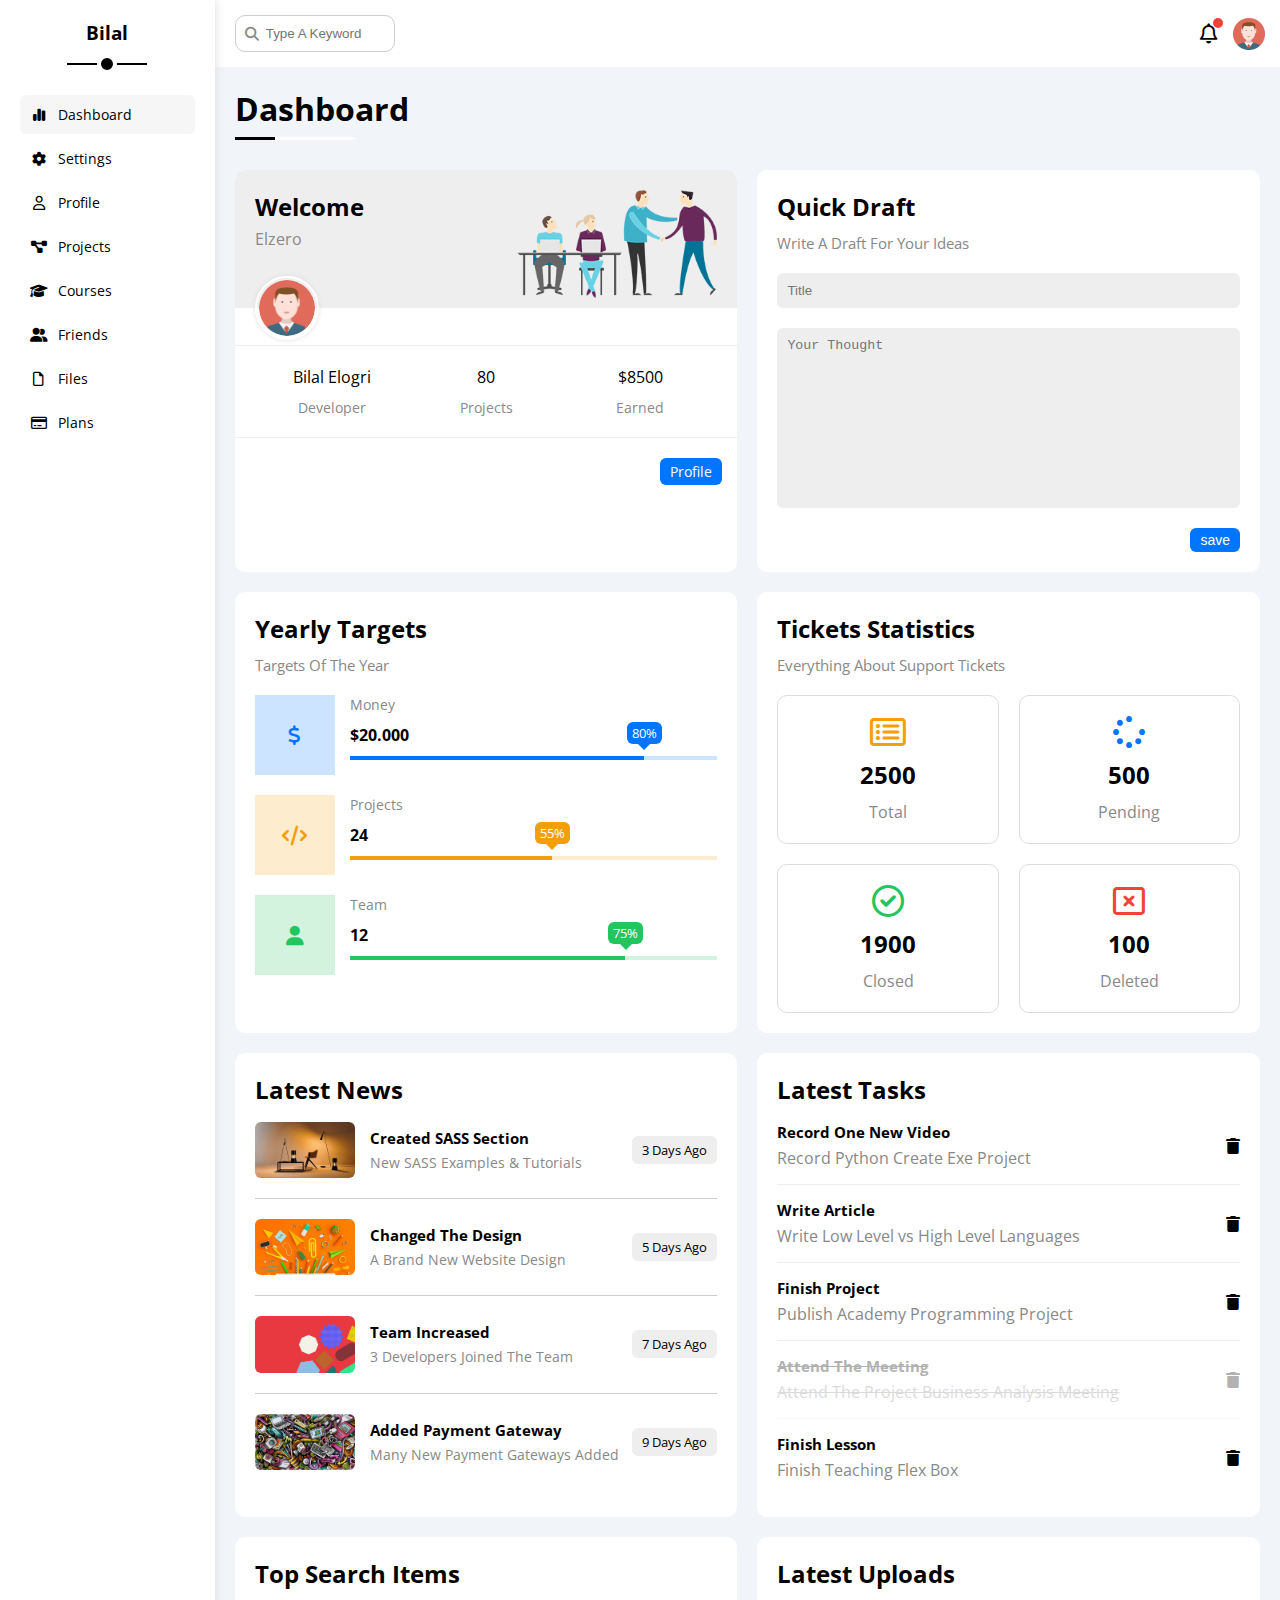
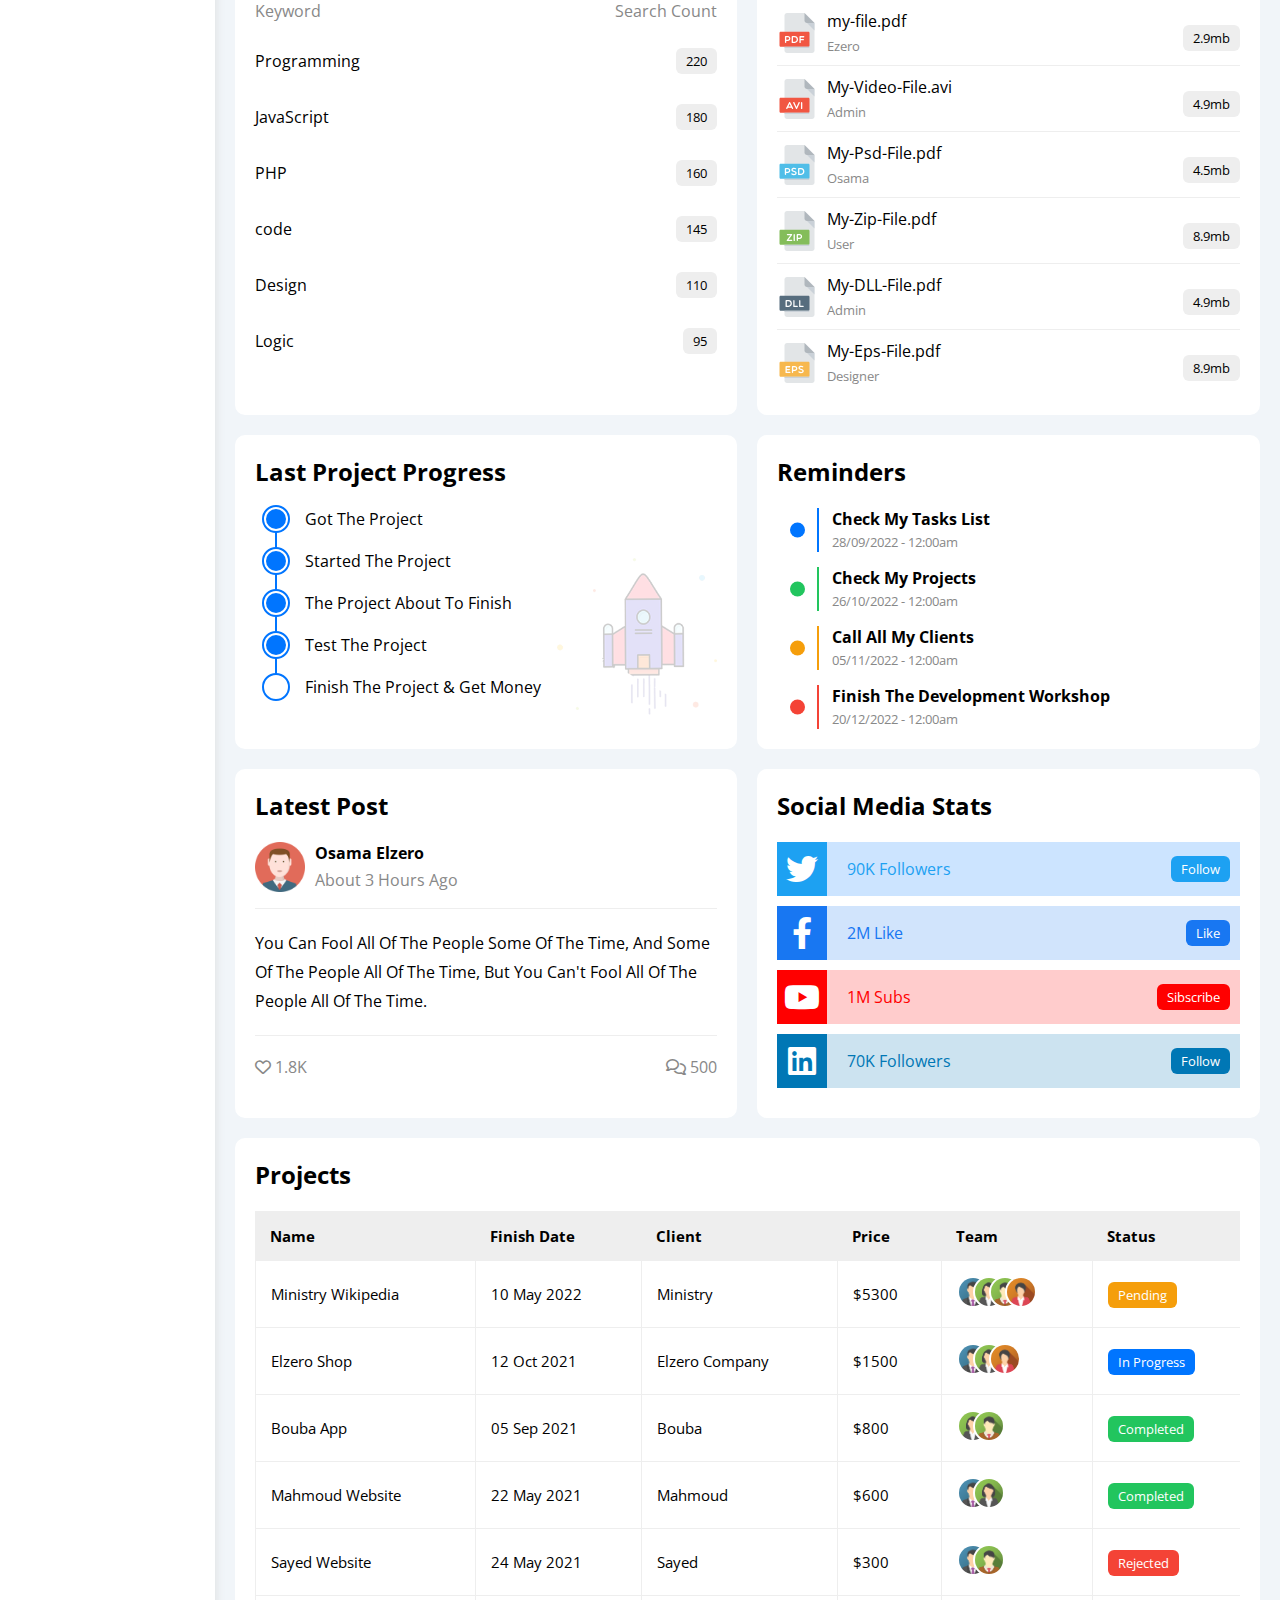
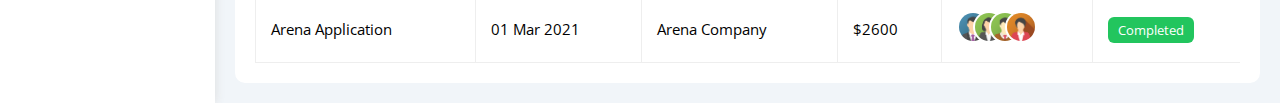
<file: index.html>
<!DOCTYPE html>
<html lang="en">
  <head>
    <meta charset="UTF-8" />
    <meta http-equiv="X-UA-Compatible" content="IE=edge" />
    <meta name="viewport" content="width=device-width, initial-scale=1.0" />
    <title>Dashboard</title>
    <link rel="stylesheet" href="css/all.min.css" />
    <link rel="stylesheet" href="css/framework.css" />
    <link rel="stylesheet" href="css/master.css" />
    <link rel="preconnect" href="https://fonts.googleapis.com" />
    <link rel="preconnect" href="https://fonts.gstatic.com" crossorigin />
    <link href="https://fonts.googleapis.com/css2?family=Open+Sans:wght@300;500&display=swap" rel="stylesheet" />
  </head>
  <body>
    <div class="page d-flex">
      <div class="sidebar bg-white p-20 p-relative">
        <h3 class="p-relative txt-c mt-0">Bilal</h3>
        <ul>
          <li>
            <a class="active d-flex align-center fs-14 c-black rad-6 p-10" href="index.html">
              <i class="fa-solid fa-chart-simple fa-fw"></i>
              <span>Dashboard</span>
            </a>
          </li>
          <li>
            <a class="d-flex align-center fs-14 c-black rad-6 p-10" href="Settings.html">
              <i class="fa-solid fa-gear fa-fw"></i>
              <span>Settings</span>
            </a>
          </li>
          <li>
            <a class="d-flex align-center fs-14 c-black rad-6 p-10" href="Profile.html">
              <i class="fa-regular fa-user fa-fw"></i>
              <span>Profile</span>
            </a>
          </li>
          <li>
            <a class="d-flex align-center fs-14 c-black rad-6 p-10" href="Projects.html">
              <i class="fa-solid fa-diagram-project fa-fw"></i>
              <span>Projects</span>
            </a>
          </li>
          <li>
            <a class="d-flex align-center fs-14 c-black rad-6 p-10" href="Courses.html">
              <i class="fa-solid fa-graduation-cap fa-fw"></i>
              <span>Courses</span>
            </a>
          </li>
          <li>
            <a class="d-flex align-center fs-14 c-black rad-6 p-10" href="Friends.html">
              <i class="fa-solid fa-user-group fa-fw"></i>
              <span>Friends</span>
            </a>
          </li>
          <li>
            <a class="d-flex align-center fs-14 c-black rad-6 p-10" href="Files.html">
              <i class="fa-regular fa-file fa-fw"></i>
              <span>Files</span>
            </a>
          </li>
          <li>
            <a class="d-flex align-center fs-14 c-black rad-6 p-10" href="Plans.html">
              <i class="fa-regular fa-credit-card fa-fw"></i>
              <span>Plans</span>
            </a>
          </li>
        </ul>
      </div>
      <div class="content w-full">
        <!-- start head  -->
        <div class="head bg-white p-15 between-flex">
          <div class="search p-relative">
            <input class="p-10" type="search" placeholder="Type A Keyword">
          </div>
          <div class="icons d-flex align-center">
            <span class="notification p-relative">
              <i class="fa-regular fa-bell fa-lg"></i>
            </span>
            <img src="imgs/avatar.png" alt="">
          </div>
        </div>
        <!-- end head  -->
        <h1 class="p-relative">Dashboard</h1>
        <div class="wrapper d-grid gap-20">
          <!-- start welcome widget -->
          <div class="welcome bg-white rad-10 txt-c-mobile block-mobile">
            <div class="intro p-20 d-flex space-between bg-eee">
              <div>
                <h2 class="m-0">Welcome</h2>
                <p class="c-grey mt-5">Elzero</p>
              </div>
              <img class="hide-mobile" src="imgs/welcome.png" alt="">
            </div>
            <img class="avatar" src="imgs/avatar.png" alt="">
            <div class="body txt-c d-flex p-20 mb-20 block-mobile">
              <div>Bilal Elogri <span class="d-block c-grey fs-14 mt-10">Developer</span></div>
              <div>80<span class="d-block c-grey fs-14 mt-10">Projects</span></div>
              <div>$8500<span class="d-block c-grey fs-14 mt-10">Earned</span></div>
            </div>
            <a href="profile.html" class="visit d-block fs-14 bg-blue c-white w-fit btn-shape">Profile</a>
          </div>
          <!-- end welcome widget -->
          <!-- start quick draft widget -->
          <div class="quick-draft p-20 bg-white rad-10">
            <h2 class="mt-0 mb-10">Quick Draft</h2>
            <p class="fs-15 c-grey mb-20 mt-0">Write A Draft For Your Ideas</p>
            <form action="">
              <input class="d-block mb-20 w-full p-10 b-none bg-eee rad-6" type="text" placeholder="Title">
              <textarea class="d-block mb-20 w-full p-10 b-none bg-eee rad-6" id="" placeholder="Your Thought"></textarea>
              <input class="save d-block fs-14 bg-blue c-white w-fit b-none btn-shape" value="save" type="submit">
            </form>
          </div>
          <!-- end quick draft widget -->
          <!-- Start Targets  -->
          <div class="targets p-20 bg-white rad-10">
            <h2 class="mt-0 mb-10">Yearly Targets</h2>
            <p class="fs-15 c-grey mb-20 mt-0">Targets Of The Year</p>
            <div class="target-row mb-20 d-flex blue">
              <div class="icon center-flex"><i class="fa-solid fa-dollar-sign fa-lg"></i></div>
              <div class="details">
                <span class="fs-14 mb-10 d-block c-grey">Money</span>
                <p class="mt-5 mb-10 fw-bold">$20.000</p>
                <div class="progress w-full p-relative">
                  <span class="blue" style="width: 80%;"><p class="w-fit c-white p-relative rad-6 blue">80%</p></span>
                </div>
              </div>
            </div>
            <div class="target-row mb-20 d-flex orange">
              <div class="icon center-flex"><i class="fa-solid fa-code fa-lg"></i></div>
              <div class="details">
                <span class="fs-14 mb-10 d-block c-grey">Projects</span>
                <p class="mt-5 mb-10 fw-bold">24</p>
                <div class="progress w-full p-relative">               
                  <span class="orange" style="width: 55%;"><p class="w-fit c-white p-relative rad-6 orange">55%</p></span>
                </div>
              </div>
            </div>
            <div class="target-row mb-20 d-flex green">
              <div class="icon center-flex"><i class="fa-solid fa-user fa-lg"></i></div>
              <div class="details">
                <span class="fs-14 mb-10 d-block c-grey">Team</span>
                <p class="mt-5 mb-10 fw-bold">12</p>
                <div class="progress w-full p-relative">                 
                  <span class="green" style="width: 75%;"><p class="w-fit c-white p-relative rad-6 green">75%</p></span>
                </div>
              </div>
            </div>
          </div>
          <!-- end Targets  -->
          <!-- start Tickets  -->
           <div class="tickets p-20 bg-white rad-10">
            <h2 class="mt-0 mb-10">Tickets Statistics</h2>
            <p class="fs-15 c-grey mb-20 mt-0">Everything About Support Tickets</p>
            <div class="holder d-flex gap-20 f-wrap">
              <div class="box txt-c p-20 rad-10">
                <i class="fa-regular fa-rectangle-list fa-2x c-orange mb-10"></i>
                <h2 class="m-0 d-block mb-10">2500</h2>
                <span class="c-grey">Total</span>
              </div>  
              <div class="box txt-c p-20 rad-10">
                <i class="fa-solid fa-spinner fa-2x mb-10 c-blue"></i>
                <h2 class="m-0 d-block mb-10">500</h2>
                <span class="c-grey">Pending</span>
              </div>  
              <div class="box txt-c p-20 rad-10">
                <i class="fa-regular fa-circle-check fa-2x mb-10 c-green"></i>
                <h2 class="m-0 d-block mb-10">1900</h2>
                <span class="c-grey">Closed</span>
              </div>  
              <div class="box txt-c p-20 rad-10">
                <i class="fa-regular fa-rectangle-xmark fa-2x mb-10 c-red"></i>
                <h2 class="m-0 d-block mb-10">100</h2>
                <span class="c-grey">Deleted</span>
              </div>  
            </div>
          </div>
          <!-- end Tickets  -->
          <!-- Start Latest News  -->
           <div class="News p-20 bg-white rad-10 txt-c-mobile">
            <h2 class="mt-0 mb-10">Latest News</h2>
            <ul>
              <li class="d-flex w-full align-center mb-20">
                <img class="rad-6" src="imgs/news-01.png" alt="">
                <div class="info d-block">
                  <h3 class="fs-15 m-0">Created SASS Section</h3>
                  <p class="c-grey fs-14 m-0 mt-5">New SASS Examples & Tutorials</p>
                </div>
                <span class="bg-eee rad-6 fs-13 w-fit">3 Days Ago</span>
              </li>
              <li class="d-flex w-full align-center mb-20">
                <img class="rad-6" src="imgs/news-02.png" alt="">
                <div class="info d-block">
                  <h3 class="fs-15 m-0">Changed The Design</h3>
                  <p class="c-grey fs-14 m-0 mt-5">A Brand New Website Design</p>
                </div>
                <span class="bg-eee rad-6 fs-13 w-fit">5 Days Ago</span>
              </li>
              <li class="d-flex w-full align-center mb-20">
                <img class="rad-6" src="imgs/news-03.png" alt="">
                <div class="info d-block">
                  <h3 class="fs-15 m-0">Team Increased</h3>
                  <p class="c-grey fs-14 m-0 mt-5">3 Developers Joined The Team</p>
                </div>
                <span class="bg-eee rad-6 fs-13 w-fit">7 Days Ago</span>
              </li>
              <li class="d-flex w-full align-center mb-20">
                <img class="rad-6" src="imgs/news-04.png" alt="">
                <div class="info d-block">
                  <h3 class="fs-15 m-0">Added Payment Gateway</h3>
                  <p class="c-grey fs-14 m-0 mt-5">Many New Payment Gateways Added</p>
                </div>
                <span class="bg-eee rad-6 fs-13 w-fit">9 Days Ago</span>
              </li>
            </ul>
           </div>
          <!-- end Latest News  -->
          <!-- Start Tasks  -->
           <div class="tasks bg-white p-20 rad-10">
            <h2 class="mt-0 mb-10">Latest Tasks</h2>
            <ul>
              <li class="between-flex">
                <div class="info">
                  <h3 class="m-0 fs-15">Record One New Video</h3>
                  <span class="mt-5 d-block c-grey">Record Python Create Exe Project</span>
                </div>
                <i class="fa-solid fa-trash"></i>
              </li>
              <li class="between-flex">
                <div class="info">
                  <h3 class="m-0 fs-15">Write Article</h3>
                  <span class="mt-5 d-block c-grey">Write Low Level vs High Level Languages</span>
                </div>
                <i class="fa-solid fa-trash"></i>
              </li>
              <li class="between-flex">
                <div class="info">
                  <h3 class="m-0 fs-15">Finish Project</h3>
                  <span class="mt-5 d-block c-grey">Publish Academy Programming Project</span>
                </div>
                <i class="fa-solid fa-trash"></i>
              </li>
              <li class="active between-flex">
                <div class="info">
                  <h3 class="m-0 fs-15">Attend The Meeting</h3>
                  <span class="mt-5 d-block c-grey">Attend The Project Business Analysis Meeting</span>
                </div>
                <i class="fa-solid fa-trash"></i>
              </li>
              <li class="between-flex">
                <div class="info">
                  <h3 class="m-0 fs-15">Finish Lesson</h3>
                  <span class="mt-5 d-block c-grey">Finish Teaching Flex Box</span>
                </div>
                <i class="fa-solid fa-trash"></i>
              </li>
            </ul>
           </div>
          <!-- end Tasks  -->
           <!-- start top search items -->
            <div class="top-search bg-white p-20 rad-10">
              <h2 class="mt-0 mb-10">Top Search Items</h2>
              <div>
                <div class="c-grey between-flex mt-10">
                  <span class="d-block m-0 mb-10">Keyword</span>
                  <p class="d-block m-0 mb-10">Search Count</p>
                </div>
                <ul>
                  <li class="between-flex mb-30">
                    <p class="d-block m-0 fs-16">Programming</p>
                    <span class="d-block m-0 btn-shape bg-eee fs-13">220</span>
                  </li>
                  <li class="between-flex mb-30">
                    <p class="d-block m-0 fs-16">JavaScript</p>
                    <span class="d-block m-0 btn-shape bg-eee fs-13">180</span>
                  </li>
                  <li class="between-flex mb-30">
                    <p class="d-block m-0 fs-16">PHP</p>
                    <span class="d-block m-0 btn-shape bg-eee fs-13">160</span>
                  </li>
                  <li class="between-flex mb-30">
                    <p class="d-block m-0 fs-16">code</p>
                    <span class="d-block m-0 btn-shape bg-eee fs-13">145</span>
                  </li>
                  <li class="between-flex mb-30">
                    <p class="d-block m-0 fs-16">Design</p>
                    <span class="d-block m-0 btn-shape bg-eee fs-13">110</span>
                  </li>
                  <li class="between-flex mb-30">
                    <p class="d-block m-0 fs-16">Logic</p>
                    <span class="d-block m-0 btn-shape bg-eee fs-13">95</span>
                  </li>
                </ul>
              </div>
            </div>
           <!-- end search items -->
           <!-- Start Latest Uploads -->
            <div class="Latest-Uploads p-20 bg-white rad-10">
              <h2 class="mt-0 mb-20">Latest Uploads</h2>
              <div class="row between-flex">
                <div class="info between-flex pb-10">
                  <img class="mr-10" src="imgs/pdf.svg" alt="">
                  <div>
                    <p class="d-block m-0 fs-16">my-file.pdf</p>
                    <span class="d-block m-0 mt-5 c-grey fs-13">Ezero</span>
                  </div>
                </div>
                <div class="btn-shape bg-eee fs-13">2.9mb</div>
              </div> 
              <div class="row between-flex pt-10">
                <div class="info between-flex pb-10">
                  <img class="mr-10" src="imgs/avi.svg" alt="">
                  <div>
                    <p class="d-block m-0 fs-16">My-Video-File.avi</p>
                    <span class="d-block m-0 mt-5 c-grey fs-13">Admin</span>
                  </div>
                </div>
                <div class="btn-shape bg-eee fs-13">4.9mb</div>
              </div> 
              <div class="row between-flex pt-10">
                <div class="info between-flex pb-10">
                  <img class="mr-10" src="imgs/psd.svg" alt="">
                  <div>
                    <p class="d-block m-0 fs-16">My-Psd-File.pdf</p>
                    <span class="d-block m-0 mt-5 c-grey fs-13">Osama</span>
                  </div>
                </div>
                <div class="btn-shape bg-eee fs-13">4.5mb</div>
              </div>
              <div class="row between-flex pt-10">
                <div class="info between-flex pb-10">
                  <img class="mr-10" src="imgs/zip.svg" alt="">
                  <div>
                    <p class="d-block m-0 fs-16">My-Zip-File.pdf</p>
                    <span class="d-block m-0 mt-5 c-grey fs-13">User</span>
                  </div>
                </div>
                <div class="btn-shape bg-eee fs-13">8.9mb</div>
              </div> 
              <div class="row between-flex pt-10">
                <div class="info between-flex pb-10">
                  <img class="mr-10" src="imgs/dll.svg" alt="">
                  <div>
                    <p class="d-block m-0 fs-16">My-DLL-File.pdf</p>
                    <span class="d-block m-0 mt-5 c-grey fs-13">Admin</span>
                  </div>
                </div>
                <div class="btn-shape bg-eee fs-13">4.9mb</div>
              </div> 
              <div class="row between-flex pt-10">
                <div class="info between-flex pb-10">
                  <img class="mr-10" src="imgs/eps.svg" alt="">
                  <div>
                    <p class="d-block m-0 fs-16">My-Eps-File.pdf</p>
                    <span class="d-block m-0 mt-5 c-grey fs-13">Designer</span>
                  </div>
                </div>
                <div class="btn-shape bg-eee fs-13">8.9mb</div>
              </div> 
            </div>
           <!-- end Latest Uploads -->
           <!-- start Last Project -->
            <div class="last-project p-20 bg-white rad-10">
              <h2 class="m-0 mb-10">Last Project Progress</h2>
              <div class="content d-flex space-between p-relative">
                <ul class="m-0 mt-10">
                  <li class="fs-16 p-relative mb-20">Got The Project</li>
                  <li class="fs-16 p-relative mb-20">Started The Project</li>
                  <li class="fs-16 p-relative mb-20">The Project About To Finish</li>
                  <li class="current fs-16 p-relative mb-20">Test The Project</li>
                  <li class="empty fs-16 p-relative mb-20">Finish The Project & Get Money</li>
                </ul>
                <img class="hide-mobile" src="imgs/project.png" alt="">
              </div>
            </div>
           <!-- end Last Project -->
           <!-- Start Reminders -->
            <div class="Reminders p-20 bg-white rad-10">
              <h2 class="mt-0 mb-20">Reminders</h2>
              <ul class="m-0">
                <li class="p-relative blue">
                  <p class="fs-16 m-0 fw-bold">Check My Tasks List</p>
                  <span class="fs-13 c-grey mt-5">28/09/2022 - 12:00am</span>
                </li>
                <li class="mt-15 p-relative green">
                  <p class="fs-16 m-0 fw-bold">Check My Projects</p>
                  <span class="fs-13 c-grey mt-5">26/10/2022 - 12:00am</span>
                </li>
                <li class="mt-15 p-relative orange">
                  <p class="fs-16 m-0 fw-bold">Call All My Clients</p>
                  <span class="fs-13 c-grey mt-5">05/11/2022 - 12:00am</span>
                </li>
                <li class="mt-15 p-relative red">
                  <p class="fs-16 m-0 fw-bold">Finish The Development Workshop</p>
                  <span class="fs-13 c-grey mt-5">20/12/2022 - 12:00am</span>
                </li>
              </ul>
            </div>
           <!-- end Reminders -->
           <!-- Start Latest Post -->
            <div class="Latest-Post p-20 rad-10 bg-white">
              <h2 class="m-0 mb-20">Latest Post</h2>
              <div class="info d-flex">
                <img class="mr-10" src="imgs/avatar.png" alt="">
                <div>
                  <p class="m-0 fw-bold fs-16">Osama Elzero</p>
                  <span class="c-grey d-block mt-5 fs-16">About 3 Hours Ago</span>
                </div>
              </div>
              <p class="txt-c-mobile pt-20 pb-20 mb-20">You Can Fool All Of The People Some Of The Time, And Some Of The People All Of The Time, But You Can't Fool All Of The People All Of The Time.</p>
              <div class="d-flex space-between c-grey fs-16">
                <span><i class="fa-regular fa-heart"></i> 1.8K</span>
                <span><i class="fa-regular fa-comments"></i> 500</span>
              </div>
            </div>
           <!-- end Latest Post -->
            <!-- start Social Media -->
             <div class="Social-Media rad-10 bg-white p-20">
              <h2 class="m-0 mb-20">Social Media Stats</h2>
              <ul class="m-0">
                <li class="between-flex twitter mb-10 p-relative">
                  <i class="fa-brands fa-twitter fa-2x center-flex c-white"></i>
                  <p>90K Followers</p>
                  <a href="#" class="btn-shape c-white fs-13 mr-10">Follow</a>
                </li>
                <li class="between-flex facebook p-relative mb-10">
                  <i class="fa-brands fa-facebook-f fa-2x fa-2x center-flex c-white"></i>
                  <p>2M Like</p>
                  <a href="#" class="btn-shape c-white fs-13 mr-10">Like</a>
                </li>
                <li class="between-flex youtube p-relative mb-10">
                  <i class="fa-brands fa-youtube fa-2x center-flex c-white"></i>
                  <p>1M Subs</p>
                  <a href="#" class="btn-shape c-white fs-13 mr-10">Sibscribe</a>
                </li>
                <li class="between-flex linkedin p-relative mb-10">
                  <i class="fa-brands fa-linkedin fa-2x center-flex c-white"></i>
                  <p>70K Followers</p>
                  <a href="#" class="btn-shape c-white fs-13 mr-10">Follow</a>
                </li>
              </ul>
             </div>
            <!-- end Social Media -->
        </div>
        <!-- Start Projects Table -->
         <div class="projects-table m-20 bg-white p-20 rad-10">
          <h2 class="mt-0 mb-20">Projects</h2>
          <div class="responsive-table">
            <table  class="w-full fs-15">
              <thead>
                <tr>
                  <td>Name</td>
                  <td>Finish Date</td>
                  <td>Client</td>
                  <td>Price</td>
                  <td>Team</td>
                  <td>Status</td>
                </tr>
              </thead>
              <tbody>
                <tr>
                  <td>Ministry Wikipedia</td>
                  <td>10 May 2022</td>
                  <td>Ministry</td>
                  <td>$5300</td>
                  <td>
                    <img src="imgs/team-01.png" alt="">
                    <img src="imgs/team-02.png" alt="">
                    <img src="imgs/team-03.png" alt="">
                    <img src="imgs/team-04.png" alt="">
                  </td>
                  <td>
                    <span class="bg-orange btn-shape fs-13 c-white">Pending</span>
                  </td>
                </tr>
                <tr>
                  <td>Elzero Shop</td>
                  <td>12 Oct 2021</td>
                  <td>Elzero Company</td>
                  <td>$1500</td>
                  <td>
                    <img src="imgs/team-01.png" alt="">
                    <img src="imgs/team-02.png" alt="">
                    <img src="imgs/team-04.png" alt="">
                  </td>
                  <td>
                    <span class="bg-blue btn-shape fs-13 c-white">In Progress</span>
                  </td>
                </tr>
                <tr>
                  <td>Bouba App</td>
                  <td>05 Sep 2021</td>
                  <td>Bouba</td>
                  <td>$800</td>
                  <td>
                    <img src="imgs/team-02.png" alt="">
                    <img src="imgs/team-03.png" alt="">
                  </td>
                  <td>
                    <span class="bg-green btn-shape fs-13 c-white">Completed</span>
                  </td>
                </tr>
                <tr>
                  <td>Mahmoud Website</td>
                  <td>22 May 2021</td>
                  <td>Mahmoud</td>
                  <td>$600</td>
                  <td>
                    <img src="imgs/team-01.png" alt="">
                    <img src="imgs/team-02.png" alt="">
                  </td>
                  <td>
                    <span class="bg-green btn-shape fs-13 c-white">Completed</span>
                  </td>
                </tr>
                <tr>
                  <td>Sayed Website</td>
                  <td>24 May 2021</td>
                  <td>Sayed</td>
                  <td>$300</td>
                  <td>
                    <img src="imgs/team-01.png" alt="">
                    <img src="imgs/team-03.png" alt="">
                  </td>
                  <td>
                    <span class="bg-red btn-shape fs-13 c-white">Rejected</span>
                  </td>
                </tr>
                <tr>
                  <td>Arena Application</td>
                  <td>01 Mar 2021</td>
                  <td>Arena Company</td>
                  <td>$2600</td>
                  <td>
                    <img src="imgs/team-01.png" alt="">
                    <img src="imgs/team-02.png" alt="">
                    <img src="imgs/team-03.png" alt="">
                    <img src="imgs/team-04.png" alt="">
                  </td>
                  <td>
                    <span class="bg-green btn-shape fs-13 c-white">Completed</span>
                  </td>
                </tr>
              </tbody>
            </table>
          </div>
         </div>
        <!-- end Projects Table -->
      </div>
    </div>
  </body>
</html>
</file>
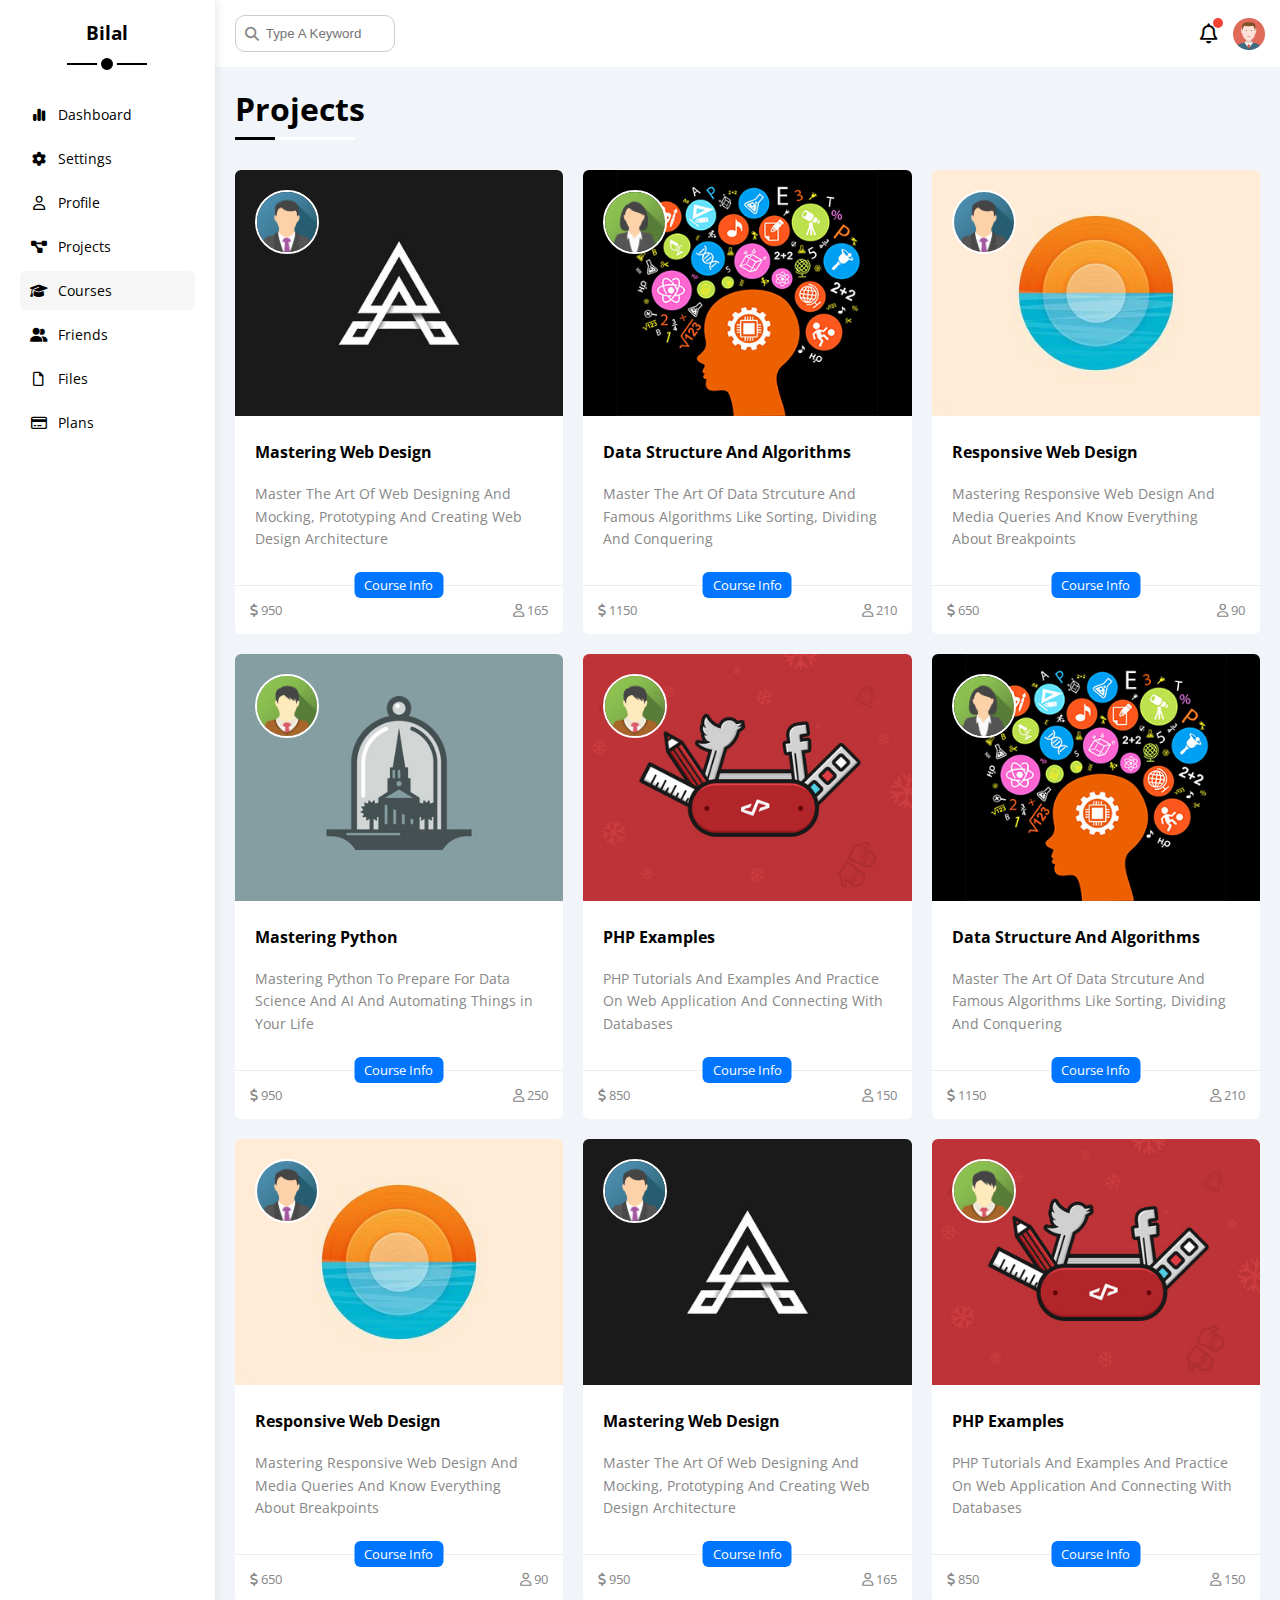
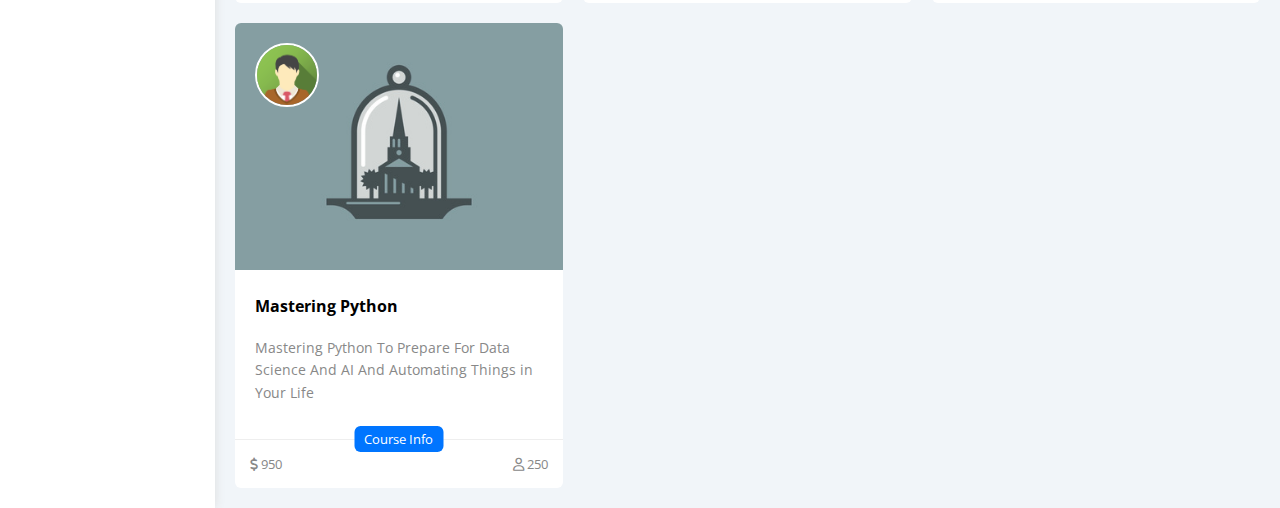
<file: Courses.html>
<!DOCTYPE html>
<html lang="en">
  <head>
    <meta charset="UTF-8" />
    <meta http-equiv="X-UA-Compatible" content="IE=edge" />
    <meta name="viewport" content="width=device-width, initial-scale=1.0" />
    <title>Settings</title>
    <link rel="stylesheet" href="css/all.min.css" />
    <link rel="stylesheet" href="css/framework.css" />
    <link rel="stylesheet" href="css/master.css" />
    <link rel="preconnect" href="https://fonts.googleapis.com" />
    <link rel="preconnect" href="https://fonts.gstatic.com" crossorigin />
    <link href="https://fonts.googleapis.com/css2?family=Open+Sans:wght@300;500&display=swap" rel="stylesheet" />
  </head>
  <body>
    <div class="page d-flex">
      <div class="sidebar bg-white p-20 p-relative">
        <h3 class="p-relative txt-c mt-0">Bilal</h3>
        <ul>
          <li>
            <a class="d-flex align-center fs-14 c-black rad-6 p-10" href="index.html">
              <i class="fa-solid fa-chart-simple fa-fw"></i>
              <span>Dashboard</span>
            </a>
          </li>
          <li>
            <a class="d-flex align-center fs-14 c-black rad-6 p-10" href="Settings.html">
              <i class="fa-solid fa-gear fa-fw"></i>
              <span>Settings</span>
            </a>
          </li>
          <li>
            <a class="d-flex align-center fs-14 c-black rad-6 p-10" href="Profile.html">
              <i class="fa-regular fa-user fa-fw"></i>
              <span>Profile</span>
            </a>
          </li>
          <li>
            <a class="d-flex align-center fs-14 c-black rad-6 p-10" href="Projects.html">
              <i class="fa-solid fa-diagram-project fa-fw"></i>
              <span>Projects</span>
            </a>
          </li>
          <li>
            <a class="active d-flex align-center fs-14 c-black rad-6 p-10" href="Courses.html">
              <i class="fa-solid fa-graduation-cap fa-fw"></i>
              <span>Courses</span>
            </a>
          </li>
          <li>
            <a class="d-flex align-center fs-14 c-black rad-6 p-10" href="Friends.html">
              <i class="fa-solid fa-user-group fa-fw"></i>
              <span>Friends</span>
            </a>
          </li>
          <li>
            <a class="d-flex align-center fs-14 c-black rad-6 p-10" href="Files.html">
              <i class="fa-regular fa-file fa-fw"></i>
              <span>Files</span>
            </a>
          </li>
          <li>
            <a class="d-flex align-center fs-14 c-black rad-6 p-10" href="Plans.html">
              <i class="fa-regular fa-credit-card fa-fw"></i>
              <span>Plans</span>
            </a>
          </li>
        </ul>
      </div>
      <div class="content w-full">
        <!-- start head  -->
        <div class="head bg-white p-15 between-flex">
          <div class="search p-relative">
            <input class="p-10" type="search" placeholder="Type A Keyword">
          </div>
          <div class="icons d-flex align-center">
            <span class="notification p-relative">
              <i class="fa-regular fa-bell fa-lg"></i>
            </span>
            <img src="imgs/avatar.png" alt="">
          </div>
        </div>
        <!-- end head  -->
        <h1 class="p-relative">Projects</h1>
        <div class="courses-page mb-20 d-grid gap-20 m-20">
            <div class="course bg-white rad-6 p-relative">
                <img src="imgs/course-01.jpg" alt="">
                <img class="avatar" src="imgs/team-01.png" alt="">
                <div class="p-20 p-relative">
                    <h3 class="m-0 mb-20">Mastering Web Design</h3>
                    <p class="c-grey fs-14 m-0 mb-15">Master The Art Of Web Designing And Mocking, Prototyping And Creating Web Design Architecture</p>    
                    <div class="course-info btn-shape bg-blue c-white fs-13">Course Info</div>
                </div>
                <div class="course-data between-flex p-15">
                    <span class="c-grey fs-13"><i class="fa-solid fa-dollar-sign c-grey"></i> 950</span>
                    <span class="c-grey fs-13"><i class="fa-regular fa-user c-grey"></i> 165</span>
                </div>
            </div>
            <div class="course bg-white rad-6 p-relative">
                <img src="imgs/course-02.jpg" alt="">
                <img class="avatar" src="imgs/team-02.png" alt="">
                <div class="p-20 p-relative">
                    <h3 class="m-0 mb-20">Data Structure And Algorithms</h3>
                    <p class="c-grey fs-14 m-0 mb-15">Master The Art Of Data Strcuture And Famous Algorithms Like Sorting, Dividing And Conquering</p>    
                    <div class="course-info btn-shape bg-blue c-white fs-13">Course Info</div>
                </div>
                <div class="course-data between-flex p-15">
                    <span class="c-grey fs-13"><i class="fa-solid fa-dollar-sign c-grey"></i> 1150</span>
                    <span class="c-grey fs-13"><i class="fa-regular fa-user c-grey"></i> 210</span>
                </div>
            </div>
            <div class="course bg-white rad-6 p-relative">
                <img src="imgs/course-03.jpg" alt="">
                <img class="avatar" src="imgs/team-01.png" alt="">
                <div class="p-20 p-relative">
                    <h3 class="m-0 mb-20">Responsive Web Design</h3>
                    <p class="c-grey fs-14 m-0 mb-15">Mastering Responsive Web Design And Media Queries And Know Everything About Breakpoints</p>    
                    <div class="course-info btn-shape bg-blue c-white fs-13">Course Info</div>
                </div>
                <div class="course-data between-flex p-15">
                    <span class="c-grey fs-13"><i class="fa-solid fa-dollar-sign c-grey"></i> 650</span>
                    <span class="c-grey fs-13"><i class="fa-regular fa-user c-grey"></i> 90</span>
                </div>
            </div>
            <div class="course bg-white rad-6 p-relative">
                <img src="imgs/course-04.jpg" alt="">
                <img class="avatar" src="imgs/team-03.png" alt="">
                <div class="p-20 p-relative">
                    <h3 class="m-0 mb-20">Mastering Python</h3>
                    <p class="c-grey fs-14 m-0 mb-15">Mastering Python To Prepare For Data Science And AI And Automating Things in Your Life</p>    
                    <div class="course-info btn-shape bg-blue c-white fs-13">Course Info</div>
                </div>
                <div class="course-data between-flex p-15">
                    <span class="c-grey fs-13"><i class="fa-solid fa-dollar-sign c-grey"></i> 950</span>
                    <span class="c-grey fs-13"><i class="fa-regular fa-user c-grey"></i> 250</span>
                </div>
            </div>
            <div class="course bg-white rad-6 p-relative">
                <img src="imgs/course-05.jpg" alt="">
                <img class="avatar" src="imgs/team-03.png" alt="">
                <div class="p-20 p-relative">
                    <h3 class="m-0 mb-20">PHP Examples</h3>
                    <p class="c-grey fs-14 m-0 mb-15">PHP Tutorials And Examples And Practice On Web Application And Connecting With Databases</p>    
                    <div class="course-info btn-shape bg-blue c-white fs-13">Course Info</div>
                </div>
                <div class="course-data between-flex p-15">
                    <span class="c-grey fs-13"><i class="fa-solid fa-dollar-sign c-grey"></i> 850</span>
                    <span class="c-grey fs-13"><i class="fa-regular fa-user c-grey"></i> 150</span>
                </div>
            </div>
            <div class="course bg-white rad-6 p-relative">
                <img src="imgs/course-02.jpg" alt="">
                <img class="avatar" src="imgs/team-02.png" alt="">
                <div class="p-20 p-relative">
                    <h3 class="m-0 mb-20">Data Structure And Algorithms</h3>
                    <p class="c-grey fs-14 m-0 mb-15">Master The Art Of Data Strcuture And Famous Algorithms Like Sorting, Dividing And Conquering</p>    
                    <div class="course-info btn-shape bg-blue c-white fs-13">Course Info</div>
                </div>
                <div class="course-data between-flex p-15">
                    <span class="c-grey fs-13"><i class="fa-solid fa-dollar-sign c-grey"></i> 1150</span>
                    <span class="c-grey fs-13"><i class="fa-regular fa-user c-grey"></i> 210</span>
                </div>
            </div>
            <div class="course bg-white rad-6 p-relative">
                <img src="imgs/course-03.jpg" alt="">
                <img class="avatar" src="imgs/team-01.png" alt="">
                <div class="p-20 p-relative">
                    <h3 class="m-0 mb-20">Responsive Web Design</h3>
                    <p class="c-grey fs-14 m-0 mb-15">Mastering Responsive Web Design And Media Queries And Know Everything About Breakpoints</p>    
                    <div class="course-info btn-shape bg-blue c-white fs-13">Course Info</div>
                </div>
                <div class="course-data between-flex p-15">
                    <span class="c-grey fs-13"><i class="fa-solid fa-dollar-sign c-grey"></i> 650</span>
                    <span class="c-grey fs-13"><i class="fa-regular fa-user c-grey"></i> 90</span>
                </div>
            </div>
            <div class="course bg-white rad-6 p-relative">
                <img src="imgs/course-01.jpg" alt="">
                <img class="avatar" src="imgs/team-01.png" alt="">
                <div class="p-20 p-relative">
                    <h3 class="m-0 mb-20">Mastering Web Design</h3>
                    <p class="c-grey fs-14 m-0 mb-15">Master The Art Of Web Designing And Mocking, Prototyping And Creating Web Design Architecture</p>    
                    <div class="course-info btn-shape bg-blue c-white fs-13">Course Info</div>
                </div>
                <div class="course-data between-flex p-15">
                    <span class="c-grey fs-13"><i class="fa-solid fa-dollar-sign c-grey"></i> 950</span>
                    <span class="c-grey fs-13"><i class="fa-regular fa-user c-grey"></i> 165</span>
                </div>
            </div>
            <div class="course bg-white rad-6 p-relative">
                <img src="imgs/course-05.jpg" alt="">
                <img class="avatar" src="imgs/team-03.png" alt="">
                <div class="p-20 p-relative">
                    <h3 class="m-0 mb-20">PHP Examples</h3>
                    <p class="c-grey fs-14 m-0 mb-15">PHP Tutorials And Examples And Practice On Web Application And Connecting With Databases</p>    
                    <div class="course-info btn-shape bg-blue c-white fs-13">Course Info</div>
                </div>
                <div class="course-data between-flex p-15">
                    <span class="c-grey fs-13"><i class="fa-solid fa-dollar-sign c-grey"></i> 850</span>
                    <span class="c-grey fs-13"><i class="fa-regular fa-user c-grey"></i> 150</span>
                </div>
            </div>
            <div class="course bg-white rad-6 p-relative">
                <img src="imgs/course-04.jpg" alt="">
                <img class="avatar" src="imgs/team-03.png" alt="">
                <div class="p-20 p-relative">
                    <h3 class="m-0 mb-20">Mastering Python</h3>
                    <p class="c-grey fs-14 m-0 mb-15">Mastering Python To Prepare For Data Science And AI And Automating Things in Your Life</p>    
                    <div class="course-info btn-shape bg-blue c-white fs-13">Course Info</div>
                </div>
                <div class="course-data between-flex p-15">
                    <span class="c-grey fs-13"><i class="fa-solid fa-dollar-sign c-grey"></i> 950</span>
                    <span class="c-grey fs-13"><i class="fa-regular fa-user c-grey"></i> 250</span>
                </div>
            </div>

        </div>
    </div>
    </div>
  </body>
</html>
</file>
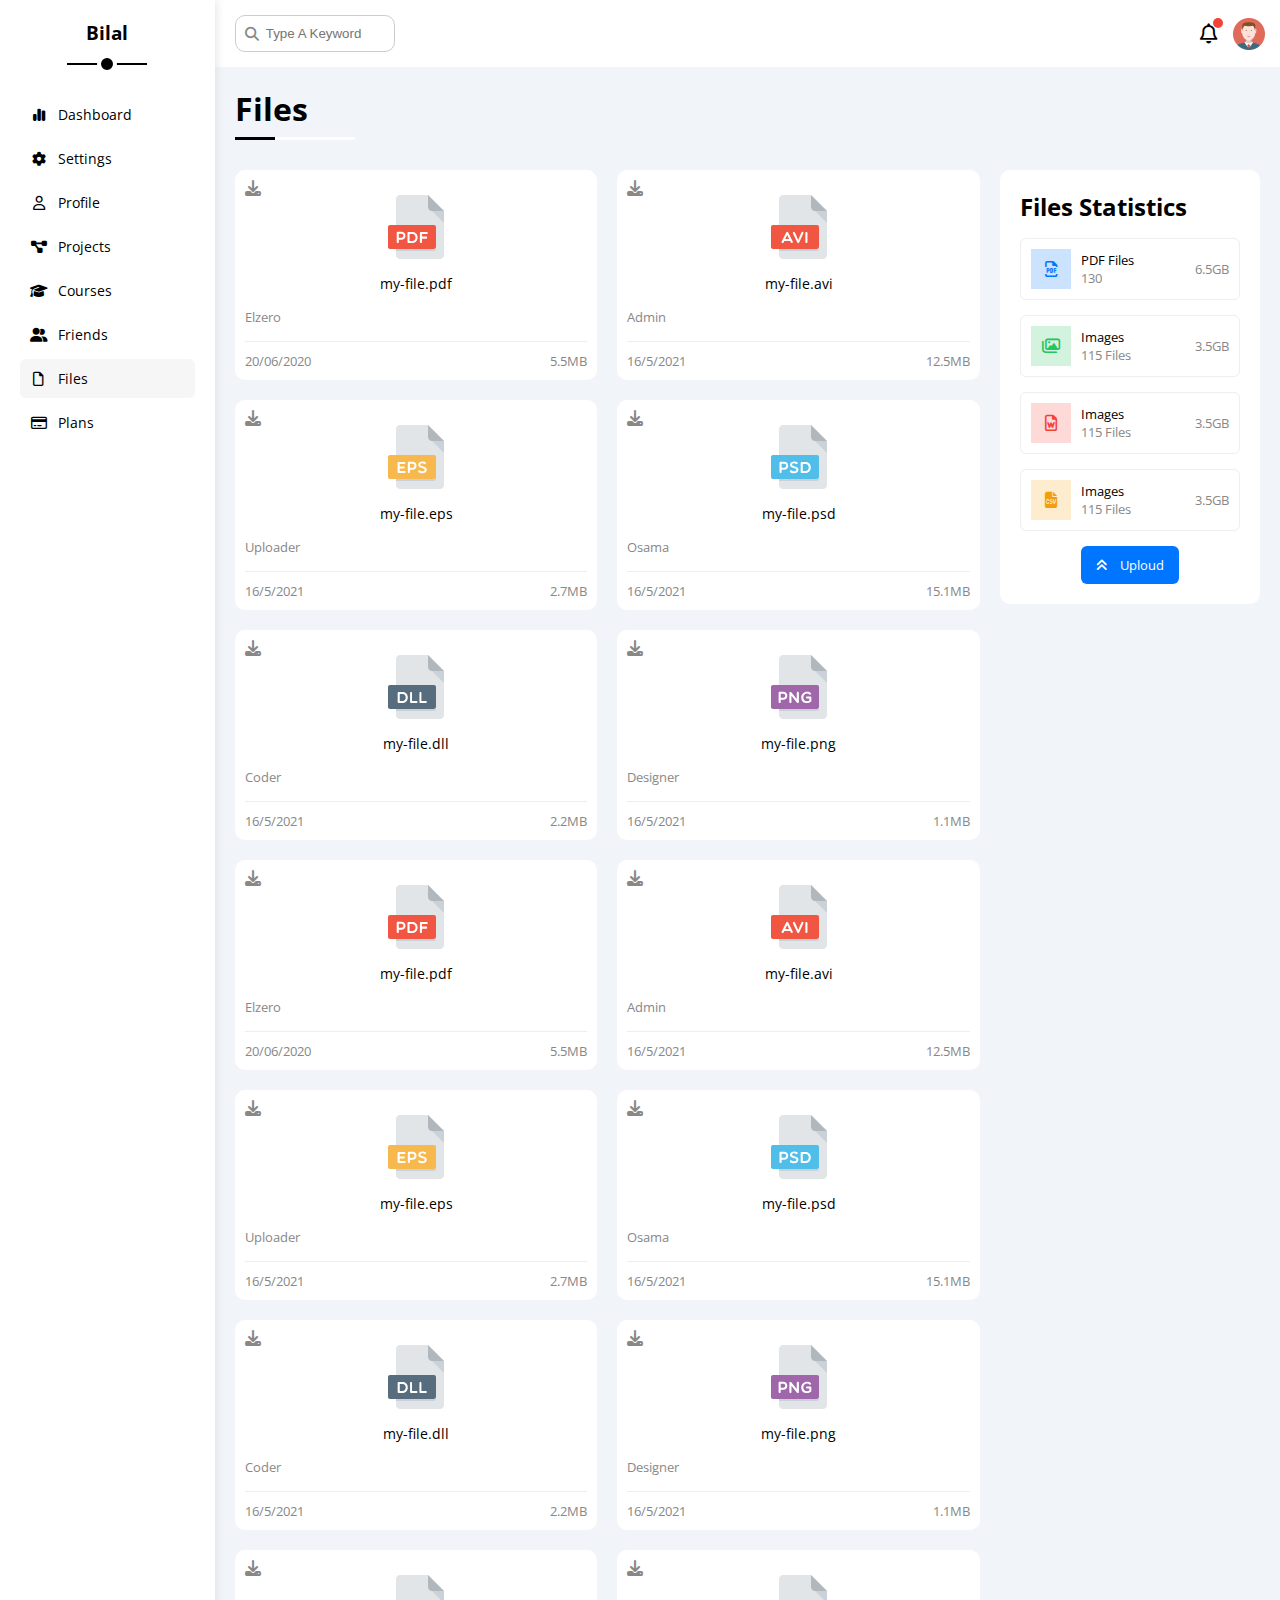
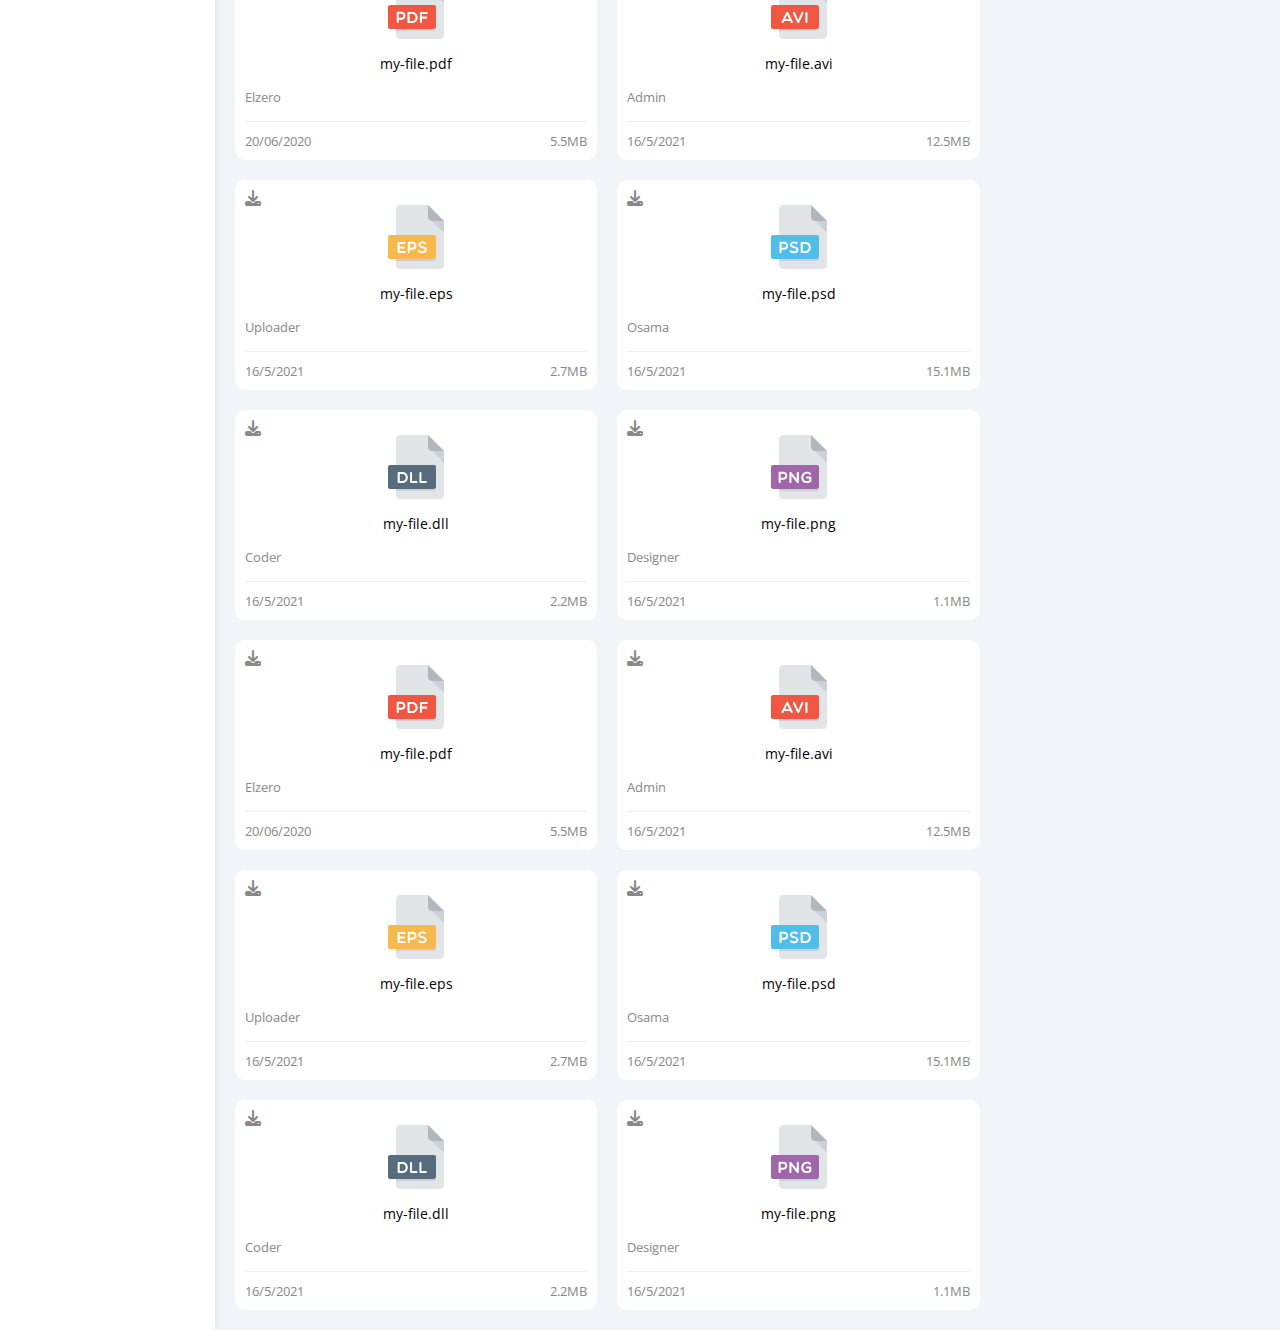
<file: Files.html>
<!DOCTYPE html>
<html lang="en">
  <head>
    <meta charset="UTF-8" />
    <meta http-equiv="X-UA-Compatible" content="IE=edge" />
    <meta name="viewport" content="width=device-width, initial-scale=1.0" />
    <title>Settings</title>
    <link rel="stylesheet" href="css/all.min.css" />
    <link rel="stylesheet" href="css/framework.css" />
    <link rel="stylesheet" href="css/master.css" />
    <link rel="preconnect" href="https://fonts.googleapis.com" />
    <link rel="preconnect" href="https://fonts.gstatic.com" crossorigin />
    <link href="https://fonts.googleapis.com/css2?family=Open+Sans:wght@300;500&display=swap" rel="stylesheet" />
  </head>
  <body>
    <div class="page d-flex">
      <div class="sidebar bg-white p-20 p-relative">
        <h3 class="p-relative txt-c mt-0">Bilal</h3>
        <ul>
          <li>
            <a class="d-flex align-center fs-14 c-black rad-6 p-10" href="index.html">
              <i class="fa-solid fa-chart-simple fa-fw"></i>
              <span>Dashboard</span>
            </a>
          </li>
          <li>
            <a class="d-flex align-center fs-14 c-black rad-6 p-10" href="Settings.html">
              <i class="fa-solid fa-gear fa-fw"></i>
              <span>Settings</span>
            </a>
          </li>
          <li>
            <a class="d-flex align-center fs-14 c-black rad-6 p-10" href="Profile.html">
              <i class="fa-regular fa-user fa-fw"></i>
              <span>Profile</span>
            </a>
          </li>
          <li>
            <a class="d-flex align-center fs-14 c-black rad-6 p-10" href="Projects.html">
              <i class="fa-solid fa-diagram-project fa-fw"></i>
              <span>Projects</span>
            </a>
          </li>
          <li>
            <a class="d-flex align-center fs-14 c-black rad-6 p-10" href="Courses.html">
              <i class="fa-solid fa-graduation-cap fa-fw"></i>
              <span>Courses</span>
            </a>
          </li>
          <li>
            <a class="d-flex align-center fs-14 c-black rad-6 p-10" href="Friends.html">
              <i class="fa-solid fa-user-group fa-fw"></i>
              <span>Friends</span>
            </a>
          </li>
          <li>
            <a class="active d-flex align-center fs-14 c-black rad-6 p-10" href="Files.html">
              <i class="fa-regular fa-file fa-fw"></i>
              <span>Files</span>
            </a>
          </li>
          <li>
            <a class="d-flex align-center fs-14 c-black rad-6 p-10" href="Plans.html">
              <i class="fa-regular fa-credit-card fa-fw"></i>
              <span>Plans</span>
            </a>
          </li>
        </ul>
      </div>
      <div class="content w-full">
        <!-- start head  -->
        <div class="head bg-white p-15 between-flex">
          <div class="search p-relative">
            <input class="p-10" type="search" placeholder="Type A Keyword">
          </div>
          <div class="icons d-flex align-center">
            <span class="notification p-relative">
              <i class="fa-regular fa-bell fa-lg"></i>
            </span>
            <img src="imgs/avatar.png" alt="">
          </div>
        </div>
        <!-- end head  -->
        <h1 class="p-relative">Files</h1>
        <div class="files-page d-flex gap-20 mr-20 ml-20">
            <div class="part-one d-grid gap-20 mb-20">
                <div class="file bg-white rad-10 p-10 p-relative">
                    <i class="fa-solid fa-download c-grey p-absolute"></i>
                    <img class="mt-15 mb-15" src="imgs/pdf.svg" alt="">
                    <p class="m-0 fs-14 txt-c mb-10">my-file.pdf</p>
                    <span class="c-grey fs-13 mb-15 mt-15 d-block">Elzero</span>
                    <div class="info between-flex pt-10">
                        <span class="c-grey fs-13">20/06/2020</span>
                        <span class="c-grey fs-13">5.5MB</span>
                    </div>
                </div>
                <div class="file bg-white rad-10 p-10 p-relative">
                    <i class="fa-solid fa-download c-grey p-absolute"></i>
                    <img class="mt-15 mb-15" src="imgs/avi.svg" alt="">
                    <p class="m-0 fs-14 txt-c mb-10">my-file.avi</p>
                    <span class="c-grey fs-13 mb-15 mt-15 d-block">Admin</span>
                    <div class="info between-flex pt-10">
                        <span class="c-grey fs-13">16/5/2021</span>
                        <span class="c-grey fs-13">12.5MB</span>
                    </div>
                </div>
                <div class="file bg-white rad-10 p-10 p-relative">
                    <i class="fa-solid fa-download c-grey p-absolute"></i>
                    <img class="mt-15 mb-15" src="imgs/eps.svg" alt="">
                    <p class="m-0 fs-14 txt-c mb-10">my-file.eps</p>
                    <span class="c-grey fs-13 mb-15 mt-15 d-block">Uploader</span>
                    <div class="info between-flex pt-10">
                        <span class="c-grey fs-13">16/5/2021</span>
                        <span class="c-grey fs-13">2.7MB</span>
                    </div>
                </div>
                <div class="file bg-white rad-10 p-10 p-relative">
                    <i class="fa-solid fa-download c-grey p-absolute"></i>
                    <img class="mt-15 mb-15" src="imgs/psd.svg" alt="">
                    <p class="m-0 fs-14 txt-c mb-10">my-file.psd</p>
                    <span class="c-grey fs-13 mb-15 mt-15 d-block">Osama</span>
                    <div class="info between-flex pt-10">
                        <span class="c-grey fs-13">16/5/2021</span>
                        <span class="c-grey fs-13">15.1MB</span>
                    </div>
                </div>
                <div class="file bg-white rad-10 p-10 p-relative">
                    <i class="fa-solid fa-download c-grey p-absolute"></i>
                    <img class="mt-15 mb-15" src="imgs/dll.svg" alt="">
                    <p class="m-0 fs-14 txt-c mb-10">my-file.dll</p>
                    <span class="c-grey fs-13 mb-15 mt-15 d-block">Coder</span>
                    <div class="info between-flex pt-10">
                        <span class="c-grey fs-13">16/5/2021</span>
                        <span class="c-grey fs-13">2.2MB</span>
                    </div>
                </div>
                <div class="file bg-white rad-10 p-10 p-relative">
                    <i class="fa-solid fa-download c-grey p-absolute"></i>
                    <img class="mt-15 mb-15" src="imgs/png.svg" alt="">
                    <p class="m-0 fs-14 txt-c mb-10">my-file.png</p>
                    <span class="c-grey fs-13 mb-15 mt-15 d-block">Designer</span>
                    <div class="info between-flex pt-10">
                        <span class="c-grey fs-13">16/5/2021</span>
                        <span class="c-grey fs-13">1.1MB</span>
                    </div>
                </div>
                <div class="file bg-white rad-10 p-10 p-relative">
                    <i class="fa-solid fa-download c-grey p-absolute"></i>
                    <img class="mt-15 mb-15" src="imgs/pdf.svg" alt="">
                    <p class="m-0 fs-14 txt-c mb-10">my-file.pdf</p>
                    <span class="c-grey fs-13 mb-15 mt-15 d-block">Elzero</span>
                    <div class="info between-flex pt-10">
                        <span class="c-grey fs-13">20/06/2020</span>
                        <span class="c-grey fs-13">5.5MB</span>
                    </div>
                </div>
                <div class="file bg-white rad-10 p-10 p-relative">
                    <i class="fa-solid fa-download c-grey p-absolute"></i>
                    <img class="mt-15 mb-15" src="imgs/avi.svg" alt="">
                    <p class="m-0 fs-14 txt-c mb-10">my-file.avi</p>
                    <span class="c-grey fs-13 mb-15 mt-15 d-block">Admin</span>
                    <div class="info between-flex pt-10">
                        <span class="c-grey fs-13">16/5/2021</span>
                        <span class="c-grey fs-13">12.5MB</span>
                    </div>
                </div>
                <div class="file bg-white rad-10 p-10 p-relative">
                    <i class="fa-solid fa-download c-grey p-absolute"></i>
                    <img class="mt-15 mb-15" src="imgs/eps.svg" alt="">
                    <p class="m-0 fs-14 txt-c mb-10">my-file.eps</p>
                    <span class="c-grey fs-13 mb-15 mt-15 d-block">Uploader</span>
                    <div class="info between-flex pt-10">
                        <span class="c-grey fs-13">16/5/2021</span>
                        <span class="c-grey fs-13">2.7MB</span>
                    </div>
                </div>
                <div class="file bg-white rad-10 p-10 p-relative">
                    <i class="fa-solid fa-download c-grey p-absolute"></i>
                    <img class="mt-15 mb-15" src="imgs/psd.svg" alt="">
                    <p class="m-0 fs-14 txt-c mb-10">my-file.psd</p>
                    <span class="c-grey fs-13 mb-15 mt-15 d-block">Osama</span>
                    <div class="info between-flex pt-10">
                        <span class="c-grey fs-13">16/5/2021</span>
                        <span class="c-grey fs-13">15.1MB</span>
                    </div>
                </div>
                <div class="file bg-white rad-10 p-10 p-relative">
                    <i class="fa-solid fa-download c-grey p-absolute"></i>
                    <img class="mt-15 mb-15" src="imgs/dll.svg" alt="">
                    <p class="m-0 fs-14 txt-c mb-10">my-file.dll</p>
                    <span class="c-grey fs-13 mb-15 mt-15 d-block">Coder</span>
                    <div class="info between-flex pt-10">
                        <span class="c-grey fs-13">16/5/2021</span>
                        <span class="c-grey fs-13">2.2MB</span>
                    </div>
                </div>
                <div class="file bg-white rad-10 p-10 p-relative">
                    <i class="fa-solid fa-download c-grey p-absolute"></i>
                    <img class="mt-15 mb-15" src="imgs/png.svg" alt="">
                    <p class="m-0 fs-14 txt-c mb-10">my-file.png</p>
                    <span class="c-grey fs-13 mb-15 mt-15 d-block">Designer</span>
                    <div class="info between-flex pt-10">
                        <span class="c-grey fs-13">16/5/2021</span>
                        <span class="c-grey fs-13">1.1MB</span>
                    </div>
                </div>
                <div class="file bg-white rad-10 p-10 p-relative">
                    <i class="fa-solid fa-download c-grey p-absolute"></i>
                    <img class="mt-15 mb-15" src="imgs/pdf.svg" alt="">
                    <p class="m-0 fs-14 txt-c mb-10">my-file.pdf</p>
                    <span class="c-grey fs-13 mb-15 mt-15 d-block">Elzero</span>
                    <div class="info between-flex pt-10">
                        <span class="c-grey fs-13">20/06/2020</span>
                        <span class="c-grey fs-13">5.5MB</span>
                    </div>
                </div>
                <div class="file bg-white rad-10 p-10 p-relative">
                    <i class="fa-solid fa-download c-grey p-absolute"></i>
                    <img class="mt-15 mb-15" src="imgs/avi.svg" alt="">
                    <p class="m-0 fs-14 txt-c mb-10">my-file.avi</p>
                    <span class="c-grey fs-13 mb-15 mt-15 d-block">Admin</span>
                    <div class="info between-flex pt-10">
                        <span class="c-grey fs-13">16/5/2021</span>
                        <span class="c-grey fs-13">12.5MB</span>
                    </div>
                </div>
                <div class="file bg-white rad-10 p-10 p-relative">
                    <i class="fa-solid fa-download c-grey p-absolute"></i>
                    <img class="mt-15 mb-15" src="imgs/eps.svg" alt="">
                    <p class="m-0 fs-14 txt-c mb-10">my-file.eps</p>
                    <span class="c-grey fs-13 mb-15 mt-15 d-block">Uploader</span>
                    <div class="info between-flex pt-10">
                        <span class="c-grey fs-13">16/5/2021</span>
                        <span class="c-grey fs-13">2.7MB</span>
                    </div>
                </div>
                <div class="file bg-white rad-10 p-10 p-relative">
                    <i class="fa-solid fa-download c-grey p-absolute"></i>
                    <img class="mt-15 mb-15" src="imgs/psd.svg" alt="">
                    <p class="m-0 fs-14 txt-c mb-10">my-file.psd</p>
                    <span class="c-grey fs-13 mb-15 mt-15 d-block">Osama</span>
                    <div class="info between-flex pt-10">
                        <span class="c-grey fs-13">16/5/2021</span>
                        <span class="c-grey fs-13">15.1MB</span>
                    </div>
                </div>
                <div class="file bg-white rad-10 p-10 p-relative">
                    <i class="fa-solid fa-download c-grey p-absolute"></i>
                    <img class="mt-15 mb-15" src="imgs/dll.svg" alt="">
                    <p class="m-0 fs-14 txt-c mb-10">my-file.dll</p>
                    <span class="c-grey fs-13 mb-15 mt-15 d-block">Coder</span>
                    <div class="info between-flex pt-10">
                        <span class="c-grey fs-13">16/5/2021</span>
                        <span class="c-grey fs-13">2.2MB</span>
                    </div>
                </div>
                <div class="file bg-white rad-10 p-10 p-relative">
                    <i class="fa-solid fa-download c-grey p-absolute"></i>
                    <img class="mt-15 mb-15" src="imgs/png.svg" alt="">
                    <p class="m-0 fs-14 txt-c mb-10">my-file.png</p>
                    <span class="c-grey fs-13 mb-15 mt-15 d-block">Designer</span>
                    <div class="info between-flex pt-10">
                        <span class="c-grey fs-13">16/5/2021</span>
                        <span class="c-grey fs-13">1.1MB</span>
                    </div>
                </div>
                <div class="file bg-white rad-10 p-10 p-relative">
                    <i class="fa-solid fa-download c-grey p-absolute"></i>
                    <img class="mt-15 mb-15" src="imgs/pdf.svg" alt="">
                    <p class="m-0 fs-14 txt-c mb-10">my-file.pdf</p>
                    <span class="c-grey fs-13 mb-15 mt-15 d-block">Elzero</span>
                    <div class="info between-flex pt-10">
                        <span class="c-grey fs-13">20/06/2020</span>
                        <span class="c-grey fs-13">5.5MB</span>
                    </div>
                </div>
                <div class="file bg-white rad-10 p-10 p-relative">
                    <i class="fa-solid fa-download c-grey p-absolute"></i>
                    <img class="mt-15 mb-15" src="imgs/avi.svg" alt="">
                    <p class="m-0 fs-14 txt-c mb-10">my-file.avi</p>
                    <span class="c-grey fs-13 mb-15 mt-15 d-block">Admin</span>
                    <div class="info between-flex pt-10">
                        <span class="c-grey fs-13">16/5/2021</span>
                        <span class="c-grey fs-13">12.5MB</span>
                    </div>
                </div>
                <div class="file bg-white rad-10 p-10 p-relative">
                    <i class="fa-solid fa-download c-grey p-absolute"></i>
                    <img class="mt-15 mb-15" src="imgs/eps.svg" alt="">
                    <p class="m-0 fs-14 txt-c mb-10">my-file.eps</p>
                    <span class="c-grey fs-13 mb-15 mt-15 d-block">Uploader</span>
                    <div class="info between-flex pt-10">
                        <span class="c-grey fs-13">16/5/2021</span>
                        <span class="c-grey fs-13">2.7MB</span>
                    </div>
                </div>
                <div class="file bg-white rad-10 p-10 p-relative">
                    <i class="fa-solid fa-download c-grey p-absolute"></i>
                    <img class="mt-15 mb-15" src="imgs/psd.svg" alt="">
                    <p class="m-0 fs-14 txt-c mb-10">my-file.psd</p>
                    <span class="c-grey fs-13 mb-15 mt-15 d-block">Osama</span>
                    <div class="info between-flex pt-10">
                        <span class="c-grey fs-13">16/5/2021</span>
                        <span class="c-grey fs-13">15.1MB</span>
                    </div>
                </div>
                <div class="file bg-white rad-10 p-10 p-relative">
                    <i class="fa-solid fa-download c-grey p-absolute"></i>
                    <img class="mt-15 mb-15" src="imgs/dll.svg" alt="">
                    <p class="m-0 fs-14 txt-c mb-10">my-file.dll</p>
                    <span class="c-grey fs-13 mb-15 mt-15 d-block">Coder</span>
                    <div class="info between-flex pt-10">
                        <span class="c-grey fs-13">16/5/2021</span>
                        <span class="c-grey fs-13">2.2MB</span>
                    </div>
                </div>
                <div class="file bg-white rad-10 p-10 p-relative">
                    <i class="fa-solid fa-download c-grey p-absolute"></i>
                    <img class="mt-15 mb-15" src="imgs/png.svg" alt="">
                    <p class="m-0 fs-14 txt-c mb-10">my-file.png</p>
                    <span class="c-grey fs-13 mb-15 mt-15 d-block">Designer</span>
                    <div class="info between-flex pt-10">
                        <span class="c-grey fs-13">16/5/2021</span>
                        <span class="c-grey fs-13">1.1MB</span>
                    </div>
                </div>
            </div>
            <div class="part-two bg-white rad-10 p-20">
                <h2 class="m-0 mb-15">Files Statistics</h2>
                <div class="file p-10 rad-6 d-flex fs-13 align-center mb-15 blue">
                    <i class="fa-regular fa-file-pdf fa-lg c-blue mr-10"></i>
                    <div>
                        <p class="m-0">PDF Files</p>
                        <p class="m-0 c-grey">130</p>
                    </div>
                    <span class="c-grey">6.5GB</span>
                </div>
                <div class="file p-10 rad-6 d-flex fs-13 align-center mb-15 green">
                    <i class="fa-regular fa-images fa-lg fa-lg c-green mr-10"></i>
                    <div>
                        <p class="m-0">Images</p>
                        <p class="m-0 c-grey">115 Files
                        </p>
                    </div>
                    <span class="c-grey">3.5GB</span>
                </div>
                <div class="file p-10 rad-6 d-flex fs-13 align-center mb-15 red">
                    <i class="fa-regular fa-file-word fa-lg c-red mr-10"></i>
                    <div>
                        <p class="m-0">Images</p>
                        <p class="m-0 c-grey">115 Files
                        </p>
                    </div>
                    <span class="c-grey">3.5GB</span>
                </div>
                <div class="file p-10 rad-6 d-flex fs-13 align-center mb-15 orange">
                    <i class="fa-solid fa-file-csv fa-lg c-orange mr-10"></i>
                    <div>
                        <p class="m-0">Images</p>
                        <p class="m-0 c-grey">115 Files
                        </p>
                    </div>
                    <span class="c-grey">3.5GB</span>
                </div>
                <a href="#" class="bg-blue c-white fs-13 rad-6"><i class="fa-solid fa-angles-up mr-10"></i> Uploud</a>
            </div>
        </div>
    </div>
    </div>
  </body>
</html>
</file>
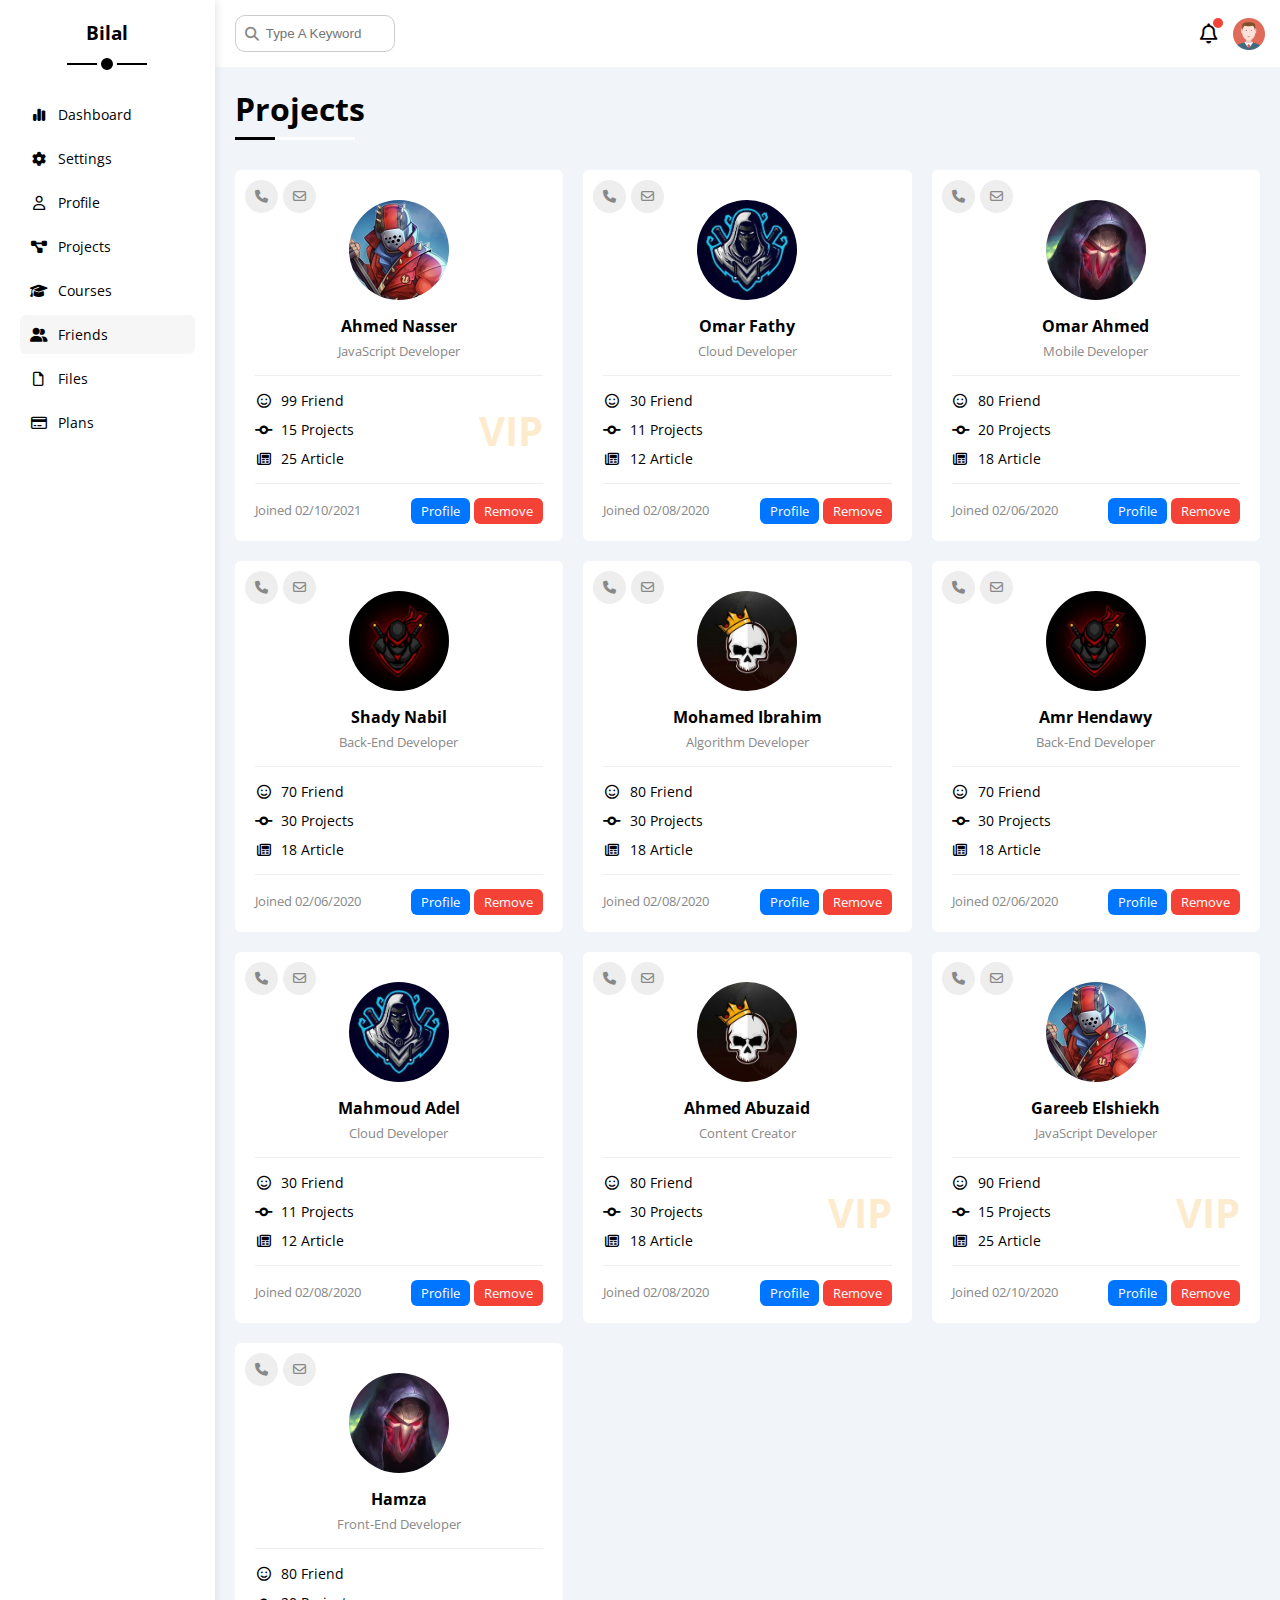
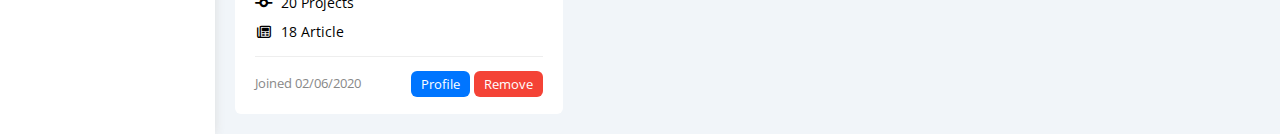
<file: Friends.html>
<!DOCTYPE html>
<html lang="en">
  <head>
    <meta charset="UTF-8" />
    <meta http-equiv="X-UA-Compatible" content="IE=edge" />
    <meta name="viewport" content="width=device-width, initial-scale=1.0" />
    <title>Settings</title>
    <link rel="stylesheet" href="css/all.min.css" />
    <link rel="stylesheet" href="css/framework.css" />
    <link rel="stylesheet" href="css/master.css" />
    <link rel="preconnect" href="https://fonts.googleapis.com" />
    <link rel="preconnect" href="https://fonts.gstatic.com" crossorigin />
    <link href="https://fonts.googleapis.com/css2?family=Open+Sans:wght@300;500&display=swap" rel="stylesheet" />
  </head>
  <body>
    <div class="page d-flex">
      <div class="sidebar bg-white p-20 p-relative">
        <h3 class="p-relative txt-c mt-0">Bilal</h3>
        <ul>
          <li>
            <a class="d-flex align-center fs-14 c-black rad-6 p-10" href="index.html">
              <i class="fa-solid fa-chart-simple fa-fw"></i>
              <span>Dashboard</span>
            </a>
          </li>
          <li>
            <a class="d-flex align-center fs-14 c-black rad-6 p-10" href="Settings.html">
              <i class="fa-solid fa-gear fa-fw"></i>
              <span>Settings</span>
            </a>
          </li>
          <li>
            <a class="d-flex align-center fs-14 c-black rad-6 p-10" href="Profile.html">
              <i class="fa-regular fa-user fa-fw"></i>
              <span>Profile</span>
            </a>
          </li>
          <li>
            <a class="d-flex align-center fs-14 c-black rad-6 p-10" href="Projects.html">
              <i class="fa-solid fa-diagram-project fa-fw"></i>
              <span>Projects</span>
            </a>
          </li>
          <li>
            <a class="d-flex align-center fs-14 c-black rad-6 p-10" href="Courses.html">
              <i class="fa-solid fa-graduation-cap fa-fw"></i>
              <span>Courses</span>
            </a>
          </li>
          <li>
            <a class="active d-flex align-center fs-14 c-black rad-6 p-10" href="Friends.html">
              <i class="fa-solid fa-user-group fa-fw"></i>
              <span>Friends</span>
            </a>
          </li>
          <li>
            <a class="d-flex align-center fs-14 c-black rad-6 p-10" href="Files.html">
              <i class="fa-regular fa-file fa-fw"></i>
              <span>Files</span>
            </a>
          </li>
          <li>
            <a class="d-flex align-center fs-14 c-black rad-6 p-10" href="Plans.html">
              <i class="fa-regular fa-credit-card fa-fw"></i>
              <span>Plans</span>
            </a>
          </li>
        </ul>
      </div>
      <div class="content w-full">
        <!-- start head  -->
        <div class="head bg-white p-15 between-flex">
          <div class="search p-relative">
            <input class="p-10" type="search" placeholder="Type A Keyword">
          </div>
          <div class="icons d-flex align-center">
            <span class="notification p-relative">
              <i class="fa-regular fa-bell fa-lg"></i>
            </span>
            <img src="imgs/avatar.png" alt="">
          </div>
        </div>
        <!-- end head  -->
        <h1 class="p-relative">Projects</h1>
        <div class="friends-page mb-20 d-grid gap-20 m-20">
            <div class="friend rad-6 bg-white p-20 p-relative">
                <div class="icons d-flex">
                    <a href="#" class="bg-eee center-flex"><i class="fa-solid fa-phone c-grey fs-13"></i></a>
                    <a href="#" class="bg-eee center-flex"><i class="fa-regular fa-envelope c-grey fs-13"></i></a>
                </div>
                <div class="part-one txt-c">
                    <img class="mb-10 mt-10" src="imgs/friend-01.jpg" alt="">
                    <h4 class="m-0">Ahmed Nasser</h4>
                    <p class="m-0 mb-15 mt-5 fs-13 c-grey">JavaScript Developer</p>
                </div>
                <div class="part-two pt-15 pb-15 mb-15 p-relative">
                    <div class="fs-14 mb-10"><i class="fa-regular fa-face-smile fa-fw mr-5"></i> 99 Friend</div>
                    <div class="fs-14 mb-10"><i class="fa-solid fa-code-commit fa-fw mr-5"></i> 15 Projects</div>
                    <div class="fs-14"><i class="fa-regular fa-newspaper fa-fw mr-5"></i> 25 Article</div>
                    <span class="c-orange">VIP</span>
                </div>
                <div class="part-three between-flex">
                    <p class="fs-13 c-grey m-0">Joined 02/10/2021</p>
                    <div>
                        <a href="#"><span class="btn-shape bg-blue c-white fs-13">Profile</span></a>
                        <a href="#"><span class="btn-shape bg-red c-white fs-13">Remove</span></a>
                    </div>
                </div>
            </div>
            <div class="friend rad-6 bg-white p-20 p-relative">
                <div class="icons d-flex">
                    <a href="#" class="bg-eee center-flex"><i class="fa-solid fa-phone c-grey fs-13"></i></a>
                    <a href="#" class="bg-eee center-flex"><i class="fa-regular fa-envelope c-grey fs-13"></i></a>
                </div>
                <div class="part-one txt-c">
                    <img class="mb-10 mt-10" src="imgs/friend-02.jpg" alt="">
                    <h4 class="m-0">Omar Fathy</h4>
                    <p class="m-0 mb-15 mt-5 fs-13 c-grey">Cloud Developer</p>
                </div>
                <div class="part-two pt-15 pb-15 mb-15 p-relative">
                    <div class="fs-14 mb-10"><i class="fa-regular fa-face-smile fa-fw mr-5"></i> 30 Friend</div>
                    <div class="fs-14 mb-10"><i class="fa-solid fa-code-commit fa-fw mr-5"></i> 11 Projects</div>
                    <div class="fs-14"><i class="fa-regular fa-newspaper fa-fw mr-5"></i> 12 Article</div>
                </div>
                <div class="part-three between-flex">
                    <p class="fs-13 c-grey m-0">Joined 02/08/2020</p>
                    <div>
                        <a href="#"><span class="btn-shape bg-blue c-white fs-13">Profile</span></a>
                        <a href="#"><span class="btn-shape bg-red c-white fs-13">Remove</span></a>
                    </div>
                </div>
            </div>
            <div class="friend rad-6 bg-white p-20 p-relative">
                <div class="icons d-flex">
                    <a href="#" class="bg-eee center-flex"><i class="fa-solid fa-phone c-grey fs-13"></i></a>
                    <a href="#" class="bg-eee center-flex"><i class="fa-regular fa-envelope c-grey fs-13"></i></a>
                </div>
                <div class="part-one txt-c">
                    <img class="mb-10 mt-10" src="imgs/friend-03.jpg" alt="">
                    <h4 class="m-0">Omar Ahmed</h4>
                    <p class="m-0 mb-15 mt-5 fs-13 c-grey">Mobile Developer</p>
                </div>
                <div class="part-two pt-15 pb-15 mb-15 p-relative">
                    <div class="fs-14 mb-10"><i class="fa-regular fa-face-smile fa-fw mr-5"></i> 80 Friend</div>
                    <div class="fs-14 mb-10"><i class="fa-solid fa-code-commit fa-fw mr-5"></i> 20 Projects</div>
                    <div class="fs-14"><i class="fa-regular fa-newspaper fa-fw mr-5"></i> 18 Article</div>
                </div>
                <div class="part-three between-flex">
                    <p class="fs-13 c-grey m-0">Joined 02/06/2020</p>
                    <div>
                        <a href="#"><span class="btn-shape bg-blue c-white fs-13">Profile</span></a>
                        <a href="#"><span class="btn-shape bg-red c-white fs-13">Remove</span></a>
                    </div>
                </div>
            </div>
            <div class="friend rad-6 bg-white p-20 p-relative">
                <div class="icons d-flex">
                    <a href="#" class="bg-eee center-flex"><i class="fa-solid fa-phone c-grey fs-13"></i></a>
                    <a href="#" class="bg-eee center-flex"><i class="fa-regular fa-envelope c-grey fs-13"></i></a>
                </div>
                <div class="part-one txt-c">
                    <img class="mb-10 mt-10" src="imgs/friend-04.jpg" alt="">
                    <h4 class="m-0">Shady Nabil</h4>
                    <p class="m-0 mb-15 mt-5 fs-13 c-grey">Back-End Developer</p>
                </div>
                <div class="part-two pt-15 pb-15 mb-15 p-relative">
                    <div class="fs-14 mb-10"><i class="fa-regular fa-face-smile fa-fw mr-5"></i> 70 Friend</div>
                    <div class="fs-14 mb-10"><i class="fa-solid fa-code-commit fa-fw mr-5"></i> 30 Projects</div>
                    <div class="fs-14"><i class="fa-regular fa-newspaper fa-fw mr-5"></i> 18 Article</div>
                </div>
                <div class="part-three between-flex">
                    <p class="fs-13 c-grey m-0">Joined 02/06/2020</p>
                    <div>
                        <a href="#"><span class="btn-shape bg-blue c-white fs-13">Profile</span></a>
                        <a href="#"><span class="btn-shape bg-red c-white fs-13">Remove</span></a>
                    </div>
                </div>
            </div>
            <div class="friend rad-6 bg-white p-20 p-relative">
                <div class="icons d-flex">
                    <a href="#" class="bg-eee center-flex"><i class="fa-solid fa-phone c-grey fs-13"></i></a>
                    <a href="#" class="bg-eee center-flex"><i class="fa-regular fa-envelope c-grey fs-13"></i></a>
                </div>
                <div class="part-one txt-c">
                    <img class="mb-10 mt-10" src="imgs/friend-05.jpg" alt="">
                    <h4 class="m-0">Mohamed Ibrahim</h4>
                    <p class="m-0 mb-15 mt-5 fs-13 c-grey">Algorithm Developer</p>
                </div>
                <div class="part-two pt-15 pb-15 mb-15 p-relative">
                    <div class="fs-14 mb-10"><i class="fa-regular fa-face-smile fa-fw mr-5"></i> 80 Friend</div>
                    <div class="fs-14 mb-10"><i class="fa-solid fa-code-commit fa-fw mr-5"></i> 30 Projects</div>
                    <div class="fs-14"><i class="fa-regular fa-newspaper fa-fw mr-5"></i> 18 Article</div>
                </div>
                <div class="part-three between-flex">
                    <p class="fs-13 c-grey m-0">Joined 02/08/2020</p>
                    <div>
                        <a href="#"><span class="btn-shape bg-blue c-white fs-13">Profile</span></a>
                        <a href="#"><span class="btn-shape bg-red c-white fs-13">Remove</span></a>
                    </div>
                </div>
            </div>
            <div class="friend rad-6 bg-white p-20 p-relative">
                <div class="icons d-flex">
                    <a href="#" class="bg-eee center-flex"><i class="fa-solid fa-phone c-grey fs-13"></i></a>
                    <a href="#" class="bg-eee center-flex"><i class="fa-regular fa-envelope c-grey fs-13"></i></a>
                </div>
                <div class="part-one txt-c">
                    <img class="mb-10 mt-10" src="imgs/friend-04.jpg" alt="">
                    <h4 class="m-0">Amr Hendawy</h4>
                    <p class="m-0 mb-15 mt-5 fs-13 c-grey">Back-End Developer</p>
                </div>
                <div class="part-two pt-15 pb-15 mb-15 p-relative">
                    <div class="fs-14 mb-10"><i class="fa-regular fa-face-smile fa-fw mr-5"></i> 70 Friend</div>
                    <div class="fs-14 mb-10"><i class="fa-solid fa-code-commit fa-fw mr-5"></i> 30 Projects</div>
                    <div class="fs-14"><i class="fa-regular fa-newspaper fa-fw mr-5"></i> 18 Article</div>
                </div>
                <div class="part-three between-flex">
                    <p class="fs-13 c-grey m-0">Joined 02/06/2020</p>
                    <div>
                        <a href="#"><span class="btn-shape bg-blue c-white fs-13">Profile</span></a>
                        <a href="#"><span class="btn-shape bg-red c-white fs-13">Remove</span></a>
                    </div>
                </div>
            </div>
            <div class="friend rad-6 bg-white p-20 p-relative">
                <div class="icons d-flex">
                    <a href="#" class="bg-eee center-flex"><i class="fa-solid fa-phone c-grey fs-13"></i></a>
                    <a href="#" class="bg-eee center-flex"><i class="fa-regular fa-envelope c-grey fs-13"></i></a>
                </div>
                <div class="part-one txt-c">
                    <img class="mb-10 mt-10" src="imgs/friend-02.jpg" alt="">
                    <h4 class="m-0">Mahmoud Adel</h4>
                    <p class="m-0 mb-15 mt-5 fs-13 c-grey">Cloud Developer</p>
                </div>
                <div class="part-two pt-15 pb-15 mb-15 p-relative">
                    <div class="fs-14 mb-10"><i class="fa-regular fa-face-smile fa-fw mr-5"></i> 30 Friend</div>
                    <div class="fs-14 mb-10"><i class="fa-solid fa-code-commit fa-fw mr-5"></i> 11 Projects</div>
                    <div class="fs-14"><i class="fa-regular fa-newspaper fa-fw mr-5"></i> 12 Article</div>
                </div>
                <div class="part-three between-flex">
                    <p class="fs-13 c-grey m-0">Joined 02/08/2020</p>
                    <div>
                        <a href="#"><span class="btn-shape bg-blue c-white fs-13">Profile</span></a>
                        <a href="#"><span class="btn-shape bg-red c-white fs-13">Remove</span></a>
                    </div>
                </div>
            </div>
            <div class="friend rad-6 bg-white p-20 p-relative">
                <div class="icons d-flex">
                    <a href="#" class="bg-eee center-flex"><i class="fa-solid fa-phone c-grey fs-13"></i></a>
                    <a href="#" class="bg-eee center-flex"><i class="fa-regular fa-envelope c-grey fs-13"></i></a>
                </div>
                <div class="part-one txt-c">
                    <img class="mb-10 mt-10" src="imgs/friend-05.jpg" alt="">
                    <h4 class="m-0">Ahmed Abuzaid</h4>
                    <p class="m-0 mb-15 mt-5 fs-13 c-grey">Content Creator</p>
                </div>
                <div class="part-two pt-15 pb-15 mb-15 p-relative">
                    <div class="fs-14 mb-10"><i class="fa-regular fa-face-smile fa-fw mr-5"></i> 80 Friend</div>
                    <div class="fs-14 mb-10"><i class="fa-solid fa-code-commit fa-fw mr-5"></i> 30 Projects</div>
                    <div class="fs-14"><i class="fa-regular fa-newspaper fa-fw mr-5"></i> 18 Article</div>
                    <span class="c-orange">VIP</span>
                </div>
                <div class="part-three between-flex">
                    <p class="fs-13 c-grey m-0">Joined 02/08/2020</p>
                    <div>
                        <a href="#"><span class="btn-shape bg-blue c-white fs-13">Profile</span></a>
                        <a href="#"><span class="btn-shape bg-red c-white fs-13">Remove</span></a>
                    </div>
                </div>
            </div>
            <div class="friend rad-6 bg-white p-20 p-relative">
                <div class="icons d-flex">
                    <a href="#" class="bg-eee center-flex"><i class="fa-solid fa-phone c-grey fs-13"></i></a>
                    <a href="#" class="bg-eee center-flex"><i class="fa-regular fa-envelope c-grey fs-13"></i></a>
                </div>
                <div class="part-one txt-c">
                    <img class="mb-10 mt-10" src="imgs/friend-01.jpg" alt="">
                    <h4 class="m-0">Gareeb Elshiekh</h4>
                    <p class="m-0 mb-15 mt-5 fs-13 c-grey">JavaScript Developer</p>
                </div>
                <div class="part-two pt-15 pb-15 mb-15 p-relative">
                    <div class="fs-14 mb-10"><i class="fa-regular fa-face-smile fa-fw mr-5"></i> 90 Friend</div>
                    <div class="fs-14 mb-10"><i class="fa-solid fa-code-commit fa-fw mr-5"></i> 15 Projects</div>
                    <div class="fs-14"><i class="fa-regular fa-newspaper fa-fw mr-5"></i> 25 Article</div>
                    <span class="c-orange">VIP</span>
                </div>
                <div class="part-three between-flex">
                    <p class="fs-13 c-grey m-0">Joined 02/10/2020</p>
                    <div>
                        <a href="#"><span class="btn-shape bg-blue c-white fs-13">Profile</span></a>
                        <a href="#"><span class="btn-shape bg-red c-white fs-13">Remove</span></a>
                    </div>
                </div>
            </div>
            <div class="friend rad-6 bg-white p-20 p-relative">
                <div class="icons d-flex">
                    <a href="#" class="bg-eee center-flex"><i class="fa-solid fa-phone c-grey fs-13"></i></a>
                    <a href="#" class="bg-eee center-flex"><i class="fa-regular fa-envelope c-grey fs-13"></i></a>
                </div>
                <div class="part-one txt-c">
                    <img class="mb-10 mt-10" src="imgs/friend-03.jpg" alt="">
                    <h4 class="m-0">Hamza</h4>
                    <p class="m-0 mb-15 mt-5 fs-13 c-grey">Front-End Developer</p>
                </div>
                <div class="part-two pt-15 pb-15 mb-15 p-relative">
                    <div class="fs-14 mb-10"><i class="fa-regular fa-face-smile fa-fw mr-5"></i> 80 Friend</div>
                    <div class="fs-14 mb-10"><i class="fa-solid fa-code-commit fa-fw mr-5"></i> 20 Projects</div>
                    <div class="fs-14"><i class="fa-regular fa-newspaper fa-fw mr-5"></i> 18 Article</div>
                </div>
                <div class="part-three between-flex">
                    <p class="fs-13 c-grey m-0">Joined 02/06/2020</p>
                    <div>
                        <a href="#"><span class="btn-shape bg-blue c-white fs-13">Profile</span></a>
                        <a href="#"><span class="btn-shape bg-red c-white fs-13">Remove</span></a>
                    </div>
                </div>
            </div>
        </div>
    </div>
    </div>
  </body>
</html>
</file>
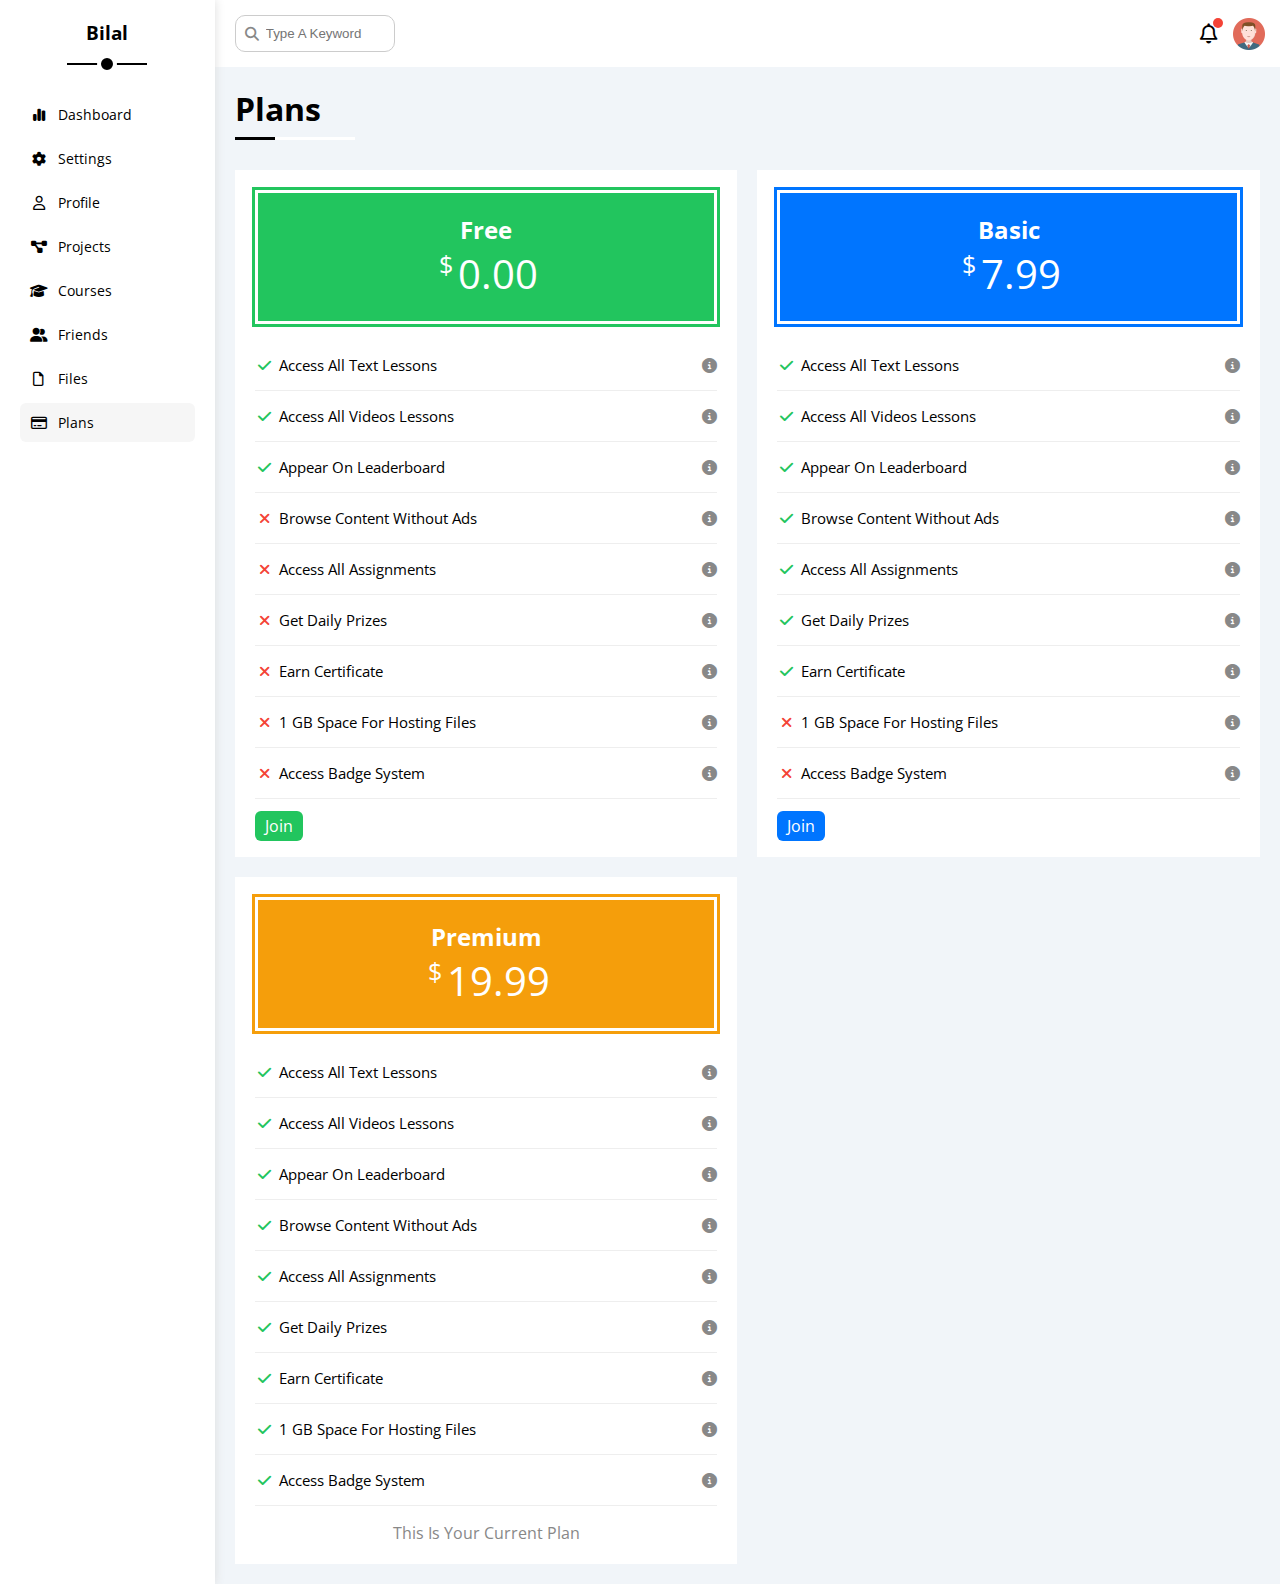
<file: Plans.html>
<!DOCTYPE html>
<html lang="en">
  <head>
    <meta charset="UTF-8" />
    <meta http-equiv="X-UA-Compatible" content="IE=edge" />
    <meta name="viewport" content="width=device-width, initial-scale=1.0" />
    <title>Settings</title>
    <link rel="stylesheet" href="css/all.min.css" />
    <link rel="stylesheet" href="css/framework.css" />
    <link rel="stylesheet" href="css/master.css" />
    <link rel="preconnect" href="https://fonts.googleapis.com" />
    <link rel="preconnect" href="https://fonts.gstatic.com" crossorigin />
    <link href="https://fonts.googleapis.com/css2?family=Open+Sans:wght@300;500&display=swap" rel="stylesheet" />
  </head>
  <body>
    <div class="page d-flex">
      <div class="sidebar bg-white p-20 p-relative">
        <h3 class="p-relative txt-c mt-0">Bilal</h3>
        <ul>
          <li>
            <a class="d-flex align-center fs-14 c-black rad-6 p-10" href="index.html">
              <i class="fa-solid fa-chart-simple fa-fw"></i>
              <span>Dashboard</span>
            </a>
          </li>
          <li>
            <a class="d-flex align-center fs-14 c-black rad-6 p-10" href="Settings.html">
              <i class="fa-solid fa-gear fa-fw"></i>
              <span>Settings</span>
            </a>
          </li>
          <li>
            <a class="d-flex align-center fs-14 c-black rad-6 p-10" href="Profile.html">
              <i class="fa-regular fa-user fa-fw"></i>
              <span>Profile</span>
            </a>
          </li>
          <li>
            <a class="d-flex align-center fs-14 c-black rad-6 p-10" href="Projects.html">
              <i class="fa-solid fa-diagram-project fa-fw"></i>
              <span>Projects</span>
            </a>
          </li>
          <li>
            <a class="d-flex align-center fs-14 c-black rad-6 p-10" href="Courses.html">
              <i class="fa-solid fa-graduation-cap fa-fw"></i>
              <span>Courses</span>
            </a>
          </li>
          <li>
            <a class="d-flex align-center fs-14 c-black rad-6 p-10" href="Friends.html">
              <i class="fa-solid fa-user-group fa-fw"></i>
              <span>Friends</span>
            </a>
          </li>
          <li>
            <a class="d-flex align-center fs-14 c-black rad-6 p-10" href="Files.html">
              <i class="fa-regular fa-file fa-fw"></i>
              <span>Files</span>
            </a>
          </li>
          <li>
            <a class="active d-flex align-center fs-14 c-black rad-6 p-10" href="Plans.html">
              <i class="fa-regular fa-credit-card fa-fw"></i>
              <span>Plans</span>
            </a>
          </li>
        </ul>
      </div>
      <div class="content w-full">
        <!-- start head  -->
        <div class="head bg-white p-15 between-flex">
          <div class="search p-relative">
            <input class="p-10" type="search" placeholder="Type A Keyword">
          </div>
          <div class="icons d-flex align-center">
            <span class="notification p-relative">
              <i class="fa-regular fa-bell fa-lg"></i>
            </span>
            <img src="imgs/avatar.png" alt="">
          </div>
        </div>
        <!-- end head  -->
        <h1 class="p-relative">Plans</h1>
        <div class="plans-page d-grid gap-20 m-20">
            <div class="plan bg-white p-20 Free">
                <div class="card txt-c c-white p-20 bg-green">
                    <h2 class="m-0">Free</h2>
                    <p class="m-0"><span>$</span> 0.00</p>
                </div>
                <ul>
                    <li class="pt-15 pb-15 fs-15 d-flex align-center">
                        <i class="fa-solid fa-check fa-fw c-green mr-5"></i> Access All Text Lessons <span><i class="fa-solid fa-circle-info help c-grey"></i></span>
                    </li>
                    <li class="pt-15 pb-15 fs-15 d-flex align-center">
                        <i class="fa-solid fa-check fa-fw c-green mr-5"></i> Access All Videos Lessons <span><i class="fa-solid fa-circle-info help c-grey"></i></span>
                    </li>
                    <li class="pt-15 pb-15 fs-15 d-flex align-center">
                        <i class="fa-solid fa-check fa-fw c-green mr-5"></i> Appear On Leaderboard <span><i class="fa-solid fa-circle-info help c-grey"></i></span>
                    </li>
                    <li class="pt-15 pb-15 fs-15 d-flex align-center">
                        <i class="fa-solid fa-xmark fa-fw c-red mr-5"></i> Browse Content Without Ads <span><i class="fa-solid fa-circle-info help c-grey"></i></span>
                    </li>
                    <li class="pt-15 pb-15 fs-15 d-flex align-center">
                        <i class="fa-solid fa-xmark fa-fw c-red mr-5"></i> Access All Assignments <span><i class="fa-solid fa-circle-info help c-grey"></i></span>
                    </li>
                    <li class="pt-15 pb-15 fs-15 d-flex align-center">
                        <i class="fa-solid fa-xmark fa-fw c-red mr-5"></i> Get Daily Prizes <span><i class="fa-solid fa-circle-info help c-grey"></i></span>
                    </li>
                    <li class="pt-15 pb-15 fs-15 d-flex align-center">
                        <i class="fa-solid fa-xmark fa-fw c-red mr-5"></i> Earn Certificate <span><i class="fa-solid fa-circle-info help c-grey"></i></span>
                    </li>
                    <li class="pt-15 pb-15 fs-15 d-flex align-center">
                        <i class="fa-solid fa-xmark fa-fw c-red mr-5"></i> 1 GB Space For Hosting Files <span><i class="fa-solid fa-circle-info help c-grey"></i></span>
                    </li>
                    <li class="pt-15 pb-15 fs-15 d-flex align-center">
                        <i class="fa-solid fa-xmark fa-fw c-red mr-5"></i> Access Badge System <span><i class="fa-solid fa-circle-info help c-grey"></i></span>
                    </li>
                </ul>
                <a href="#" class="bg-green c-white btn-shape"> Join</a>
            </div>
            <div class="plan bg-white p-20 Basic">
                <div class="card txt-c c-white p-20 bg-blue">
                    <h2 class="m-0">Basic</h2>
                    <p class="m-0"><span>$</span> 7.99</p>
                </div>
                <ul>
                    <li class="pt-15 pb-15 fs-15 d-flex align-center">
                        <i class="fa-solid fa-check fa-fw c-green mr-5"></i> Access All Text Lessons <span><i class="fa-solid fa-circle-info help c-grey"></i></span>
                    </li>
                    <li class="pt-15 pb-15 fs-15 d-flex align-center">
                        <i class="fa-solid fa-check fa-fw c-green mr-5"></i> Access All Videos Lessons <span><i class="fa-solid fa-circle-info help c-grey"></i></span>
                    </li>
                    <li class="pt-15 pb-15 fs-15 d-flex align-center">
                        <i class="fa-solid fa-check fa-fw c-green mr-5"></i> Appear On Leaderboard <span><i class="fa-solid fa-circle-info help c-grey"></i></span>
                    </li>
                    <li class="pt-15 pb-15 fs-15 d-flex align-center">
                        <i class="fa-solid fa-check fa-fw c-green mr-5"></i> Browse Content Without Ads <span><i class="fa-solid fa-circle-info help c-grey"></i></span>
                    </li>
                    <li class="pt-15 pb-15 fs-15 d-flex align-center">
                        <i class="fa-solid fa-check fa-fw c-green mr-5"></i> Access All Assignments <span><i class="fa-solid fa-circle-info help c-grey"></i></span>
                    </li>
                    <li class="pt-15 pb-15 fs-15 d-flex align-center">
                        <i class="fa-solid fa-check fa-fw c-green mr-5"></i> Get Daily Prizes <span><i class="fa-solid fa-circle-info help c-grey"></i></span>
                    </li>
                    <li class="pt-15 pb-15 fs-15 d-flex align-center">
                        <i class="fa-solid fa-check fa-fw c-green mr-5"></i> Earn Certificate <span><i class="fa-solid fa-circle-info help c-grey"></i></span>
                    </li>
                    <li class="pt-15 pb-15 fs-15 d-flex align-center">
                        <i class="fa-solid fa-xmark fa-fw c-red mr-5"></i> 1 GB Space For Hosting Files <span><i class="fa-solid fa-circle-info help c-grey"></i></span>
                    </li>
                    <li class="pt-15 pb-15 fs-15 d-flex align-center">
                        <i class="fa-solid fa-xmark fa-fw c-red mr-5"></i> Access Badge System <span><i class="fa-solid fa-circle-info help c-grey"></i></span>
                    </li>
                </ul>
                <a href="#" class="bg-blue c-white btn-shape"> Join</a>
            </div>
            <div class="plan bg-white p-20 Premium">
                <div class="card txt-c c-white p-20 bg-orange">
                    <h2 class="m-0">Premium</h2>
                    <p class="m-0"><span>$</span> 19.99</p>
                </div>
                <ul>
                    <li class="pt-15 pb-15 fs-15 d-flex align-center">
                        <i class="fa-solid fa-check fa-fw c-green mr-5"></i> Access All Text Lessons <span><i class="fa-solid fa-circle-info help c-grey"></i></span>
                    </li>
                    <li class="pt-15 pb-15 fs-15 d-flex align-center">
                        <i class="fa-solid fa-check fa-fw c-green mr-5"></i> Access All Videos Lessons <span><i class="fa-solid fa-circle-info help c-grey"></i></span>
                    </li>
                    <li class="pt-15 pb-15 fs-15 d-flex align-center">
                        <i class="fa-solid fa-check fa-fw c-green mr-5"></i> Appear On Leaderboard <span><i class="fa-solid fa-circle-info help c-grey"></i></span>
                    </li>
                    <li class="pt-15 pb-15 fs-15 d-flex align-center">
                        <i class="fa-solid fa-check fa-fw c-green mr-5"></i> Browse Content Without Ads <span><i class="fa-solid fa-circle-info help c-grey"></i></span>
                    </li>
                    <li class="pt-15 pb-15 fs-15 d-flex align-center">
                        <i class="fa-solid fa-check fa-fw c-green mr-5"></i> Access All Assignments <span><i class="fa-solid fa-circle-info help c-grey"></i></span>
                    </li>
                    <li class="pt-15 pb-15 fs-15 d-flex align-center">
                        <i class="fa-solid fa-check fa-fw c-green mr-5"></i> Get Daily Prizes <span><i class="fa-solid fa-circle-info help c-grey"></i></span>
                    </li>
                    <li class="pt-15 pb-15 fs-15 d-flex align-center">
                        <i class="fa-solid fa-check fa-fw c-green mr-5"></i> Earn Certificate <span><i class="fa-solid fa-circle-info help c-grey"></i></span>
                    </li>
                    <li class="pt-15 pb-15 fs-15 d-flex align-center">
                        <i class="fa-solid fa-check fa-fw c-green mr-5"></i> 1 GB Space For Hosting Files <span><i class="fa-solid fa-circle-info help c-grey"></i></span>
                    </li>
                    <li class="pt-15 pb-15 fs-15 d-flex align-center">
                        <i class="fa-solid fa-check fa-fw c-green mr-5"></i> Access Badge System <span><i class="fa-solid fa-circle-info help c-grey"></i></span>
                    </li>
                </ul>
                <span class="c-grey txt-c d-block">This Is Your Current Plan</span>
            </div>
        </div>
    </div>
    </div>
  </body>
</html>
</file>
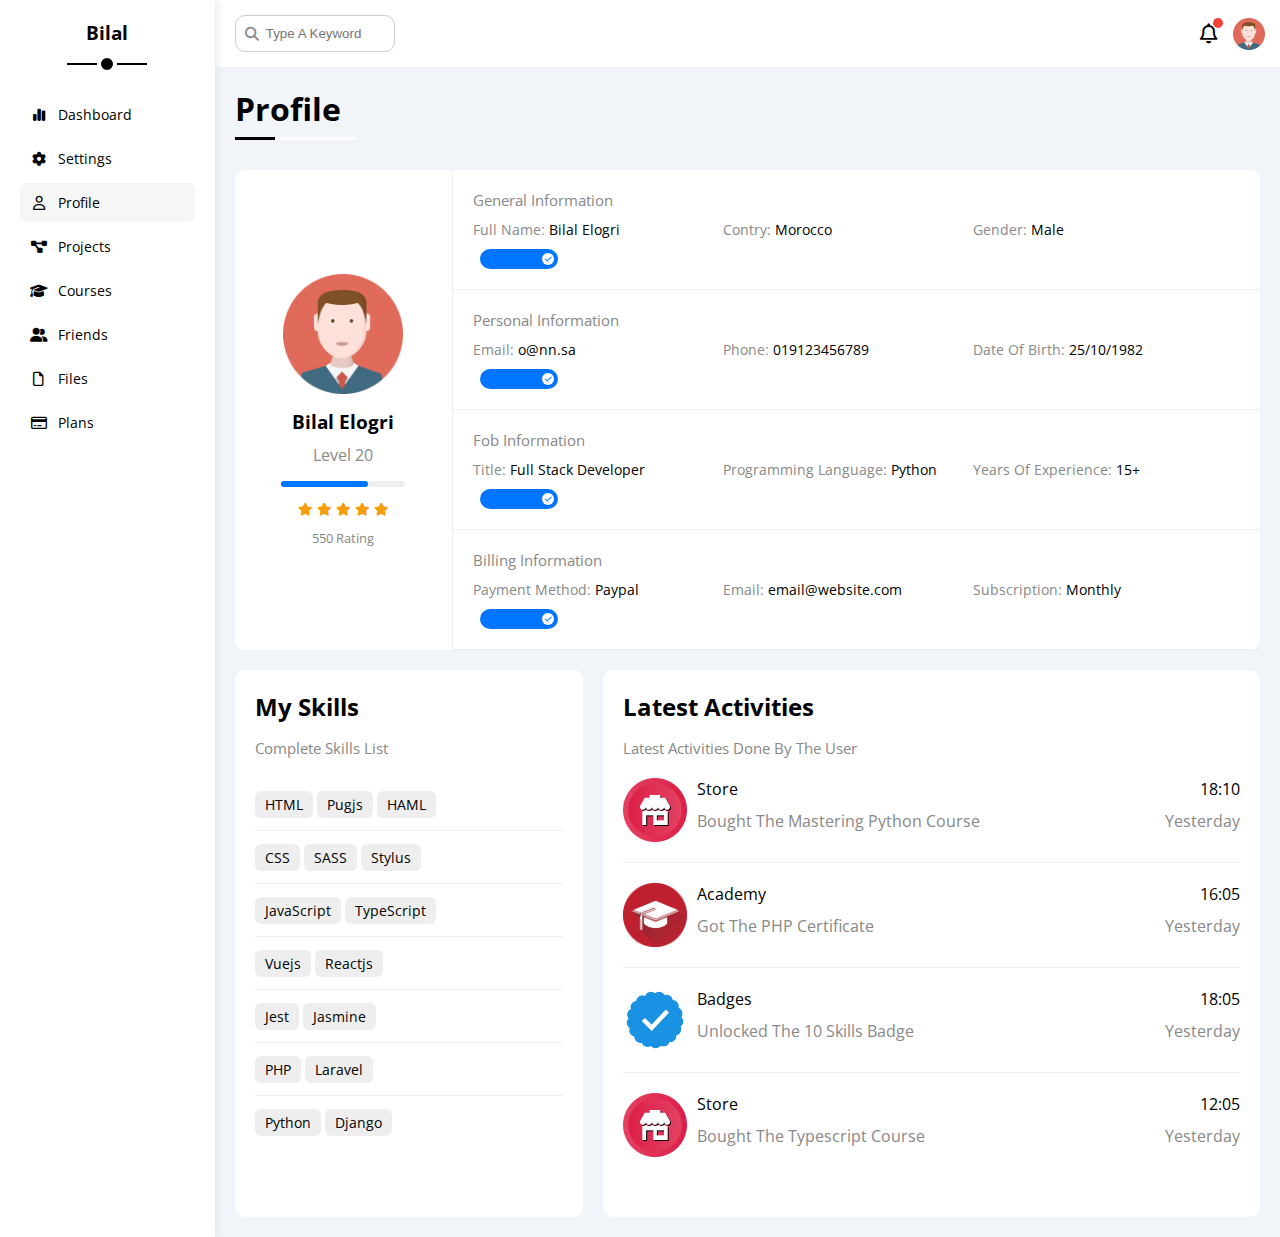
<file: Profile.html>
<!DOCTYPE html>
<html lang="en">
  <head>
    <meta charset="UTF-8" />
    <meta http-equiv="X-UA-Compatible" content="IE=edge" />
    <meta name="viewport" content="width=device-width, initial-scale=1.0" />
    <title>Settings</title>
    <link rel="stylesheet" href="css/all.min.css" />
    <link rel="stylesheet" href="css/framework.css" />
    <link rel="stylesheet" href="css/master.css" />
    <link rel="preconnect" href="https://fonts.googleapis.com" />
    <link rel="preconnect" href="https://fonts.gstatic.com" crossorigin />
    <link href="https://fonts.googleapis.com/css2?family=Open+Sans:wght@300;500&display=swap" rel="stylesheet" />
  </head>
  <body>
    <div class="page d-flex">
      <div class="sidebar bg-white p-20 p-relative">
        <h3 class="p-relative txt-c mt-0">Bilal</h3>
        <ul>
          <li>
            <a class="d-flex align-center fs-14 c-black rad-6 p-10" href="index.html">
              <i class="fa-solid fa-chart-simple fa-fw"></i>
              <span>Dashboard</span>
            </a>
          </li>
          <li>
            <a class="d-flex align-center fs-14 c-black rad-6 p-10" href="Settings.html">
              <i class="fa-solid fa-gear fa-fw"></i>
              <span>Settings</span>
            </a>
          </li>
          <li>
            <a class="active d-flex align-center fs-14 c-black rad-6 p-10" href="Profile.html">
              <i class="fa-regular fa-user fa-fw"></i>
              <span>Profile</span>
            </a>
          </li>
          <li>
            <a class="d-flex align-center fs-14 c-black rad-6 p-10" href="Projects.html">
              <i class="fa-solid fa-diagram-project fa-fw"></i>
              <span>Projects</span>
            </a>
          </li>
          <li>
            <a class="d-flex align-center fs-14 c-black rad-6 p-10" href="Courses.html">
              <i class="fa-solid fa-graduation-cap fa-fw"></i>
              <span>Courses</span>
            </a>
          </li>
          <li>
            <a class="d-flex align-center fs-14 c-black rad-6 p-10" href="Friends.html">
              <i class="fa-solid fa-user-group fa-fw"></i>
              <span>Friends</span>
            </a>
          </li>
          <li>
            <a class="d-flex align-center fs-14 c-black rad-6 p-10" href="Files.html">
              <i class="fa-regular fa-file fa-fw"></i>
              <span>Files</span>
            </a>
          </li>
          <li>
            <a class="d-flex align-center fs-14 c-black rad-6 p-10" href="Plans.html">
              <i class="fa-regular fa-credit-card fa-fw"></i>
              <span>Plans</span>
            </a>
          </li>
        </ul>
      </div>
      <div class="content w-full">
        <!-- start head  -->
        <div class="head bg-white p-15 between-flex">
          <div class="search p-relative">
            <input class="p-10" type="search" placeholder="Type A Keyword">
          </div>
          <div class="icons d-flex align-center">
            <span class="notification p-relative">
              <i class="fa-regular fa-bell fa-lg"></i>
            </span>
            <img src="imgs/avatar.png" alt="">
          </div>
        </div>
        <!-- end head  -->
        <h1 class="p-relative">Profile</h1>
        <div class="profile-page m-20">
            <div class="overview d-flex align-center bg-white mb-20 rad-10">
                <div class="avatar-box txt-c p-20">
                    <img class="mb-10" src="imgs/avatar.png" alt="">
                    <h3 class="m-0">Bilal Elogri</h3>
                    <p class="c-grey mb-15 mt-10">Level 20</p>
                    <div class="level bg-eee p-relative rad-6">
                        <span style="width: 70%"></span>
                    </div>
                    <div class="rating mb-10 mt-10">
                        <i class="fa-solid fa-star c-orange fs-13"></i>
                        <i class="fa-solid fa-star c-orange fs-13"></i>
                        <i class="fa-solid fa-star c-orange fs-13"></i>
                        <i class="fa-solid fa-star c-orange fs-13"></i>
                        <i class="fa-solid fa-star c-orange fs-13"></i>
                    </div>
                    <p class="c-grey fs-13 m-0">550 Rating</p>
                </div>
                <div class="info">
                    <div class="box p-20 d-flex align-center">
                        <h4 class="w-full fs-15 c-grey m-0">General Information</h4>
                        <div class="fs-14">
                            <span class="c-grey">Full Name:</span>
                            <span> Bilal Elogri</span>
                        </div>
                        <div class="fs-14">
                            <span class="c-grey">Contry:</span>
                            <span> Morocco</span>
                        </div>
                        <div class="fs-14">
                            <span class="c-grey">Gender:</span>
                            <span> Male</span>
                        </div>
                        <div>
                            <label>
                                <input class="toggle-checkbox" type="checkbox" checked>
                                <div class="toggle-switch"></div>
                            </label>
                        </div>
                    </div>
                    <div class="box p-20 d-flex align-center">
                        <h4 class="w-full fs-15 c-grey m-0">Personal Information</h4>
                        <div class="fs-14">
                            <span class="c-grey">Email:</span>
                            <span> o@nn.sa</span>
                        </div>
                        <div class="fs-14">
                            <span class="c-grey">Phone:</span>
                            <span> 019123456789</span>
                        </div>
                        <div class="fs-14">
                            <span class="c-grey">Date Of Birth:</span>
                            <span> 25/10/1982</span>
                        </div>
                        <div>
                            <label>
                                <input class="toggle-checkbox" type="checkbox" checked>
                                <div class="toggle-switch"></div>
                            </label>
                        </div>
                    </div>
                    <div class="box p-20 d-flex align-center">
                        <h4 class="w-full fs-15 c-grey m-0">Fob Information</h4>
                        <div class="fs-14">
                            <span class="c-grey">Title:</span>
                            <span> Full Stack Developer</span>
                        </div>
                        <div class="fs-14">
                            <span class="c-grey">Programming Language:</span>
                            <span> Python</span>
                        </div>
                        <div class="fs-14">
                            <span class="c-grey">Years Of Experience:</span>
                            <span> 15+</span>
                        </div>
                        <div>
                            <label>
                                <input class="toggle-checkbox" type="checkbox" checked>
                                <div class="toggle-switch"></div>
                            </label>
                        </div>
                    </div>
                    <div class="box p-20 d-flex align-center">
                        <h4 class="w-full fs-15 c-grey m-0">Billing Information</h4>
                        <div class="fs-14">
                            <span class="c-grey">Payment Method:</span>
                            <span> Paypal</span>
                        </div>
                        <div class="fs-14">
                            <span class="c-grey">Email:</span>
                            <span> email@website.com</span>
                        </div>
                        <div class="fs-14">
                            <span class="c-grey">Subscription:</span>
                            <span> Monthly</span>
                        </div>
                        <div>
                            <label>
                                <input class="toggle-checkbox" type="checkbox" checked>
                                <div class="toggle-switch"></div>
                            </label>
                        </div>
                    </div>
                </div>
            </div>
            <div class="other-data mb-20 d-flex gap-20">
              <div class="skills p-20 bg-white rad-10">
                <h2 class="m-0 mb-10">My Skills</h2>
                <p class="c-grey fs-15 mb-20">Complete Skills List</p>
                <ul>
                  <li class="pt-15 pb-15 txt-c-mobile">
                    <span class="bg-eee btn-shape fs-14">HTML</span>
                    <span class="bg-eee btn-shape fs-14">Pugjs</span>
                    <span class="bg-eee btn-shape fs-14">HAML</span>
                  </li>
                  <li class="pt-15 pb-15 txt-c-mobile">
                    <span class="bg-eee btn-shape fs-14">CSS</span>
                    <span class="bg-eee btn-shape fs-14">SASS</span>
                    <span class="bg-eee btn-shape fs-14">Stylus</span>
                  </li>
                  <li class="pt-15 pb-15 txt-c-mobile">
                    <span class="bg-eee btn-shape fs-14">JavaScript</span>
                    <span class="bg-eee btn-shape fs-14">TypeScript</span>
                  </li>
                  <li class="pt-15 pb-15 txt-c-mobile">
                    <span class="bg-eee btn-shape fs-14">Vuejs</span>
                    <span class="bg-eee btn-shape fs-14">Reactjs</span>
                  </li>
                  <li class="pt-15 pb-15 txt-c-mobile">
                    <span class="bg-eee btn-shape fs-14">Jest</span>
                    <span class="bg-eee btn-shape fs-14">Jasmine</span>
                  </li>
                  <li class="pt-15 pb-15 txt-c-mobile">
                    <span class="bg-eee btn-shape fs-14">PHP</span>
                    <span class="bg-eee btn-shape fs-14">Laravel</span>
                  </li>
                  <li class="pt-15 pb-15 txt-c-mobile">
                    <span class="bg-eee btn-shape fs-14">Python</span>
                    <span class="bg-eee btn-shape fs-14">Django</span>
                  </li>
                </ul>
              </div>
              <div class="activities p-20 bg-white rad-10">
                <h2 class="m-0 mb-10">Latest Activities</h2>
                <p class="c-grey fs-15 mb-20">Latest Activities Done By The User</p>
                <ul>
                  <li class="d-flex pb-20 mb-20">
                    <img class="mr-10" src="imgs/activity-01.png" alt="">
                    <div class="Info">
                      <p class="m-0 mb-10">Store</p>
                      <p class="m-0 mb-10 c-grey">Bought The Mastering Python Course</p>
                    </div>
                    <div class="date">
                      <p class="m-0 mb-10">18:10</p>
                      <p class="m-0 mb-10 c-grey">Yesterday</p>
                    </div>
                  </li>
                  <li class="d-flex pb-20 mb-20">
                    <img class="mr-10" src="imgs/activity-02.png" alt="">
                    <div class="Info">
                      <p class="m-0 mb-10">Academy</p>
                      <p class="m-0 mb-10 c-grey">Got The PHP Certificate</p>
                    </div>
                    <div class="date">
                      <p class="m-0 mb-10">16:05</p>
                      <p class="m-0 mb-10 c-grey">Yesterday</p>
                    </div>
                  </li>
                  <li class="d-flex pb-20 mb-20">
                    <img class="mr-10" src="imgs/activity-03.png" alt="">
                    <div class="Info">
                      <p class="m-0 mb-10">Badges</p>
                      <p class="m-0 mb-10 c-grey">Unlocked The 10 Skills Badge</p>
                    </div>
                    <div class="date">
                      <p class="m-0 mb-10">18:05</p>
                      <p class="m-0 mb-10 c-grey">Yesterday</p>
                    </div>
                  </li>
                  <li class="d-flex pb-20 mb-20">
                    <img class="mr-10" src="imgs/activity-01.png" alt="">
                    <div class="Info">
                      <p class="m-0 mb-10">Store</p>
                      <p class="m-0 mb-10 c-grey">Bought The Typescript Course</p>
                    </div>
                    <div class="date">
                      <p class="m-0 mb-10">12:05</p>
                      <p class="m-0 mb-10 c-grey">Yesterday</p>
                    </div>
                  </li>
                </ul>
              </div>
            </div>
        </div>
    </div>
    </div>
  </body>
</html>
</file>
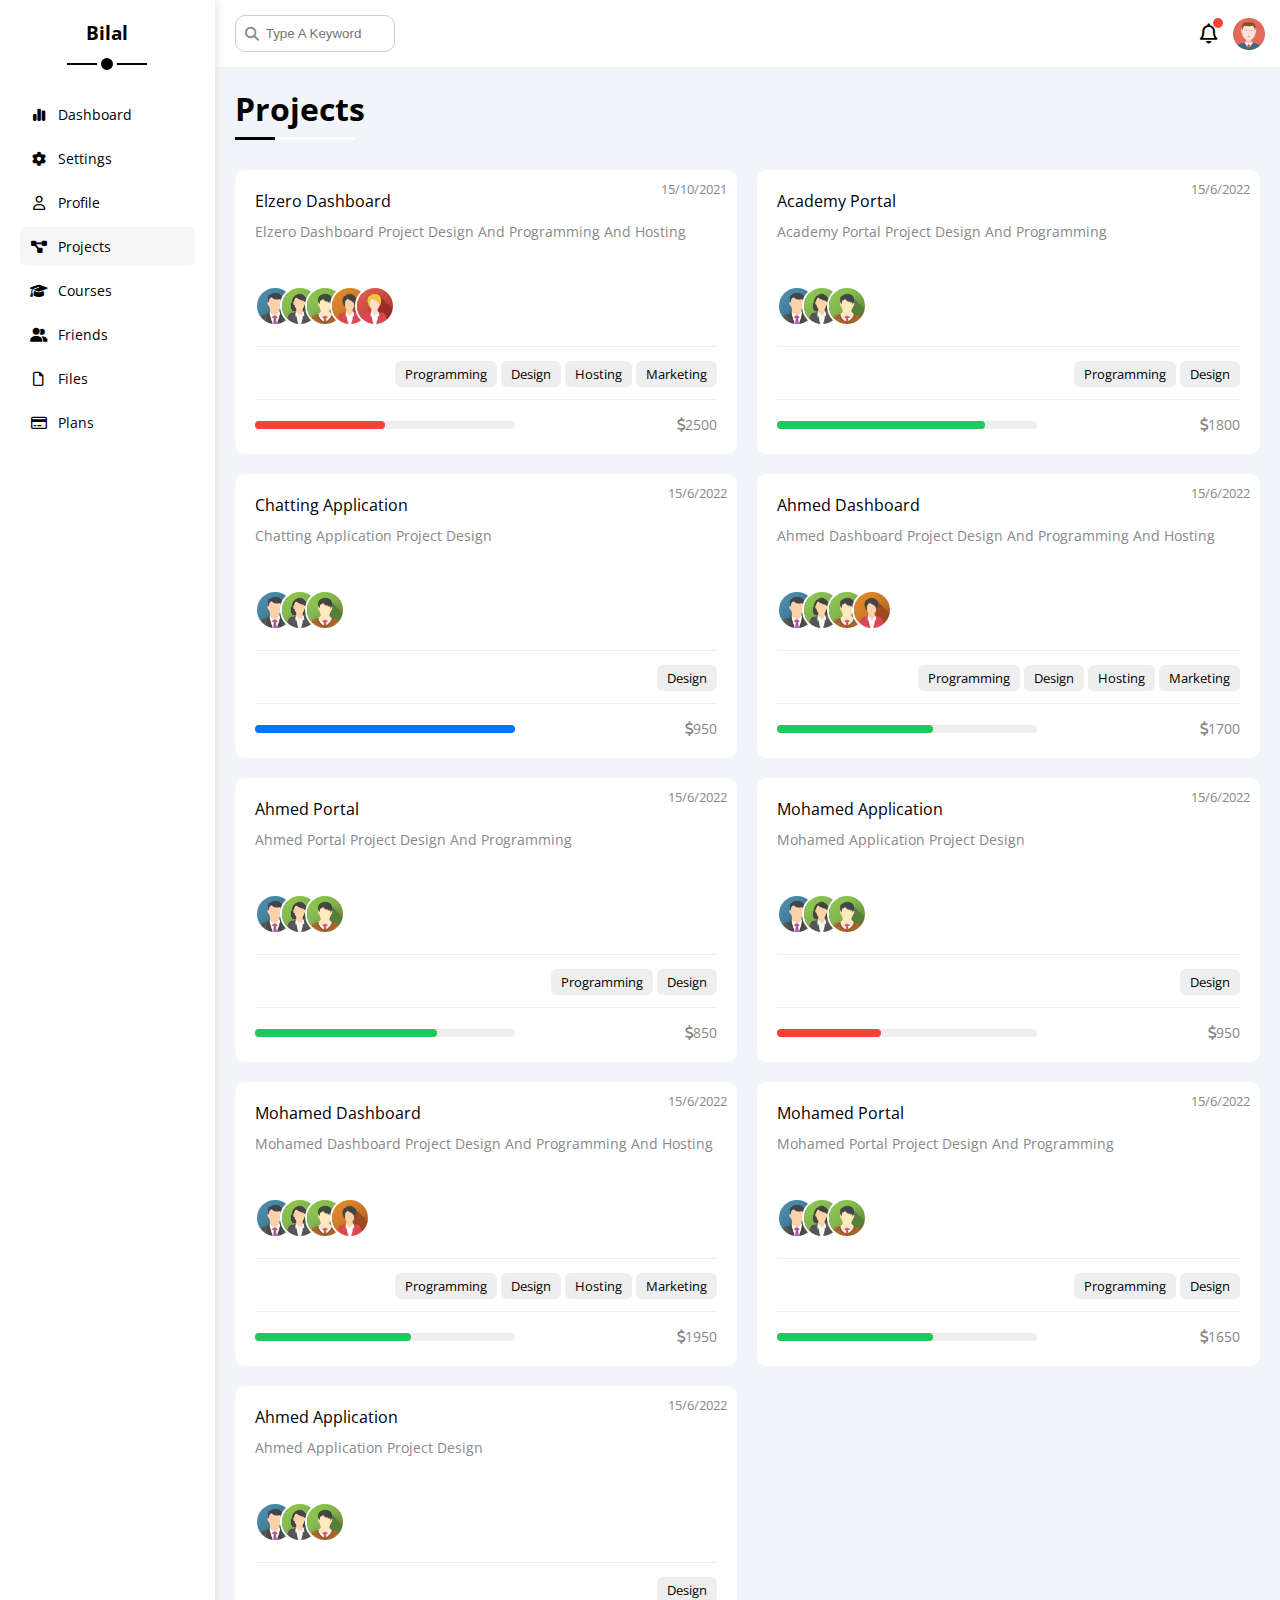
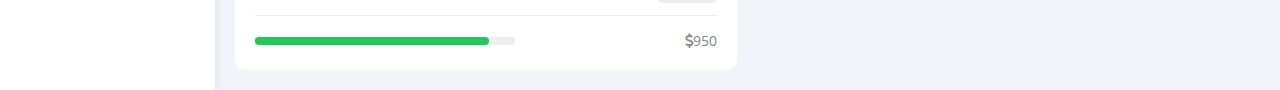
<file: Projects.html>
<!DOCTYPE html>
<html lang="en">
  <head>
    <meta charset="UTF-8" />
    <meta http-equiv="X-UA-Compatible" content="IE=edge" />
    <meta name="viewport" content="width=device-width, initial-scale=1.0" />
    <title>Settings</title>
    <link rel="stylesheet" href="css/all.min.css" />
    <link rel="stylesheet" href="css/framework.css" />
    <link rel="stylesheet" href="css/master.css" />
    <link rel="preconnect" href="https://fonts.googleapis.com" />
    <link rel="preconnect" href="https://fonts.gstatic.com" crossorigin />
    <link href="https://fonts.googleapis.com/css2?family=Open+Sans:wght@300;500&display=swap" rel="stylesheet" />
  </head>
  <body>
    <div class="page d-flex">
      <div class="sidebar bg-white p-20 p-relative">
        <h3 class="p-relative txt-c mt-0">Bilal</h3>
        <ul>
          <li>
            <a class="d-flex align-center fs-14 c-black rad-6 p-10" href="index.html">
              <i class="fa-solid fa-chart-simple fa-fw"></i>
              <span>Dashboard</span>
            </a>
          </li>
          <li>
            <a class="d-flex align-center fs-14 c-black rad-6 p-10" href="Settings.html">
              <i class="fa-solid fa-gear fa-fw"></i>
              <span>Settings</span>
            </a>
          </li>
          <li>
            <a class="d-flex align-center fs-14 c-black rad-6 p-10" href="Profile.html">
              <i class="fa-regular fa-user fa-fw"></i>
              <span>Profile</span>
            </a>
          </li>
          <li>
            <a class="active d-flex align-center fs-14 c-black rad-6 p-10" href="Projects.html">
              <i class="fa-solid fa-diagram-project fa-fw"></i>
              <span>Projects</span>
            </a>
          </li>
          <li>
            <a class="d-flex align-center fs-14 c-black rad-6 p-10" href="Courses.html">
              <i class="fa-solid fa-graduation-cap fa-fw"></i>
              <span>Courses</span>
            </a>
          </li>
          <li>
            <a class="d-flex align-center fs-14 c-black rad-6 p-10" href="Friends.html">
              <i class="fa-solid fa-user-group fa-fw"></i>
              <span>Friends</span>
            </a>
          </li>
          <li>
            <a class="d-flex align-center fs-14 c-black rad-6 p-10" href="Files.html">
              <i class="fa-regular fa-file fa-fw"></i>
              <span>Files</span>
            </a>
          </li>
          <li>
            <a class="d-flex align-center fs-14 c-black rad-6 p-10" href="Plans.html">
              <i class="fa-regular fa-credit-card fa-fw"></i>
              <span>Plans</span>
            </a>
          </li>
        </ul>
      </div>
      <div class="content w-full">
        <!-- start head  -->
        <div class="head bg-white p-15 between-flex">
          <div class="search p-relative">
            <input class="p-10" type="search" placeholder="Type A Keyword">
          </div>
          <div class="icons d-flex align-center">
            <span class="notification p-relative">
              <i class="fa-regular fa-bell fa-lg"></i>
            </span>
            <img src="imgs/avatar.png" alt="">
          </div>
        </div>
        <!-- end head  -->
        <h1 class="p-relative">Projects</h1>
        <div class="projects-page mb-20 d-grid gap-20 m-20">
            <div class="project rad-10 bg-white p-20">
                <div class="project-head p-relative">
                    <p class="m-0">Elzero Dashboard</p>
                    <span class="c-grey fs-14 mb-10 mt-10 d-block">Elzero Dashboard Project Design And Programming And Hosting</span>
                    <span class="c-grey fs-13">15/10/2021</span>                 
                </div>
                <div class="team d-flex">
                    <a href="#"><img src="imgs/team-01.png" alt=""></a>
                    <a href="#"><img src="imgs/team-02.png" alt=""></a>
                    <a href="#"><img src="imgs/team-03.png" alt=""></a>
                    <a href="#"><img src="imgs/team-04.png" alt=""></a>
                    <a href="#"><img src="imgs/team-05.png" alt=""></a>
                </div>
                <div class="do pt-15 pb-15 mt-15">
                    <span class="bg-eee btn-shape fs-13">Programming</span>
                    <span class="bg-eee btn-shape fs-13">Design</span>
                    <span class="bg-eee btn-shape fs-13">Hosting</span>
                    <span class="bg-eee btn-shape fs-13">Marketing</span>
                </div>
                <div class="project-info between-flex pt-15">
                    <div class="progress bg-eee rad-6">
                        <span class="bg-red rad-6 d-block" style="width: 50%"></span>
                    </div>
                    <div class="price fs-14 c-grey"><i class="fa-solid fa-dollar-sign c-grey"></i>2500</div>
                </div>
            </div>
            <div class="project rad-10 bg-white p-20">
                <div class="project-head p-relative">
                    <p class="m-0">Academy Portal</p>
                    <span class="c-grey fs-14 mb-10 mt-10 d-block">Academy Portal Project Design And Programming</span>
                    <span class="c-grey fs-13">15/6/2022</span>                 
                </div>
                <div class="team d-flex">
                    <a href="#"><img src="imgs/team-01.png" alt=""></a>
                    <a href="#"><img src="imgs/team-02.png" alt=""></a>
                    <a href="#"><img src="imgs/team-03.png" alt=""></a>
                </div>
                <div class="do pt-15 pb-15 mt-15">
                    <span class="bg-eee btn-shape fs-13">Programming</span>
                    <span class="bg-eee btn-shape fs-13">Design</span>
                </div>
                <div class="project-info between-flex pt-15">
                    <div class="progress bg-eee rad-6">
                        <span class="bg-green rad-6 d-block" style="width: 80%"></span>
                    </div>
                    <div class="price fs-14 c-grey"><i class="fa-solid fa-dollar-sign c-grey"></i>1800</div>
                </div>
            </div>
            <div class="project rad-10 bg-white p-20">
                <div class="project-head p-relative">
                    <p class="m-0">Chatting Application</p>
                    <span class="c-grey fs-14 mb-10 mt-10 d-block">Chatting Application Project Design</span>
                    <span class="c-grey fs-13">15/6/2022</span>                 
                </div>
                <div class="team d-flex">
                    <a href="#"><img src="imgs/team-01.png" alt=""></a>
                    <a href="#"><img src="imgs/team-02.png" alt=""></a>
                    <a href="#"><img src="imgs/team-03.png" alt=""></a>
                </div>
                <div class="do pt-15 pb-15 mt-15">
                    <span class="bg-eee btn-shape fs-13">Design</span>
                </div>
                <div class="project-info between-flex pt-15">
                    <div class="progress bg-eee rad-6">
                        <span class="bg-blue rad-6 d-block" style="width: 100%"></span>
                    </div>
                    <div class="price fs-14 c-grey"><i class="fa-solid fa-dollar-sign c-grey"></i>950</div>
                </div>
            </div>
            <div class="project rad-10 bg-white p-20">
                <div class="project-head p-relative">
                    <p class="m-0">Ahmed Dashboard</p>
                    <span class="c-grey fs-14 mb-10 mt-10 d-block">Ahmed Dashboard Project Design And Programming And Hosting</span>
                    <span class="c-grey fs-13">15/6/2022</span>                 
                </div>
                <div class="team d-flex">
                    <a href="#"><img src="imgs/team-01.png" alt=""></a>
                    <a href="#"><img src="imgs/team-02.png" alt=""></a>
                    <a href="#"><img src="imgs/team-03.png" alt=""></a>
                    <a href="#"><img src="imgs/team-04.png" alt=""></a>
                </div>
                <div class="do pt-15 pb-15 mt-15">
                    <span class="bg-eee btn-shape fs-13">Programming</span>
                    <span class="bg-eee btn-shape fs-13">Design</span>
                    <span class="bg-eee btn-shape fs-13">Hosting</span>
                    <span class="bg-eee btn-shape fs-13">Marketing</span>
                </div>
                <div class="project-info between-flex pt-15">
                    <div class="progress bg-eee rad-6">
                        <span class="bg-green rad-6 d-block" style="width: 60%"></span>
                    </div>
                    <div class="price fs-14 c-grey"><i class="fa-solid fa-dollar-sign c-grey"></i>1700</div>
                </div>
            </div>
            <div class="project rad-10 bg-white p-20">
                <div class="project-head p-relative">
                    <p class="m-0">Ahmed Portal</p>
                    <span class="c-grey fs-14 mb-10 mt-10 d-block">Ahmed Portal Project Design And Programming</span>
                    <span class="c-grey fs-13">15/6/2022</span>                 
                </div>
                <div class="team d-flex">
                    <a href="#"><img src="imgs/team-01.png" alt=""></a>
                    <a href="#"><img src="imgs/team-02.png" alt=""></a>
                    <a href="#"><img src="imgs/team-03.png" alt=""></a>
                </div>
                <div class="do pt-15 pb-15 mt-15">
                    <span class="bg-eee btn-shape fs-13">Programming</span>
                    <span class="bg-eee btn-shape fs-13">Design</span>
                </div>
                <div class="project-info between-flex pt-15">
                    <div class="progress bg-eee rad-6">
                        <span class="bg-green rad-6 d-block" style="width: 70%"></span>
                    </div>
                    <div class="price fs-14 c-grey"><i class="fa-solid fa-dollar-sign c-grey"></i>850</div>
                </div>
            </div>
            <div class="project rad-10 bg-white p-20">
                <div class="project-head p-relative">
                    <p class="m-0">Mohamed Application</p>
                    <span class="c-grey fs-14 mb-10 mt-10 d-block">Mohamed Application Project Design</span>
                    <span class="c-grey fs-13">15/6/2022</span>                 
                </div>
                <div class="team d-flex">
                    <a href="#"><img src="imgs/team-01.png" alt=""></a>
                    <a href="#"><img src="imgs/team-02.png" alt=""></a>
                    <a href="#"><img src="imgs/team-03.png" alt=""></a>
                </div>
                <div class="do pt-15 pb-15 mt-15">
                    <span class="bg-eee btn-shape fs-13">Design</span>
                </div>
                <div class="project-info between-flex pt-15">
                    <div class="progress bg-eee rad-6">
                        <span class="bg-red rad-6 d-block" style="width: 40%"></span>
                    </div>
                    <div class="price fs-14 c-grey"><i class="fa-solid fa-dollar-sign c-grey"></i>950</div>
                </div>
            </div>
            <div class="project rad-10 bg-white p-20">
                <div class="project-head p-relative">
                    <p class="m-0">Mohamed Dashboard</p>
                    <span class="c-grey fs-14 mb-10 mt-10 d-block">Mohamed Dashboard Project Design And Programming And Hosting</span>
                    <span class="c-grey fs-13">15/6/2022</span>                 
                </div>
                <div class="team d-flex">
                    <a href="#"><img src="imgs/team-01.png" alt=""></a>
                    <a href="#"><img src="imgs/team-02.png" alt=""></a>
                    <a href="#"><img src="imgs/team-03.png" alt=""></a>
                    <a href="#"><img src="imgs/team-04.png" alt=""></a>
                </div>
                <div class="do pt-15 pb-15 mt-15">
                    <span class="bg-eee btn-shape fs-13">Programming</span>
                    <span class="bg-eee btn-shape fs-13">Design</span>
                    <span class="bg-eee btn-shape fs-13">Hosting</span>
                    <span class="bg-eee btn-shape fs-13">Marketing</span>
                </div>
                <div class="project-info between-flex pt-15">
                    <div class="progress bg-eee rad-6">
                        <span class="bg-green rad-6 d-block" style="width: 60%"></span>
                    </div>
                    <div class="price fs-14 c-grey"><i class="fa-solid fa-dollar-sign c-grey"></i>1950</div>
                </div>
            </div>
            <div class="project rad-10 bg-white p-20">
                <div class="project-head p-relative">
                    <p class="m-0">Mohamed Portal</p>
                    <span class="c-grey fs-14 mb-10 mt-10 d-block">Mohamed Portal Project Design And Programming</span>
                    <span class="c-grey fs-13">15/6/2022</span>                 
                </div>
                <div class="team d-flex">
                    <a href="#"><img src="imgs/team-01.png" alt=""></a>
                    <a href="#"><img src="imgs/team-02.png" alt=""></a>
                    <a href="#"><img src="imgs/team-03.png" alt=""></a>
                </div>
                <div class="do pt-15 pb-15 mt-15">
                    <span class="bg-eee btn-shape fs-13">Programming</span>
                    <span class="bg-eee btn-shape fs-13">Design</span>
                </div>
                <div class="project-info between-flex pt-15">
                    <div class="progress bg-eee rad-6">
                        <span class="bg-green rad-6 d-block" style="width: 60%"></span>
                    </div>
                    <div class="price fs-14 c-grey"><i class="fa-solid fa-dollar-sign c-grey"></i>1650</div>
                </div>
            </div>
            <div class="project rad-10 bg-white p-20">
                <div class="project-head p-relative">
                    <p class="m-0">Ahmed Application</p>
                    <span class="c-grey fs-14 mb-10 mt-10 d-block">Ahmed Application Project Design</span>
                    <span class="c-grey fs-13">15/6/2022</span>                 
                </div>
                <div class="team d-flex">
                    <a href="#"><img src="imgs/team-01.png" alt=""></a>
                    <a href="#"><img src="imgs/team-02.png" alt=""></a>
                    <a href="#"><img src="imgs/team-03.png" alt=""></a>
                </div>
                <div class="do pt-15 pb-15 mt-15">
                    <span class="bg-eee btn-shape fs-13">Design</span>
                </div>
                <div class="project-info between-flex pt-15">
                    <div class="progress bg-eee rad-6">
                        <span class="bg-green rad-6 d-block" style="width: 90%"></span>
                    </div>
                    <div class="price fs-14 c-grey"><i class="fa-solid fa-dollar-sign c-grey"></i>950</div>
                </div>
            </div>
        </div>
    </div>
    </div>
  </body>
</html>
</file>
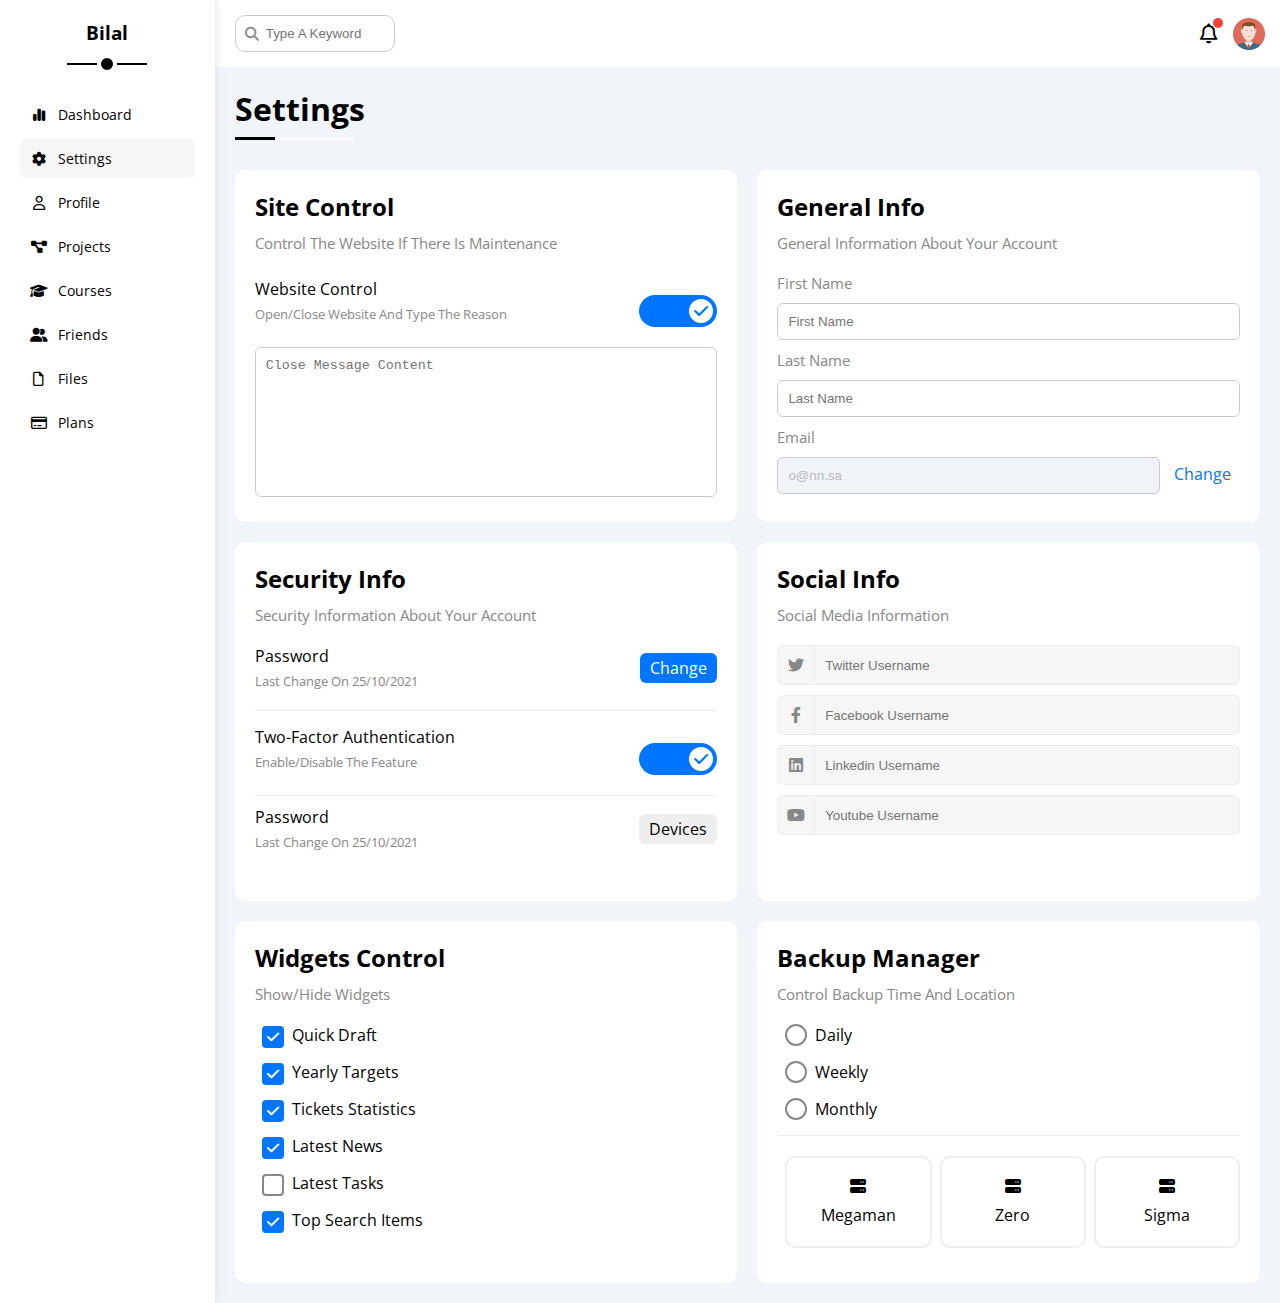
<file: Settings.html>
<!DOCTYPE html>
<html lang="en">
  <head>
    <meta charset="UTF-8" />
    <meta http-equiv="X-UA-Compatible" content="IE=edge" />
    <meta name="viewport" content="width=device-width, initial-scale=1.0" />
    <title>Settings</title>
    <link rel="stylesheet" href="css/all.min.css" />
    <link rel="stylesheet" href="css/framework.css" />
    <link rel="stylesheet" href="css/master.css" />
    <link rel="preconnect" href="https://fonts.googleapis.com" />
    <link rel="preconnect" href="https://fonts.gstatic.com" crossorigin />
    <link href="https://fonts.googleapis.com/css2?family=Open+Sans:wght@300;500&display=swap" rel="stylesheet" />
  </head>
  <body>
    <div class="page d-flex">
      <div class="sidebar bg-white p-20 p-relative">
        <h3 class="p-relative txt-c mt-0">Bilal</h3>
        <ul>
          <li>
            <a class="d-flex align-center fs-14 c-black rad-6 p-10" href="index.html">
              <i class="fa-solid fa-chart-simple fa-fw"></i>
              <span>Dashboard</span>
            </a>
          </li>
          <li>
            <a class="active d-flex align-center fs-14 c-black rad-6 p-10" href="Settings.html">
              <i class="fa-solid fa-gear fa-fw"></i>
              <span>Settings</span>
            </a>
          </li>
          <li>
            <a class="d-flex align-center fs-14 c-black rad-6 p-10" href="Profile.html">
              <i class="fa-regular fa-user fa-fw"></i>
              <span>Profile</span>
            </a>
          </li>
          <li>
            <a class="d-flex align-center fs-14 c-black rad-6 p-10" href="Projects.html">
              <i class="fa-solid fa-diagram-project fa-fw"></i>
              <span>Projects</span>
            </a>
          </li>
          <li>
            <a class="d-flex align-center fs-14 c-black rad-6 p-10" href="Courses.html">
              <i class="fa-solid fa-graduation-cap fa-fw"></i>
              <span>Courses</span>
            </a>
          </li>
          <li>
            <a class="d-flex align-center fs-14 c-black rad-6 p-10" href="Friends.html">
              <i class="fa-solid fa-user-group fa-fw"></i>
              <span>Friends</span>
            </a>
          </li>
          <li>
            <a class="d-flex align-center fs-14 c-black rad-6 p-10" href="Files.html">
              <i class="fa-regular fa-file fa-fw"></i>
              <span>Files</span>
            </a>
          </li>
          <li>
            <a class="d-flex align-center fs-14 c-black rad-6 p-10" href="Plans.html">
              <i class="fa-regular fa-credit-card fa-fw"></i>
              <span>Plans</span>
            </a>
          </li>
        </ul>
      </div>
      <div class="content w-full">
        <!-- start head  -->
        <div class="head bg-white p-15 between-flex">
          <div class="search p-relative">
            <input class="p-10" type="search" placeholder="Type A Keyword">
          </div>
          <div class="icons d-flex align-center">
            <span class="notification p-relative">
              <i class="fa-regular fa-bell fa-lg"></i>
            </span>
            <img src="imgs/avatar.png" alt="">
          </div>
        </div>
        <!-- end head  -->
        <h1 class="p-relative">Settings</h1>
        <div class="Settings-page m-20 d-grid gap-20">
            <!-- start settings box -->
            <div class="p-20 bg-white rad-10">
                <h2 class="mt-0 mb-10">Site Control</h2>
                <p class="c-grey fs-15 mb-20 mt-0">Control The Website If There Is Maintenance</p>
                <div class="between-flex mb-20">
                    <div>
                        <div class="fs-16 ">Website Control</div>
                        <div class="fs-13 c-grey mt-5">Open/Close Website And Type The Reason</div>
                    </div>
                    <label>
                        <input class="toggle-checkbox" type="checkbox" checked>
                        <div class="toggle-switch"></div>
                    </label>
                </div>
                <textarea class="close-message p-10 rad-6 c-grey w-full b-none" placeholder="Close Message Content"></textarea>
            </div>
            <!-- start general info -->
             <div class="general-info p-20 bg-white rad-10">
              <h2 class="mt-0 mb-10">General Info</h2>
              <p class="c-grey fs-15 mb-20 mt-0">General Information About Your Account</p>
              <form action="">
                <div>
                  <label class="c-grey fs-15 mb-10 d-block" for="First-Name">First Name</label>
                  <input class="b-none rad-6 w-full p-10 mb-10" type="text" placeholder="First Name" id="First-Name">
                </div>
                <div>
                  <label class="c-grey fs-15 mb-10 d-block" for="Last-Name">Last Name</label>
                  <input class="b-none rad-6 w-full p-10 mb-10" type="text" placeholder="Last Name" id="Last-Name">
                </div>
                <div>
                  <label class="c-grey fs-15 mb-10 d-block" for="Email">Email</label>
                  <input class="b-none rad-6 w-full p-10 mr-10 email" type="email" value="o@nn.sa" id="Email" disabled>
                  <a class="c-blue" href="#">Change</a>
                </div>
              </form>
             </div>
            <!-- end general info -->
            <!-- start Security info -->
             <div class="security-info p-20 rad-10 bg-white">
              <h2 class="mt-0 mb-10">Security Info</h2>
              <p class="c-grey fs-15 mb-20 mt-0">Security Information About Your Account</p>
              <div class="pass between-flex pb-20 mb-10">
                <div>
                  <div class="fs-16">Password</div>
                  <div class="c-grey mt-5 fs-13">Last Change On 25/10/2021</div>
                </div>
                <a class="btn-shape c-white bg-blue fs-16" href="#">Change</a>
              </div>
              <div class="between-flex pb-20 mb-10">
                <div>
                  <div class="fs-16">Two-Factor Authentication</div>
                  <div class="c-grey mt-5 fs-13">Enable/Disable The Feature</div>
                </div>
                <label>
                  <input class="toggle-checkbox" type="checkbox" checked>
                  <div class="toggle-switch"></div>
                </label>
              </div>
              <div class="between-flex pb-20 mb-10">
                <div>
                  <div class="fs-16">Password</div>
                  <div class="c-grey mt-5 fs-13">Last Change On 25/10/2021</div>
                </div>
                <a class="btn-shape bg-grey fs-16" href="#">Devices</a>
              </div>
             </div>
            <!-- end Security info -->
            <!-- start Social Info -->
             <div class="social-Info rad-10 p-20 bg-white">
              <h2 class="mt-0 mb-10">Social Info</h2>
              <p class="mb-20 fs-15 c-grey mt-0">Social Media Information</p>
              <form action="">
                <div class="align-center d-flex mb-10">
                  <i class="fa-brands fa-twitter center-flex c-grey rad-6"></i>
                  <input type="text" class="p-10 b-none w-full rad-6" placeholder="Twitter Username">
                </div>
                <div class="align-center d-flex mb-10">
                  <i class="fa-brands fa-facebook-f center-flex c-grey rad-6"></i>
                  <input type="text" class="p-10 b-none w-full rad-6" placeholder="Facebook Username">
                </div>
                <div class="align-center d-flex mb-10">
                  <i class="fa-brands fa-linkedin center-flex c-grey rad-6"></i>
                  <input type="text" class="p-10 b-none w-full rad-6" placeholder="Linkedin Username">
                </div>
                <div class="align-center d-flex">
                  <i class="fa-brands fa-youtube center-flex c-grey rad-6"></i>
                  <input type="text" class="p-10 b-none w-full rad-6" placeholder="Youtube Username">
                </div>
              </form>
             </div>
            <!-- end Social Info -->
            <!-- start widgets control -->
             <div class="widgets-control rad-10 p-20 bg-white">
              <h2 class="mt-0 mb-10">Widgets Control</h2>
              <p class="mb-20 fs-15 c-grey mt-0">Show/Hide Widgets</p>
              <div class="d-flex mb-15">
                <input type="checkbox" id="one" checked>
                <label for="one">Quick Draft</label>
              </div>
              <div class="d-flex mb-15">
                <input type="checkbox" id="two" checked>
                <label for="two">Yearly Targets</label>
              </div>
              <div class="d-flex mb-15">
                <input type="checkbox" id="three" checked>
                <label for="three">Tickets Statistics</label>
              </div>
              <div class="d-flex mb-15">
                <input type="checkbox" id="four" checked>
                <label for="four">Latest News</label>
              </div>
              <div class="d-flex mb-15">
                <input type="checkbox" id="five">
                <label for="five">Latest Tasks</label>
              </div>
              <div class="d-flex mb-15">
                <input type="checkbox" id="six" checked>
                <label for="six">Top Search Items</label>
              </div>
             </div>
            <!-- end widgets control -->
            <!-- start Backup manager -->
             <div class="backup-manager rad-10 p-20 bg-white">
              <h2 class="mt-0 mb-10">Backup Manager</h2>
              <p class="mb-20 fs-15 c-grey mt-0">Control Backup Time And Location</p>
              <div class="date d-flex mb-15">
                <input type="radio" id="daily" name="time">
                <label for="daily">Daily</label>
              </div>
              <div class="date d-flex align-center mb-15">
                <input type="radio" id="weekly" name="time">
                <label for="weekly">Weekly</label>
              </div>
              <div class="date d-flex align-center mb-15">
                <input type="radio" id="monthly" name="time">
                <label for="monthly">Monthly</label>
              </div>
              <div class="servers pt-20 d-flex align-center txt-c">
                <input type="radio" id="server-one" name="server">
                <div class="server mb-15 rad-10 p-20 w-full">
                  <label for="server-one" class="d-block">
                    <i class="fa-solid fa-server d-block mb-10"></i>
                    Megaman
                  </label>
                </div>
                <input type="radio" id="server-two" name="server">
                <div class="server mb-15 rad-10 p-20 w-full">
                  <label for="server-two" class="d-block">
                    <i class="fa-solid fa-server d-block mb-10"></i>
                    Zero
                  </label>
                </div>
                <input type="radio" id="server-three" name="server">
                <div class="server mb-15 rad-10 p-20 w-full">
                  <label for="server-three" class="d-block">
                    <i class="fa-solid fa-server d-block mb-10"></i>
                    Sigma
                  </label>
                </div>
              </div>
             </div>
            <!-- end Backup manager -->
            <!-- end settings box -->
        </div>
      </div>
    </div>
  </body>
</html>
</file>
<file: css/framework.css>
:root {
  --blue-color: #0075ff;
  --blue-alt-color: #0d69d5;
  --orange-color: #f59e0b;
  --green-color: #22c55e;
  --red-color: #f44336;
  --grey-color: #888;
  --fa-style-family-classic: "Font Awesome 6 Free";
}
/* Start Box */
.d-block {
  display: block;
}
.d-flex {
  display: flex;
}
.align-center {
  align-items: center;
}
.space-between {
  justify-content: space-between;
}
.f-wrap {
  flex-wrap: wrap;
}
.d-grid {
  display: grid;
}
.gap-20 {
  gap: 20px;
}
@media (max-width: 767px) {
  .block-mobile {
    display: block;
  }
  .hide-mobile {
    display: none;
  }
}
/* End Box */
/* Start Padding + Margin */
.p-5 {
  padding: 5px;
}
.p-10 {
  padding: 10px;
}
.p-15 {
  padding: 15px;
}
.p-20 {
  padding: 20px;
}
.pt-10 {
  padding-top: 10px;
}
.pt-15 {
  padding-top: 15px;
}
.pt-20 {
  padding-top: 20px;
}
.pb-10 {
  padding-bottom: 10px;
}
.pb-15 {
  padding-bottom: 15px;
}
.pb-20 {
  padding-bottom: 20px;
}
.m-20 {
  margin: 20px;
}
.m-0 {
  margin: 0;
}
.mt-0 {
  margin-top: 0;
}
.mt-5 {
  margin-top: 5px;
}
.mt-10 {
  margin-top: 10px;
}
.mt-15 {
  margin-top: 15px;
}
.mt-20 {
  margin-top: 20px;
}
.mr-5 {
  margin-right: 5px;
}
.mr-10 {
  margin-right: 10px;
}
.mr-20 {
  margin-right: 20px;
}
.ml-20 {
  margin-left: 20px;
}
.mb-5 {
  margin-bottom: 5px;
}
.mb-10 {
  margin-bottom: 10px;
}
.mb-15 {
  margin-bottom: 15px;
}
.mb-20 {
  margin-bottom: 20px;
}
.mb-30 {
  margin-bottom: 30px;
}
/* End Padding + Margin */
/* Start Color */
.bg-white {
  background-color: white;
}
.bg-eee {
  background-color: #eee;
}
.bg-blue {
  background-color: var(--blue-color);
}
.bg-orange {
  background-color: var(--orange-color);
}
.bg-green {
  background-color: var(--green-color);
}
.bg-red {
  background-color: var(--red-color);
}
.c-black {
  color: black;
}
.c-blue {
  color: var(--blue-color);
}
.c-grey {
  color: var(--grey-color);
}
.c-white {
  color: white;
}
.c-orange {
  color: var(--orange-color);
}
.c-green {
  color: var(--green-color);
}
.c-red {
  color: var(--red-color);
}
/* End Color */
/* Start Position */
.p-relative {
  position: relative;
}
.p-absolute {
  position: absolute;
}
/* End Position */
/* Start Font */
.txt-c {
  text-align: center;
}
@media (max-width: 767px) {
  .txt-c-mobile {
    text-align: center;
  }
}
.fs-13 {
  font-size: 13px;
}
.fs-14 {
  font-size: 14px;
}
.fs-15 {
  font-size: 15px;
}
.fs-16 {
  font-size: 16px;
}
.fw-bold {
  font-weight: bold;
}
/* End Font */
/* Start Border */
.rad-6 {
  border-radius: 6px;
}
.rad-10 {
  border-radius: 10px;
}
.rad-half {
  border-radius: 50%;
}
.b-none {
  border: none;
}
/* End Border */
/* Start Width + Height */
.w-full {
  width: 100%;
}
.w-fit {
  width: fit-content;
}
/* End Width + Height */
/* Start Components */
.center-flex {
  display: flex;
  justify-content: center;
  align-items: center;
}
.between-flex {
  display: flex;
  justify-content: space-between;
  align-items: center;
}
.btn-shape {
  padding: 4px 10px;
  border-radius: 6px;
}
/* End Components */
</file>
<file: css/master.css>
:root {
  --blue-color: #0075ff;
  --blue-alt-color: #0d69d5;
  --orange-color: #f59e0b;
  --green-color: #22c55e;
  --red-color: #f44336;
  --grey-color: #888;
  --fa-style-family-classic: "Font Awesome 6 Free";
}
* {
  box-sizing: border-box;
}
body {
  font-family: "Open Sans", sans-serif;
  margin: 0;
}
*:focus {
  outline: none;
}
a {
  text-decoration: none;
}
ul {
  list-style: none;
  padding: 0;
}
::-webkit-scrollbar {
  width: 15px;
}
::-webkit-scrollbar-track {
  background-color: white;
}
::-webkit-scrollbar-thumb {
  background-color: var(--blue-color);
}
::-webkit-scrollbar-thumb:hover {
  background-color: var(--blue-alt-color);
}
.page {
  background-color: #f1f5f9;
  min-height: 100vh;
}
/* Start Sidebar */
.sidebar {
  width: 250px;
  box-shadow: 0 0 10px #ddd;
}
.sidebar > h3 {
  margin-bottom: 50px;
}
.sidebar > h3::before,
.sidebar > h3::after {
  content: "";
  position: absolute;
  background-color: black;
  left: 50%;
  transform: translateX(-50%);
}
.sidebar > h3::before {
  height: 2px;
  width: 80px;
  bottom: -20px;
}
.sidebar > h3::after {
  height: 12px;
  width: 12px;
  border-radius: 50%;
  bottom: -29px;
  border: 4px solid white;
}
.sidebar ul li a {
  transition: 0.3s;
  margin-bottom: 5px;
}
.sidebar ul li a span {
  font-size: 14px;
  margin-left: 10px;
}
.sidebar ul li a:hover,
.sidebar ul li a.active {
  background-color: #f6f6f6f6;
}
@media (max-width: 767px) {
  .sidebar {
    width: 62px;
    padding: 10px;
  }  
  .sidebar > h3 {
    font-size: 13px;
    margin-bottom: 15px;
  }
  .sidebar > h3::before,
  .sidebar > h3::after {
    display: none;
  }
  .sidebar ul li a span {
    display: none;
  }
}
/* End Sidebar */
/* Start Content */
.content {
  overflow: hidden;
}
.head .search::before {
  content: "\f002";
  font-family: "Font Awesome 6 Free";
  font-weight: 900;
  position: absolute;
  left: 15px;
  top: 50%;
  transform: translateY(-50%);
  font-size: 14px;
  color: var(--grey-color);
}
.head .search input {
  border: 1px solid #ccc;
  border-radius: 10px;
  padding-left: 30px;
  margin-left: 5px;
  width: 160px;
  transition: width 0.3s;
}
.head .search input:focus {
  width: 200px;
}
.head .search input:focus::placeholder {
  opacity: 0;
}
.head .icons .notification::before {
  content: "";
  position: absolute;
  width: 10px;
  height: 10px;
  border-radius: 50%;
  right: -5px;
  top: -5px;
  background-color: var(--red-color);
}
.head .icons img {
  width: 32px;
  height: 32px;
  margin-left: 15px;
}
.page .content h1 {
  margin: 20px 20px 40px;
}
.page .content h1::before,
.page .content h1::after {
  content: "";
  height: 3px;
  position: absolute;
  bottom: -10px;
  left: 0;
}
.page .content h1::after {
  width: 40px;
  background-color: black;
}
.page .content h1::before {
  width: 120px;
  background-color: white;
}
.wrapper {
  grid-template-columns: repeat(auto-fill, minmax(450px, 1fr));
  margin-left: 20px;
  margin-right: 20px;
  margin-bottom: 20px;
}
@media (max-width: 767px) {
  .wrapper {
    grid-template-columns: minmax(200px, 1fr);
    margin-left: 10px;
    margin-right: 10px;
    gap: 10px;
  }
}
/* End Content */
/* Start Welcome Widget */
.welcome {
  overflow: hidden;
}
.welcome .intro img {
  width: 200px;
  margin-bottom: -10px;
}
.welcome .body {
  border-top: 1px solid #eee;
  border-bottom: 1px solid #eee;
}
.welcome .body > div {
  flex: 1;
}
.welcome .visit {
  margin: 0 15px 15px auto;
  transition: 0.3s;
}
.welcome .visit:hover {
  background-color: var(--blue-alt-color);
}
.welcome .avatar {
  width: 64px;
  height: 64px;
  border: 2px solid white;
  border-radius: 50%;
  padding: 2px;
  box-shadow: 0 0 5px #ddd;
  margin-left: 20px;
  margin-top: -32px;
}
@media (max-width: 767px) {
  .welcome .intro {
    padding-bottom: 30px;
  }
  .welcome .avatar {
    margin-left: 0;
  }
  .welcome .body > div:not(:last-child) {
    padding-bottom: 20px;
  }
}
/* End Welcome Widget */
/* Start Quick Draft Widget */
.quick-draft textarea {
  resize: none;
  min-height: 180px;
}
.quick-draft .save {
  margin-left: auto;
  transition: 0.3s;
  cursor: pointer;
}
.quick-draft .save:hover {
  background-color: var(--blue-alt-color);
}
/* End Quick Draft Widget */
/* Start Targets */
.targets .target-row .icon {
  width: 80px;
  height: 80px;
  margin-right: 15px;
}
.targets .target-row .details {
  flex: 1;  
}
.targets .target-row .details .progress {
  height: 4px;
}
.targets .target-row .details .progress span {
  height: 4px;
  position: absolute;
  top: 0;
}
.targets .target-row .details .progress span p {
  top: -47px;
  position: absolute;
  right: -18px;
  padding: 2px 5px;
  font-size: 13px;
}
.targets .target-row .details .progress p::before {
  content: "";
  position: absolute;
  bottom: -12px;
  left: 50%;
  transform: translateX(-50%);
  border-width: 6px;
  border-style: solid;
}
.targets .target-row.blue .details .progress span,
.targets .target-row.blue .details .progress p {
  background-color: var(--blue-color);
}
.targets .target-row.blue .details .progress p::before {
  border-color: var(--blue-color) transparent transparent transparent;
}
.blue .progress,
.blue .icon {
  background-color: hsla(212, 100%, 50%, 0.2);
  color: var(--blue-color);
}
.targets .target-row.orange .details .progress p, 
.targets .target-row.orange .details .progress span {
  background-color: var(--orange-color);
}
.targets .target-row.orange .details .progress p::before {
  border-color: var(--orange-color) transparent transparent transparent;
}
.orange .progress,
.orange .icon {
  background-color: hsla(38, 92%, 50%, 0.2);
  color: var(--orange-color);
}
.targets .target-row.green .details .progress span,
.targets .target-row.green .details .progress p {
  background-color: var(--green-color);
}
.targets .target-row.green .details .progress p::before {
  border-color: var(--green-color) transparent transparent transparent;
}
.green .progress,
.green .icon {
  background-color: hsla(142, 71%, 45%, 0.2);
  color: var(--green-color);
}
/* End Targets */
/* Start Tickets */
/* .tickets .holder {
  display: grid;
  grid-template-columns: repeat(auto-fill, minmax(220px, 1fr));
  gap: 10px;
} */
.tickets .holder .box {
  border: 1px solid #ddd;
  width: calc(50% - 10px);
}
/* End Tickets */
/* Start Latest News */
.News ul li img {
  width: 100px;
}
@media (min-width: 768px) {
  .News ul li img {
    margin-right: 15px;
  }
}
.News ul li:not(:last-child) {
  padding-bottom: 20px;
  border-bottom: 1px solid #ccc;
}
.News ul li span {
  margin-left: auto;
  padding: 5px 10px;
}
@media (max-width: 767px) {
  .News ul li {
    flex-direction: column;
  }
  .News ul li span { 
    margin-left: 0;
  }
  .News ul li .info { 
    margin: 10px 0;
  }
}
/* End Latest News */
/* Start Tasks */
.tasks ul li:not(:last-child) {
  border-bottom: 1px solid #eee;
  padding-bottom: 15px;
  margin-bottom: 15px;
}
.tasks ul li i {
  cursor: pointer;
  transition: 0.3s;
}
.tasks ul li i:hover {
  color: var(--red-color);
}
.tasks ul .active {
  opacity: 30%;
}
.tasks ul .active h3, 
.tasks ul .active span {
  text-decoration: line-through;
}
/* End Tasks */
/* Start Latest Uploads */
.Latest-Uploads .row .info img {
  width: 40px;
}
.Latest-Uploads .row:not(:last-child) {
  border-bottom: 1px solid #eee;
}
/* End Latest Uploads */
/* Start Last Project */
.last-project .content ul::before {
  content: "";
  position: absolute;
  width: 2px;
  height: 80%;
  left: 20px;
  top: 10px;
  background-color: var(--blue-color);
}
.last-project .content ul li {
  padding-left: 50px;
}
.last-project .content img {
  width: 160px;
  height: 160px;
  opacity: 0.2;
  position: absolute;
  bottom: 0;
  right: 0;
}
.last-project .content ul li::before,
.last-project .content ul li::after  {
  content: "";
  position: absolute;
  transform: translateY(-50%);
  border-radius: 50%;
  top: 50%;
}
.last-project .content ul li::before {
  left: 7px;
  background-color: white;
  border: 2px solid var(--blue-color);
  height: 24px;
  width: 24px;
}
.last-project .content ul li::after {
  height: 20px;
  width: 20px;
  background-color: var(--blue-color);
  left: 11px;
}
.last-project .content ul .empty::after {
  opacity: 0;
}
.last-project .content ul .current::after {
  animation: change-color 2s infinite;
} 
/* End Last Project */
/* Start Reminders */
.Reminders ul li {
  padding-left: 55px;
}
.Reminders ul li::before {
  content: "";
  position: absolute;
  height: 15px;
  width: 15px;
  border-radius: 50%;
  left: 13px;
  top: 50%;
  transform: translateY(-50%);
}
.Reminders ul li::after {
  content: '';
  position: absolute;
  left: 40px;
  top: 0;
  height: 100%;
  width: 2px;
}
.Reminders ul li.blue::before,
.Reminders ul li.blue::after {
  background-color: var(--blue-color);
}
.Reminders ul li.green::before,
.Reminders ul li.green::after {
  background-color: var(--green-color);
}
.Reminders ul li.orange::before,
.Reminders ul li.orange::after {
  background-color: var(--orange-color);
}
.Reminders ul li.red::before,
.Reminders ul li.red::after {
  background-color: var(--red-color);
}
/* End Reminders */
/* Start Latest Post */
.Latest-Post .info img {
  width: 50px;
  height: 50px;
}
.Latest-Post > p {
  border-bottom: 1px solid #eee;
  border-top: 1px solid #eee;
  line-height: 1.8;
  text-transform: capitalize;
}
/* End Latest Post */
/* Start Social Media */
.Social-Media ul li p {
  flex: 1;
  margin-left: 20px;
  padding-left: 50px;
}
.Social-Media ul li i {
  width: 50px;
  height: 100%;
  position: absolute;
  transition: 0.3s;
}
.Social-Media ul li i:hover {
  transform: rotate(5deg);
}
.Social-Media ul li.twitter {
  background-color: #0077ff33;
}
.Social-Media ul li.twitter i,
.Social-Media ul li.twitter a {
  background-color: #1da1f2;
}
.Social-Media ul li.twitter p {
  color: #1da1f2;
}
.Social-Media ul li.facebook {
  background-color: #1876f233;
}
.Social-Media ul li.facebook i,
.Social-Media ul li.facebook a {
  background-color: #1877f2;
}
.Social-Media ul li.facebook p {
  color: #1877f2;
}
.Social-Media ul li.youtube {
  background-color: #ff000033;
}
.Social-Media ul li.youtube i,
.Social-Media ul li.youtube a {
  background-color: #ff0000;
}
.Social-Media ul li.youtube p {
  color: #ff0000;
}
.Social-Media ul li.linkedin {
  background-color: #0074b333;
}
.Social-Media ul li.linkedin i,
.Social-Media ul li.linkedin a {
  background-color: #0077b5;
}
.Social-Media ul li.linkedin p {
  color: #0077b5;
}
/* End Social Media */
/* Start Projects Table */
.responsive-table {
  overflow-x: auto;
}
@media (max-width: 767px) {
  .projects-table {
    margin-left: 10px;
    margin-right: 10px;
  }
}
.responsive-table table {
  min-width: 1000px;
  border-spacing: 0;
}
.responsive-table table td {
  padding: 15px;
}
.responsive-table table thead td {
  background-color: #eee;
  font-weight: bold;
}
.responsive-table table tbody td img {
  width: 32px;
  height: 32px;
  border-radius: 50%;
  padding: 2px;
  background-color: white;
}
.responsive-table table tbody td img:not(:first-child) {
  margin-left: -20px;
}
.responsive-table table tbody td {
  border-left: 1px solid #eee;
  border-bottom: 1px solid #eee;
}
.responsive-table table tbody tr td:last-child {
  border-right: 1px solid #eee;
}
.responsive-table table tbody tr:hover td {
  background-color: #faf7f7;
}
/* End Projects Table */
/* Start Settings */
.toggle-checkbox {
  -webkit-appearance: none;
  appearance: none;
}
.toggle-switch {
  width: 78px;
  height: 32px;
  position: relative;
  background-color: #ccc;
  border-radius: 16px;
  cursor: pointer;
}
.toggle-switch::before {
  background-color: white;
  content: "\f00d";
  font-weight: 900;
  font-family: var(--fa-style-family-classic);
  color: #ccc;
  height: 24px;
  width: 24px;
  top: 4px;
  left: 4px;
  position: absolute;
  border-radius: 50%;
  display: flex;
  justify-content: center;
  align-items: center;
  transition: 0.3s;
}
.toggle-checkbox:checked + .toggle-switch {
  background-color: var(--blue-color);
}
.toggle-checkbox:checked + .toggle-switch::before {
  content: "\f00c";
  left: 50px;
  color: var(--blue-color);
}
.Settings-page {
  grid-template-columns: repeat(auto-fill, minmax(500px, 1fr));
}
@media (max-width: 767px) {
  .Settings-page {
    grid-template-columns: minmax(100px, 1fr);
    margin-right: 10px;
    margin-left: 10px;
    gap: 10px;
  }
}
.Settings-page .close-message {
  resize: none;
  border: 1px solid #ccc;
  min-height: 150px;
}
.general-info form input {
  border: 1px solid #ccc;
}
.general-info form input.email {
  width: calc(100% - 80px);
}
.general-info form input.email:disabled {
  background-color: #f0f4f8;
  color: #bbb;
  cursor: no-drop;
}
.security-info > div:not(:last-child) {
  border-bottom: 1px solid #eee;
}
.security-info > div:last-child a {
  background-color: #eee;
  color: black;
}
.security-info .pass a {
  transition: 0.3s;
}
.security-info .pass a:hover {
  background-color: var(--blue-alt-color);
}
.social-Info form input {
  background-color: #f6f6f6;
  border: 1px solid #eee;
  height: 40px;
  border-radius: 0px 6px 6px 0px;
}
.social-Info form > div:focus-within i {
  color: black;
}
.social-Info form div i {
  background-color: #f6f6f6;
  border: 1px solid #eee;
  border-right: none;
  height: 40px;
  width: 40px;
  border-radius: 6px 0px 0px 6px;
}
.widgets-control input {
  -webkit-appearance: none;
  appearance: none;
}
.widgets-control label {
  padding-left: 30px;
  position: relative;
  cursor: pointer;
}
.widgets-control label::after,
.widgets-control label::before {
  position: absolute;
  height: 18px;
  width: 18px;
}
.widgets-control label::before {
  content: '';
  border: 2px solid var(--grey-color);
  top: calc(50% - 9px);
  left: 0;
  border-radius: 4px;
  z-index: 1;
}
.widgets-control label::after {
  content: "\f00c";
  font-family: var(--fa-style-family-classic);
  font-weight: 900;
  font-size: 14px;
  display: flex;
  justify-content: center;
  align-items: center;
  left: 2px;
  top: calc(50% - 7px);
  background-color: var(--blue-color);
  color: white;
  transition: 0.3s;
  transform: scale(0) rotate(1turn);
}
.widgets-control input[type="checkbox"]:checked + label::after {
  transform: scale(1) rotate(0);
}
.widgets-control input[type="checkbox"]:checked + label::before,
.widgets-control label:hover:before {
  border-color: var(--blue-color);
}
.backup-manager .date input {
  -webkit-appearance: none;
  appearance: none;
}
.backup-manager .date label {
  padding-left: 30px;
  position: relative;
  cursor: pointer;
}
.backup-manager .date label::before {
  content: "";
  position: absolute;
  left: 0;
  width: 18px;
  height: 18px;
  border: 2px solid var(--grey-color);
  border-radius: 50%;
}
.backup-manager .date label::after {
  content: "";
  position: absolute;
  left: 5px;
  top: 5px;
  background-color: var(--blue-color);
  height: 12px;
  width: 12px;
  border-radius: 50%;
  transform: scale(0);
  transition: 0.3s;
}
.backup-manager .date input[type="radio"]:checked + label::after {
  transform: scale(1);
}
.backup-manager .date input[type="radio"]:checked + label::before {
  border: 2px solid var(--blue-color);
}
.backup-manager .servers {
  border-top: 1px solid #eee;
}
@media (max-width: 767px) {
  .backup-manager .servers {
    flex-wrap: wrap;
  }
}
.backup-manager .servers .server {
  position: relative;
  border: 2px solid #eee;
}
.backup-manager .servers .server label {
  cursor: pointer;
}
.backup-manager .servers input[type="radio"]:checked + .server {
  border-color: var(--blue-color);
  color: var(--blue-color);
}
.backup-manager .servers input {
  -webkit-appearance: none;
  appearance: none;
}
/* End Settings */
/* Start Profile Page */
.profile-page .avatar-box {
  width: 300px;
  flex-wrap: wrap;
}
@media (min-width: 768px) {
  .profile-page .info {
    border-left: 1px solid #eee;
  }
}
@media (max-width: 767px) {
  .profile-page .overview {
    flex-direction: column;
  }
}
.profile-page .avatar-box img {
  width: 120px;
  height: 120px;
}
.profile-page .avatar-box .level {
  height: 6px;
  width: 70%;
  margin: auto;
}
.profile-page .avatar-box .level span {
  background-color: var(--blue-color);
  position: absolute;
  height: 100%;
  border-radius: 6px;
  top: 0;
  left: 0;
}
.profile-page .overview .info .box {
  flex-wrap: wrap;
  border-bottom: 1px solid #eee;
  transition: 0.3s;
}
.profile-page .overview .info .box:hover {
  background-color: #f9f9f9;
}
.profile-page .overview .info .box > div {
  min-width: 250px;
  padding: 10px 0 0;
}
.profile-page .overview .info .box > div:last-child label {
  display: flex;
}
.profile-page .overview .info .box > div .toggle-switch  {
  height: 20px;
}
.profile-page .overview .info .box > div .toggle-checkbox:checked + .toggle-switch::before,
.profile-page .overview .info .box > div .toggle-checkbox + .toggle-switch::before {
  height: 12px;
  width: 12px;
  font-size: 8px;
}
.profile-page .overview .info .box > div .toggle-checkbox:checked + .toggle-switch::before {
  left: 62px;
}
.profile-page .overview .info .box h4 {
  font-weight: normal;
}
@media (max-width: 767px) {
  .profile-page .overview .info {
    text-align: center;
  }
  .profile-page .overview .info .box > div .toggle-switch {
    margin: auto;
  }
}
.profile-page .other-data .skills {
  flex: 1;
}
.profile-page .other-data .activities {
  flex: 2;
}
@media (max-width: 767px) {
  .profile-page .other-data {
  flex-direction: column;
  }
}
.profile-page .other-data .skills ul li:not(:last-child) {
  border-bottom: 1px solid #eee;
}
.profile-page .activities ul li img {
  width: 64px;
  height: 64px;
}
.profile-page .activities ul li .date {
  flex: 1;
  text-align: end;
}
.profile-page .activities ul li:not(:last-child) {
  border-bottom: 1px solid #eee;
}
@media (max-width: 767px) {
  .profile-page .activities ul li {
  flex-direction: column;
  text-align: center;
  }
  .profile-page .activities ul li .date {
  text-align: center;
  }
  .profile-page .activities ul li img {
  margin: auto;
  margin-bottom: 10px;
  }
}
/* Start Projects Page */
.projects-page {
  grid-template-columns: repeat(auto-fill, minmax(500px, 1fr));
}
@media (max-width: 767px) {
  .projects-page {
    grid-template-columns: minmax(200px, 1fr);
    margin-right: 10px;
    margin-left: 10px;
    gap: 10px;
  }
}
.projects-page .project-head span:last-child {
  position: absolute;
  right: -10px;
  top: -10px;
}
.projects-page .project .team {
  min-height: 80px;
  display: flex;
  align-items: end;
}
.projects-page .project .team img {
  width: 40px;
  height: 40px;
  border: 2px solid white;
  border-radius: 50%;
  position: relative;
}
.projects-page .project .team a:not(:first-child) {
  margin-left: -15px;
}
.projects-page .project .team a img:hover {
  z-index: 2;
}
.projects-page .project .do {
  text-align: end;
  border-top: 1px solid #eee;
  border-bottom: 1px solid #eee;
}
.projects-page .project .project-info .progress {
  width: 260px;
  height: 8px;
}
.projects-page .project .project-info .progress span {
  height: 100%;
}
@media (max-width: 767px) {
  .projects-page .project .do,
  .projects-page .project .project-info {
    display: flex;
    flex-direction: column;
  }
  .projects-page .project .do span {
    width: fit-content;
    margin-bottom: 15px;
  }
  .projects-page .project .project-info .price {
    margin-top: 15px;
  }
}
/* End Projects Page */
/* Start Courses Page */
.courses-page {
  grid-template-columns: repeat(auto-fill, minmax(300px, 1fr));
}
@media (max-width: 767px) {
  .courses-page {
    grid-template-columns: minmax(200px, 1fr);
    margin-right: 10px;
    margin-left: 10px;
    gap: 10px;
  }
}
.courses-page .course {
  overflow: hidden;
}
.courses-page .course h3 {
  font-size: 16px;
}
.courses-page .course p {
  line-height: 1.6;
}
.courses-page .course .avatar {
  position: absolute;
  width: 64px;
  height: 64px;
  border: 2px solid white;
  top: 20px;
  left: 20px;
  border-radius: 50%;
}
.courses-page .course .course-info {
  position: absolute;
  bottom: -13px;
  left: 50%;
  transform: translatex(-50%);
}
.courses-page .course .course-data {
  border-top: 1px solid #eee;
}
.courses-page .course img {
  width: 100%;
}
/* End Courses Page */
/* Start Friends Page */
.friends-page {
  grid-template-columns: repeat(auto-fill, minmax(300px, 1fr));
}
@media (max-width: 767px) {
  .friends-page {
    grid-template-columns: minmax(200px, 1fr);
    margin-right: 10px;
    margin-left: 10px;
    gap: 10px;
  }
}
.friends-page .friend .part-one img {
  width: 100px;
  height: 100px;
  border-radius: 50%;
}
.friends-page .friend .part-one {
  border-bottom: 1px solid #eee;
}
.friends-page .friend .icons {
  position: absolute;
  top: 10px;
  left: 10px;
  gap: 5px;
}
.friends-page .friend .icons a {
  border-radius: 50%;
  width: 33px;
  height: 33px;
}
.friends-page .friend .icons a:hover {
  background-color: var(--blue-color);
}
.friends-page .friend .icons a:hover i {
  color: white;
}
.friends-page .friend .part-two {
  border-bottom: 1px solid #eee;
}
.friends-page .friend .part-two span {
  position: absolute;
  right: 0;
  top: 50%;
  transform: translateY(-50%);
  font-size: 40px;
  opacity: 0.2;
  font-weight: bold;
}
/* End Friends Page */
/* Start Files Page */
.files-page .part-one {
  flex: 1;
  grid-template-columns: repeat(auto-fill, minmax(250px, 1fr));
}
.files-page .part-two {
  min-width: 260px; 
  height: fit-content; 
}
@media (max-width: 767px) {
  .files-page {
    flex-direction: column-reverse;
    margin-left: 10px;
    margin-right: 10px;
  }
  .files-page .part-one {
    grid-template-columns: minmax(250px, 1fr);
  }
}
.files-page .part-one .file img {
  width: 64px;
  height: 64px;
  display: block;
  margin: 15px auto;
  transition: 0.3s;
}
.files-page .part-one .file .info {
  border-top: 1px solid #eee;
}
.files-page .part-one .file:hover img {
  transform: rotate(5deg);
}
.files-page .part-two .file {
  border: 1px solid #eee;
}
.files-page .part-two .file span {
  flex: 1;
  text-align: right;
}
.files-page .part-two .file i {
  height: 40px;
  width: 40px;
  display: flex;
  justify-content: center;
  align-items: center;
}
.files-page .part-two a {
  margin: auto;
  display: block;
  width: fit-content;
  padding: 10px 15px;
  transition: 0.3s;
}
.files-page .part-two a:hover {
  background-color: var(--blue-alt-color);
}
.files-page .part-two a:hover i {
  animation: go-up 0.8s infinite;
}
.files-page .part-two .file.blue i {
  background-color: rgb(0 117 255 / 20%);
}
.files-page .part-two .file.green i {
  background-color: rgb(34 197 94 / 20%);
}
.files-page .part-two .file.red i {
  background-color: rgb(244 67 54 / 20%);
}
.files-page .part-two .file.orange i {
  background-color: rgb(245 158 11 / 20%);
}
/* End Files Page */
/* Start Plans Page */
.plans-page {
  grid-template-columns: repeat(auto-fill, minmax(500px, 1fr));
}
@media (max-width: 767px) {
  .plans-page {
    grid-template-columns: minmax(100px, 1fr);
    margin-right: 10px;
    margin-left: 10px;
    gap: 10px;
  }
}
.plans-page .plan .card {
  border: 3px solid white;
}
.plans-page .plan.Free .card {
  outline: 3px solid var(--green-color);
}
.plans-page .plan.Basic .card {
  outline: 3px solid var(--blue-color);
}
.plans-page .plan.Premium .card {
  outline: 3px solid var(--orange-color);
}
.plans-page .plan .card p {
  font-size: 40px;
}
.plans-page .plan .card p span {
  font-size: 25px;
  position: relative;
  top: -15px;
  right: -5px;
}
.plans-page .plan ul li {
  border-bottom: 1px solid #eee;
}
.plans-page .plan ul li span {
  flex: 1;
  text-align: right;
}
.plans-page .plan ul li span i {
  cursor: pointer;
}
/* End Plans Page */
/* Start Animation */
@keyframes change-color {
  0%, 100% {
    opacity: 0;
  }
  50% {
    opacity: 1;
  }
}
@keyframes go-up {
  0%, 100% {
    transform: translateY(0px);
  }
  50% {
    transform: translateY(-5px);
  }
}
/* End Animation */
</file>
